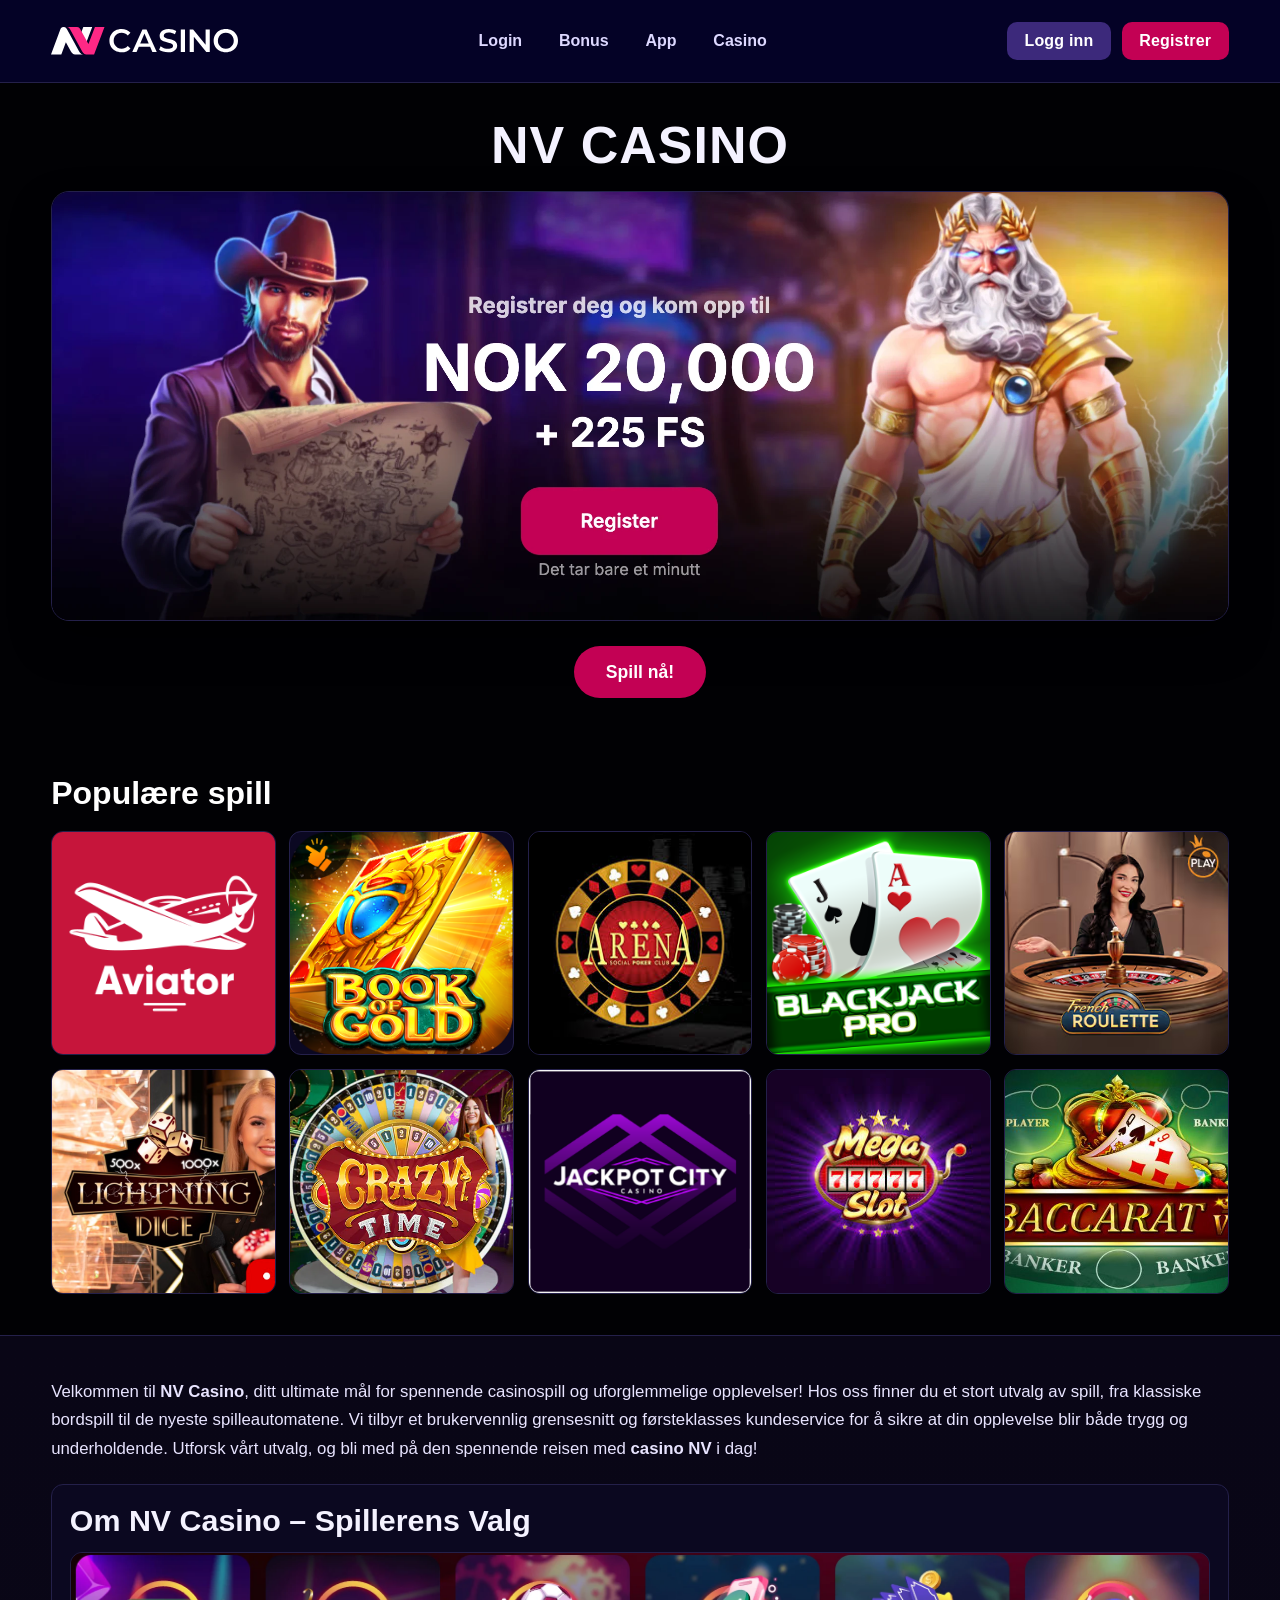
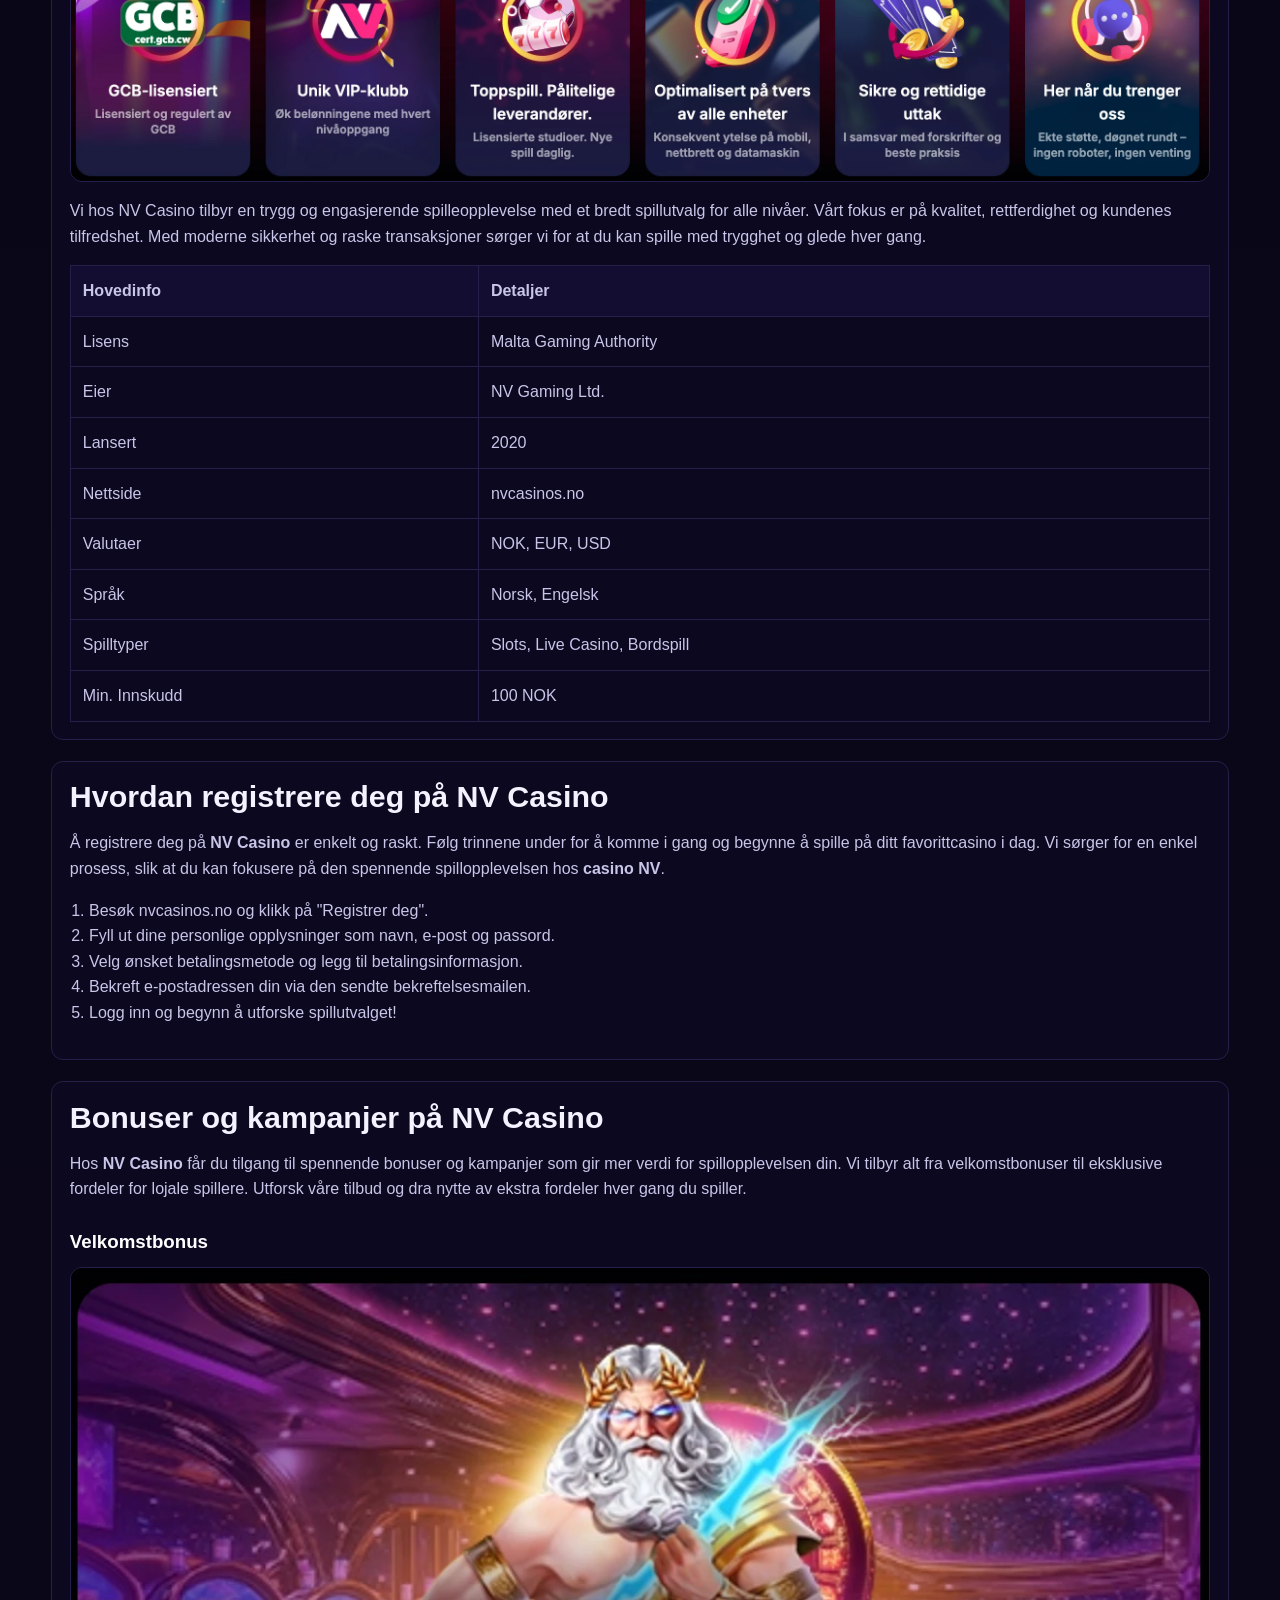
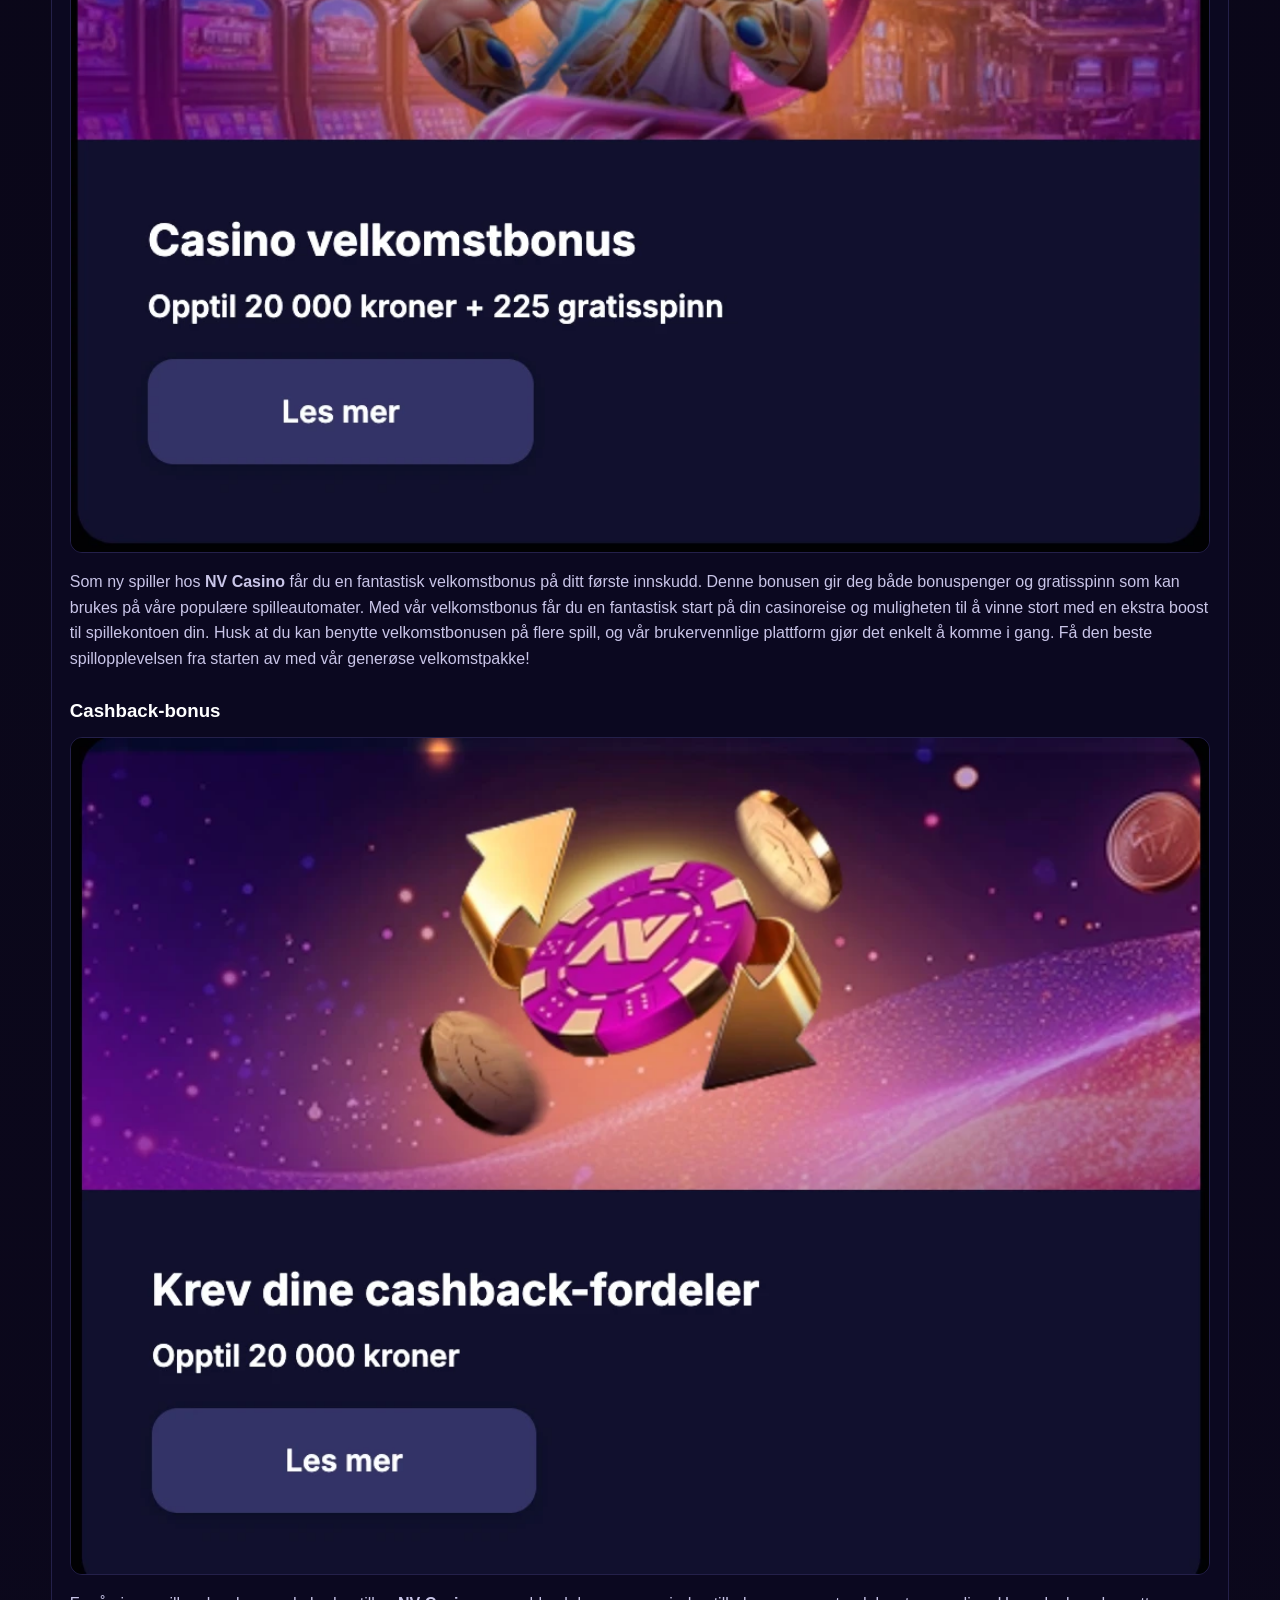
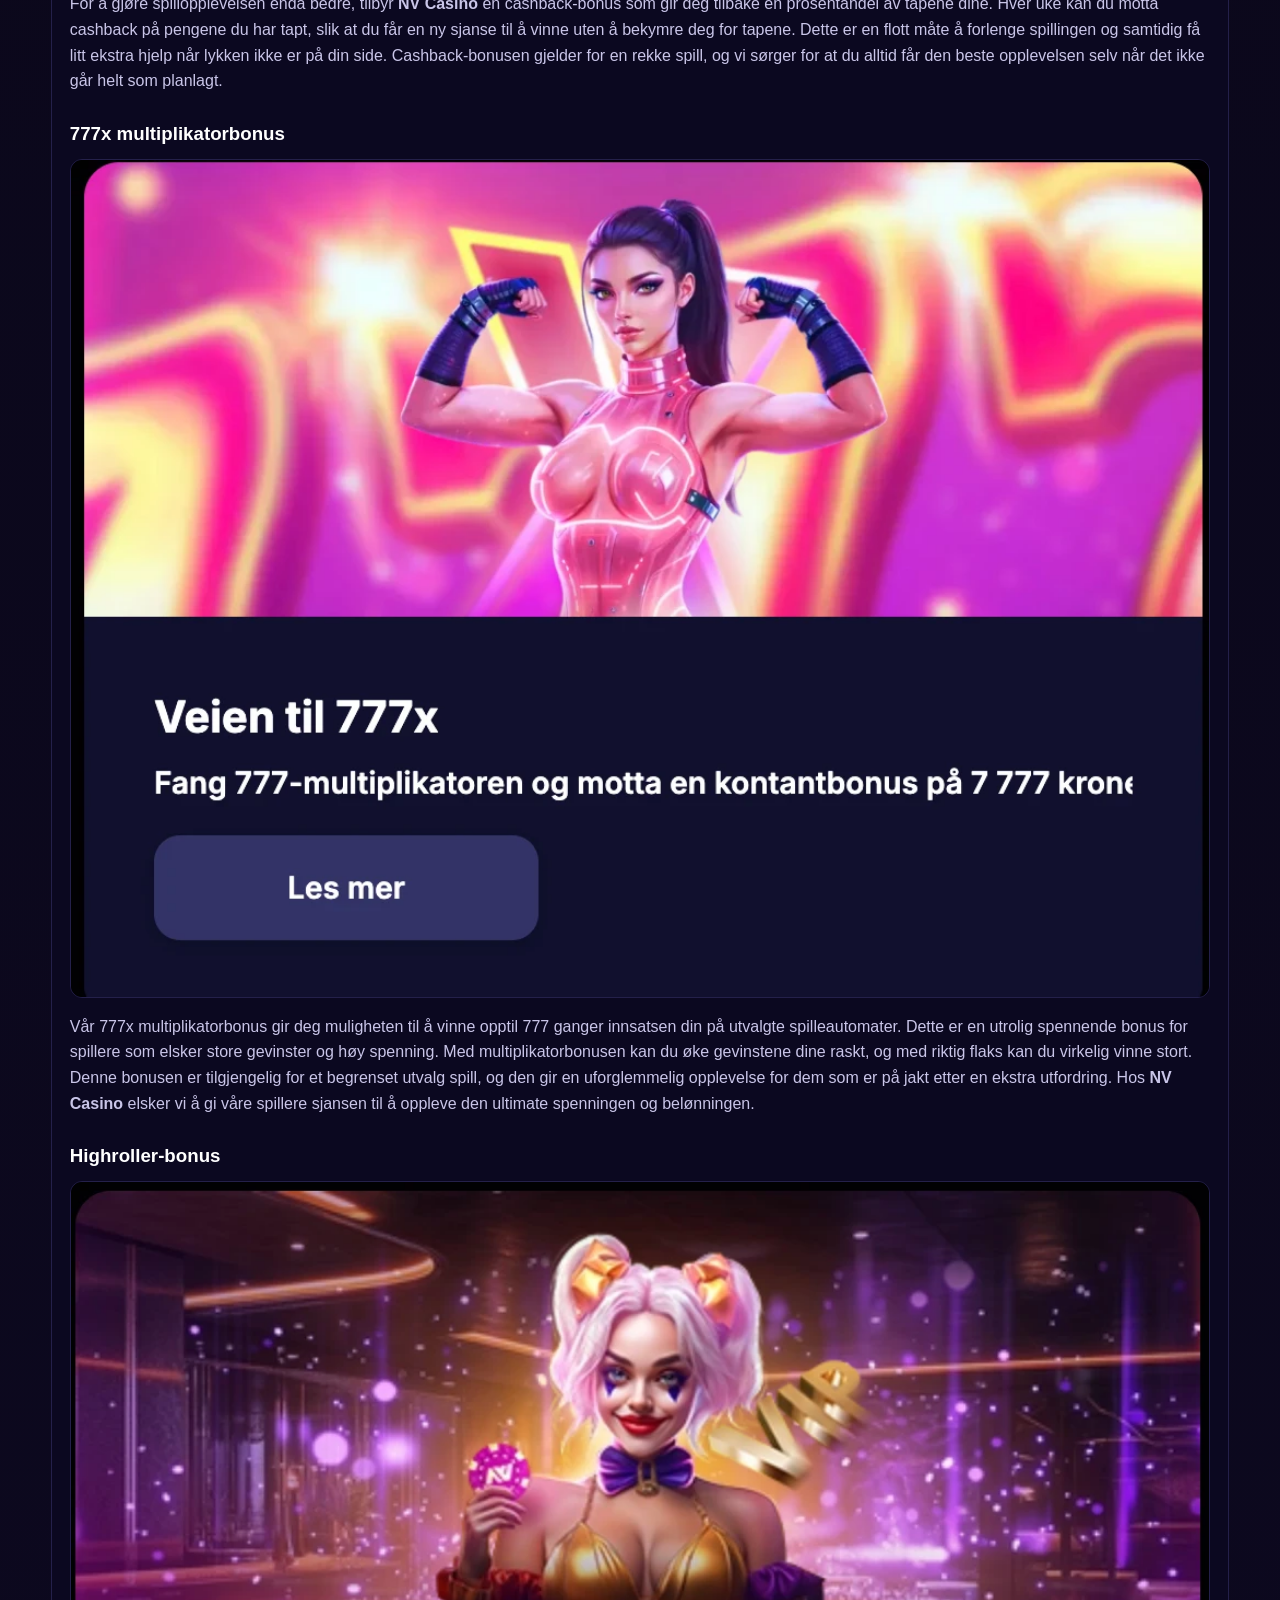
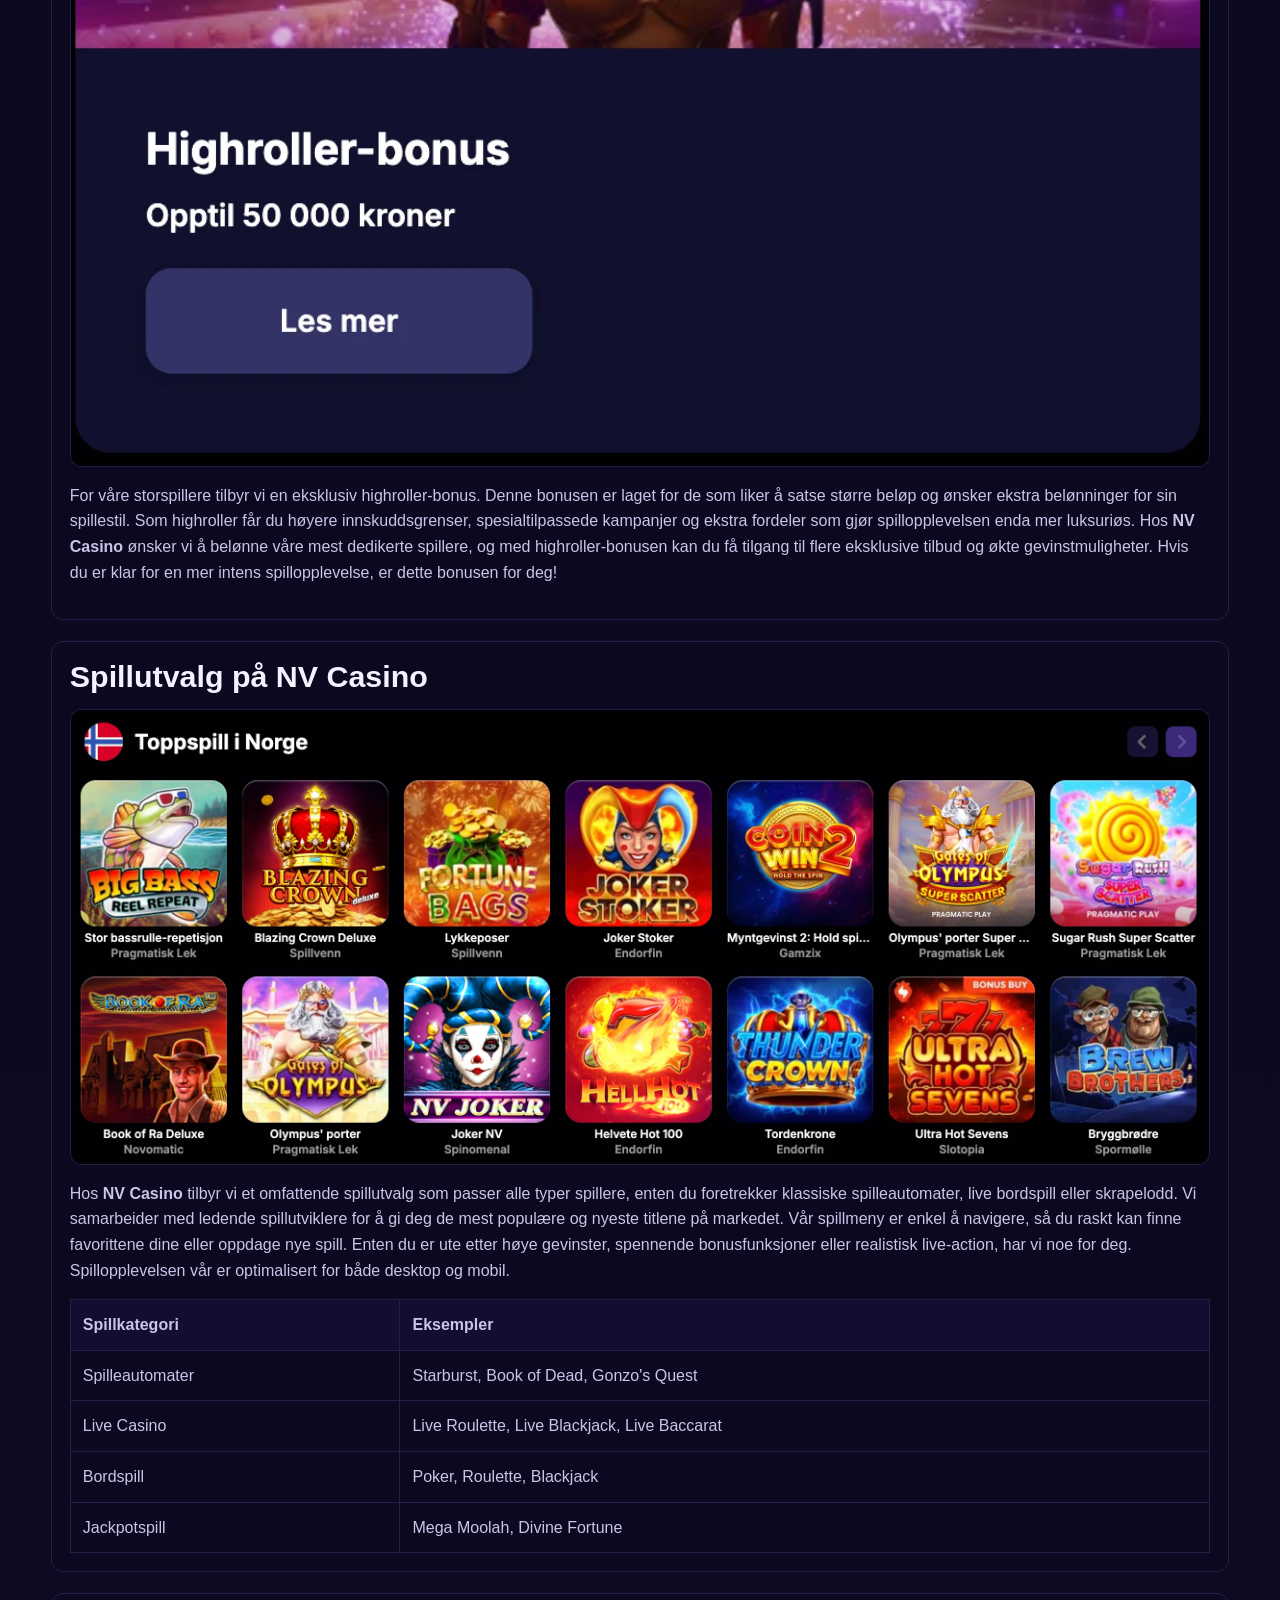
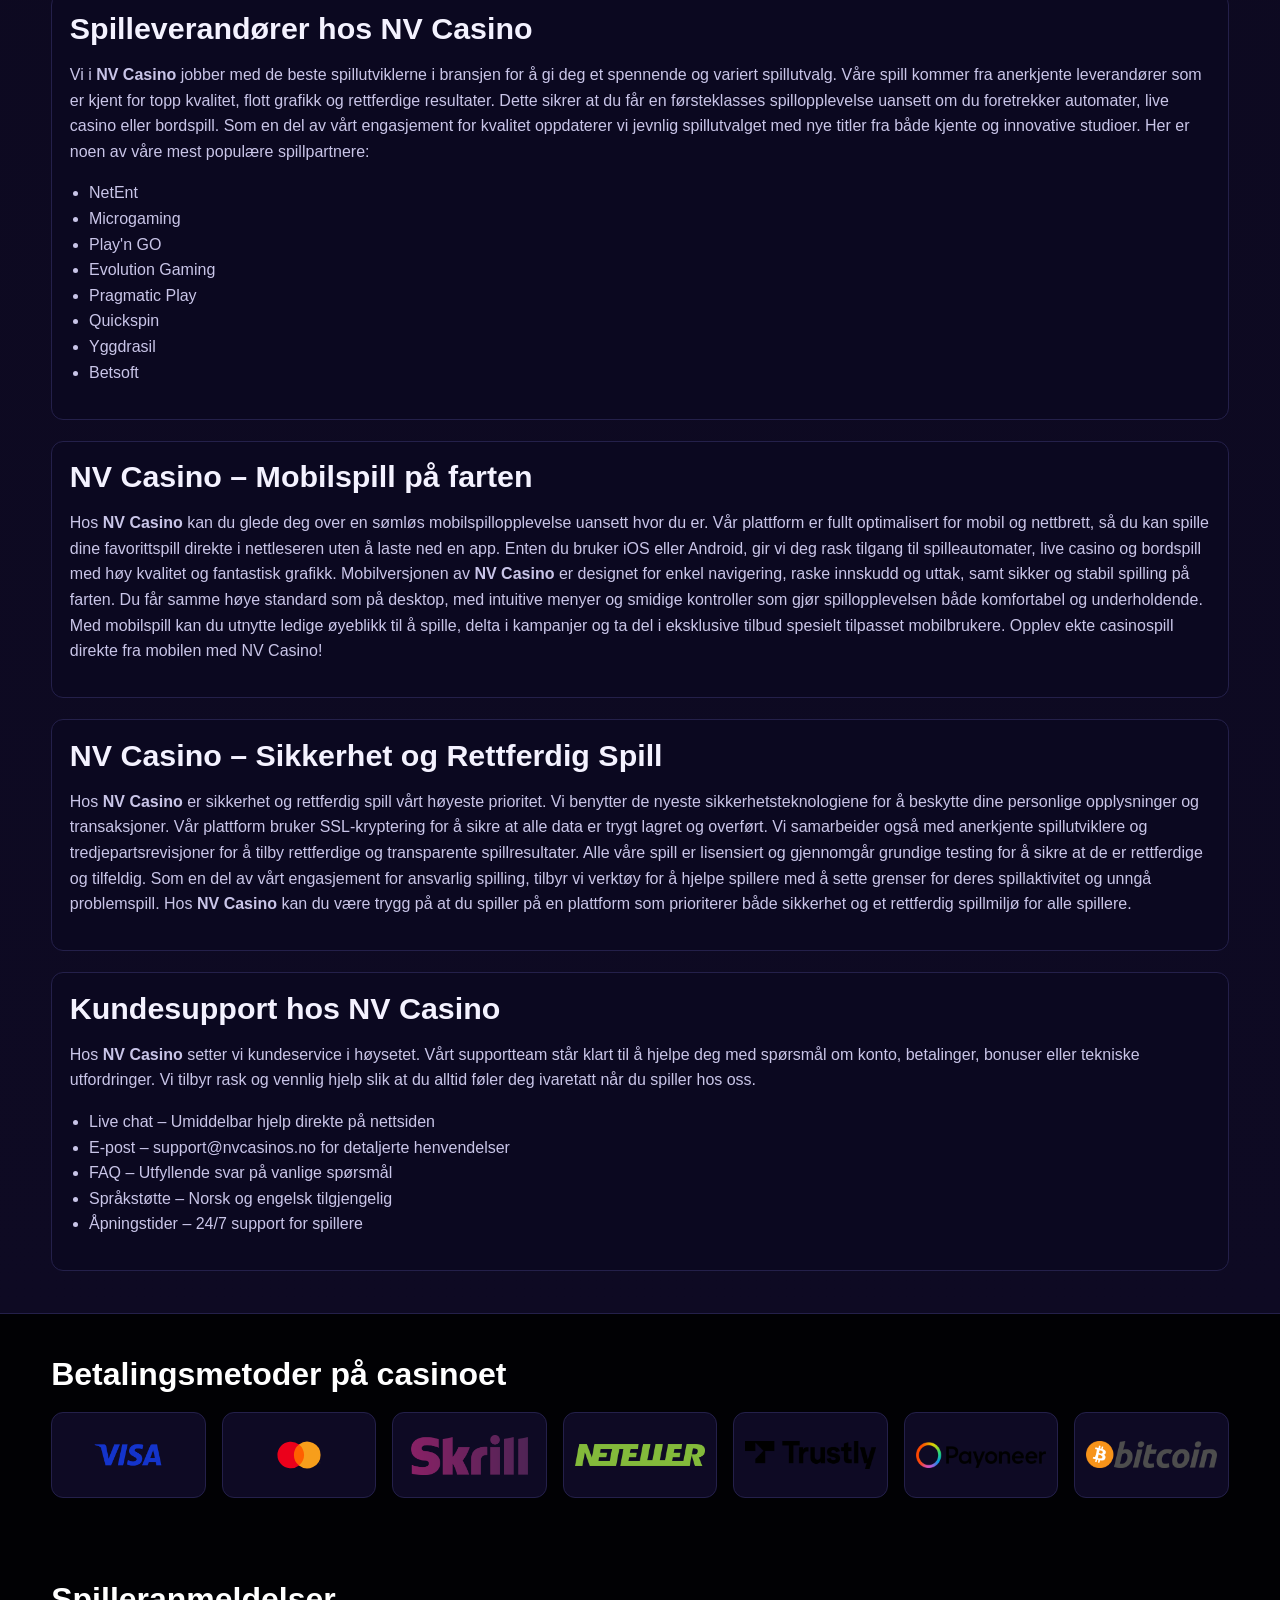
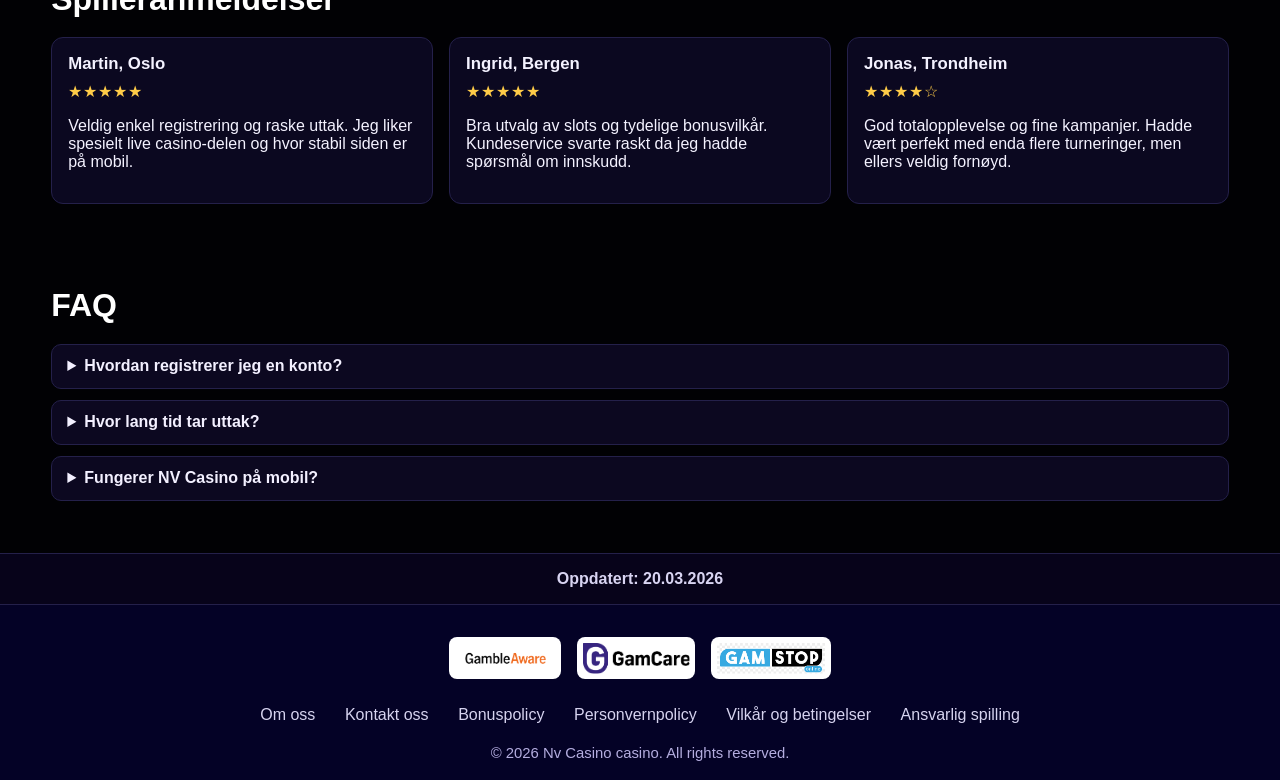
<file: index.html>
<!doctype html>
<html lang="nb">
<head>
  <meta charset="UTF-8" />
  <meta name="viewport" content="width=device-width, initial-scale=1.0" />
  <meta name="description" content="Velkommen til NV Casino! Oppdag et stort utvalg av casinospill og eksklusive bonuser. Registrer deg i dag og nyt en sikker og spennende spillopplevelse med topp kundeservice!" />
  <title>NV Casino - NOK 20,000 + 225 FS</title>
  <link rel="icon" type="image/svg+xml" href="icon.svg" />
  <style>
    :root {
      --bg-main: #010104;
      --bg-header-footer: #040226;
      --accent-main: #c30154;
      --accent-login: #3c297b;
      --text-main: #f4f2ff;
      --text-muted: #c9c5e8;
      --card-bg: #0b0822;
      --border-soft: #24204a;
      --ok: #5cd4a3;
    }

    * {
      box-sizing: border-box;
    }

    html,
    body {
      margin: 0;
      padding: 0;
      font-family: "Trebuchet MS", "Segoe UI", sans-serif;
      background: radial-gradient(circle at top, #161030 0%, var(--bg-main) 45%);
      color: var(--text-main);
    }

    a {
      color: inherit;
      text-decoration: none;
    }

    img {
      max-width: 100%;
      display: block;
    }

    .container {
      width: min(1200px, 92vw);
      margin: 0 auto;
    }

    header {
      background: var(--bg-header-footer);
      border-bottom: 1px solid var(--border-soft);
      position: sticky;
      top: 0;
      z-index: 20;
    }

    .header-inner {
      min-height: 82px;
      display: flex;
      align-items: center;
      justify-content: space-between;
      gap: 1rem;
      flex-wrap: wrap;
      padding: 0.75rem 0;
    }

    .logo {
      display: flex;
      align-items: center;
      gap: 0.75rem;
    }

    .logo img {
      height: 50px;
      width: auto;
    }

    .main-nav {
      display: flex;
      gap: 0.9rem;
      align-items: center;
      flex-wrap: wrap;
      font-weight: 700;
      color: #ddd8ff;
    }

    .main-nav a {
      padding: 0.4rem 0.7rem;
      border-radius: 8px;
      transition: background-color 0.2s ease;
    }

    .main-nav a:hover {
      background: #18133d;
    }

    .auth-buttons {
      display: flex;
      gap: 0.65rem;
      align-items: center;
      flex-wrap: wrap;
    }

    .btn {
      border: 0;
      border-radius: 10px;
      padding: 0.65rem 1.1rem;
      color: #fff;
      font-weight: 800;
      cursor: pointer;
      letter-spacing: 0.2px;
      display: inline-block;
    }

    .btn-register {
      background: var(--accent-main);
    }

    .btn-login {
      background: var(--accent-login);
    }

    main {
      background: var(--bg-main);
    }

    .hero {
      padding: 2rem 0 1.8rem;
      text-align: center;
    }

    .hero h1 {
      margin: 0 0 1rem;
      font-size: clamp(2rem, 5vw, 3.25rem);
      letter-spacing: 1px;
      text-transform: uppercase;
    }

    .hero-banner {
      border-radius: 18px;
      overflow: hidden;
      border: 1px solid var(--border-soft);
      box-shadow: 0 20px 40px rgba(0, 0, 0, 0.45);
    }

    .cta-wrap {
      display: flex;
      justify-content: center;
      padding: 1.6rem 0 0.4rem;
    }

    .cta {
      background: var(--accent-main);
      color: #fff;
      border: 0;
      border-radius: 999px;
      padding: 0.95rem 2rem;
      font-size: 1.1rem;
      font-weight: 900;
      cursor: pointer;
      animation: pulse 1.6s infinite;
      box-shadow: 0 0 0 0 rgba(195, 1, 84, 0.8);
    }

    @keyframes pulse {
      0% {
        transform: scale(1);
        box-shadow: 0 0 0 0 rgba(195, 1, 84, 0.75);
      }
      70% {
        transform: scale(1.03);
        box-shadow: 0 0 0 22px rgba(195, 1, 84, 0);
      }
      100% {
        transform: scale(1);
        box-shadow: 0 0 0 0 rgba(195, 1, 84, 0);
      }
    }

    section {
      padding: 2.6rem 0;
    }

    .section-title {
      margin: 0 0 1.2rem;
      font-size: clamp(1.4rem, 3vw, 2rem);
      color: #ffffff;
    }

    .games-grid {
      display: grid;
      grid-template-columns: repeat(5, minmax(0, 1fr));
      gap: 0.85rem;
    }

    .game-card {
      display: block;
      background: var(--card-bg);
      border: 1px solid var(--border-soft);
      border-radius: 12px;
      overflow: hidden;
      aspect-ratio: 1 / 1;
      position: relative;
    }

    .game-card img {
      width: 100%;
      height: 100%;
      object-fit: cover;
    }

    .seo {
      background: linear-gradient(180deg, #090616 0%, #0e0a23 100%);
      border-top: 1px solid var(--border-soft);
      border-bottom: 1px solid var(--border-soft);
    }

    .seo .container {
      display: grid;
      gap: 1.3rem;
    }

    .seo .lead {
      margin: 0;
      font-size: 1.05rem;
      color: #e8e4ff;
      line-height: 1.7;
    }

    .seo-block {
      background: #0b0820;
      border: 1px solid var(--border-soft);
      border-radius: 12px;
      padding: 1.1rem;
    }

    .seo-block h2 {
      margin-top: 0;
      margin-bottom: 0.75rem;
      font-size: clamp(1.3rem, 2.6vw, 1.9rem);
    }

    .seo p,
    .seo li,
    .seo td,
    .seo th {
      color: var(--text-muted);
      line-height: 1.6;
    }

    .seo h3 {
      margin-top: 1.8rem;
      margin-bottom: 0.6rem;
      color: #fff;
    }

    .seo ul,
    .seo ol {
      padding-left: 1.2rem;
    }

    .content-image {
      margin: 0.9rem 0 1rem;
      border: 1px solid var(--border-soft);
      border-radius: 12px;
      overflow: hidden;
      background: #090617;
    }

    .content-image img {
      width: 100%;
      height: auto;
      object-fit: cover;
    }

    table {
      width: 100%;
      border-collapse: collapse;
      margin-top: 1rem;
      background: #0b0820;
      border: 1px solid var(--border-soft);
    }

    th,
    td {
      border: 1px solid var(--border-soft);
      padding: 0.75rem;
      text-align: left;
    }

    th {
      color: #fff;
      background: #120d31;
    }

    .payments {
      display: grid;
      grid-template-columns: repeat(auto-fit, minmax(120px, 1fr));
      gap: 1rem;
      align-items: center;
    }

    .payment-item {
      background: #0e0a24;
      border: 1px solid var(--border-soft);
      border-radius: 12px;
      min-height: 86px;
      display: grid;
      place-items: center;
      padding: 0.7rem;
    }

    .payment-item img {
      max-height: 40px;
      width: auto;
      object-fit: contain;
    }

    .reviews-grid {
      display: grid;
      grid-template-columns: repeat(3, minmax(0, 1fr));
      gap: 1rem;
    }

    .review {
      background: #0b0820;
      border: 1px solid var(--border-soft);
      border-radius: 12px;
      padding: 1rem;
    }

    .review h3 {
      margin-top: 0;
      margin-bottom: 0.5rem;
      font-size: 1.05rem;
    }

    .stars {
      color: #ffcc48;
      margin-bottom: 0.6rem;
      letter-spacing: 1px;
    }

    .faq details {
      background: #0c0820;
      border: 1px solid var(--border-soft);
      border-radius: 10px;
      padding: 0.8rem 0.95rem;
      margin-bottom: 0.65rem;
    }

    .faq summary {
      cursor: pointer;
      font-weight: 700;
      color: #f3f0ff;
    }

    .faq p {
      margin-bottom: 0;
      color: var(--text-muted);
    }

    .updated {
      border-top: 1px solid var(--border-soft);
      border-bottom: 1px solid var(--border-soft);
      background: #07031a;
      text-align: center;
      padding: 1rem 0;
      color: #d8d4f2;
      font-weight: 700;
    }

    footer {
      background: var(--bg-header-footer);
      padding: 2rem 0 1.2rem;
    }

    .trust-logos {
      display: flex;
      gap: 1rem;
      justify-content: center;
      flex-wrap: wrap;
      margin-bottom: 1.4rem;
    }

    .trust-logos img {
      height: 42px;
      width: auto;
      background: #fff;
      border-radius: 8px;
      padding: 0.35rem;
    }

    .footer-links {
      display: flex;
      justify-content: center;
      gap: 0.85rem;
      flex-wrap: wrap;
      margin-bottom: 1rem;
      color: #d6d3ef;
    }

    .footer-links a {
      padding: 0.3rem 0.5rem;
      border-radius: 6px;
    }

    .footer-links a:hover {
      background: #17123f;
    }

    .copyright {
      text-align: center;
      color: #b4addf;
      font-size: 0.93rem;
      margin: 0;
    }

    @media (max-width: 980px) {
      .games-grid {
        grid-template-columns: repeat(3, minmax(0, 1fr));
      }

      .reviews-grid {
        grid-template-columns: 1fr;
      }
    }

    @media (max-width: 640px) {
      .header-inner {
        justify-content: center;
      }

      .games-grid {
        grid-template-columns: repeat(2, minmax(0, 1fr));
      }

      .main-nav,
      .auth-buttons {
        justify-content: center;
      }
    }
  </style>
</head>
<body>
  <header>
    <div class="container header-inner">
      <a class="logo" href="index.html">
        <img src="nvcasino logo.svg" alt="NV Casino logo" />
      </a>

      <nav class="main-nav" aria-label="Main navigation">
        <a href="login/">Login</a>
        <a href="bonus/">Bonus</a>
        <a href="app/">App</a>
        <a href="/">Casino</a>
      </nav>

      <div class="auth-buttons">
        <a class="btn btn-login" href="login/">Logg inn</a>
        <a class="btn btn-register" href="/go/">Registrer</a>
      </div>
    </div>
  </header>

  <main>
    <section class="hero">
      <div class="container">
        <h1>NV Casino</h1>
        <div class="hero-banner">
          <img src="nv casino images/nv casino.webp" alt="NV Casino banner" />
        </div>
        <div class="cta-wrap">
          <a class="cta" href="/go/">Spill nå!</a>
        </div>
      </div>
    </section>

    <section>
      <div class="container">
        <h2 class="section-title">Populære spill</h2>
        <div class="games-grid">
          <a class="game-card" href="/go/"><img src="game images/aviatorlogo.png" alt="Aviator" /></a>
          <a class="game-card" href="/go/"><img src="game images/bookofgold.png" alt="Book of Gold" /></a>
          <a class="game-card" href="/go/"><img src="game images/poker arena.jpeg" alt="Poker Arena" /></a>
          <a class="game-card" href="/go/"><img src="game images/blackjackpro.png" alt="Blackjack Pro" /></a>
          <a class="game-card" href="/go/"><img src="game images/roulette live.avif" alt="Roulette Live" /></a>
          <a class="game-card" href="/go/"><img src="game images/lightning dice.jpg" alt="Lightning Dice" /></a>
          <a class="game-card" href="/go/"><img src="game images/crazytime.webp" alt="Crazy Time" /></a>
          <a class="game-card" href="/go/"><img src="game images/jackpotcity.webp" alt="Jackpot City" /></a>
          <a class="game-card" href="/go/"><img src="game images/megaslots.jpeg" alt="Mega Slots" /></a>
          <a class="game-card" href="/go/"><img src="game images/baccaratvip.jpg" alt="Baccarat VIP" /></a>
        </div>
      </div>
    </section>

    <section class="seo">
      <div class="container">
        <p class="lead">
          Velkommen til <strong>NV Casino</strong>, ditt ultimate mål for spennende casinospill og uforglemmelige opplevelser!
          Hos oss finner du et stort utvalg av spill, fra klassiske bordspill til de nyeste spilleautomatene. Vi tilbyr et
          brukervennlig grensesnitt og førsteklasses kundeservice for å sikre at din opplevelse blir både trygg og underholdende.
          Utforsk vårt utvalg, og bli med på den spennende reisen med <strong>casino NV</strong> i dag!
        </p>

        <article class="seo-block">
          <h2>Om NV Casino – Spillerens Valg</h2>
          <figure class="content-image">
            <img src="nv casino images/welcome to nv casino.webp" alt="Welcome to NV Casino" />
          </figure>
          <p>
            Vi hos NV Casino tilbyr en trygg og engasjerende spilleopplevelse med et bredt spillutvalg for alle nivåer.
            Vårt fokus er på kvalitet, rettferdighet og kundenes tilfredshet. Med moderne sikkerhet og raske transaksjoner
            sørger vi for at du kan spille med trygghet og glede hver gang.
          </p>
          <table>
            <tr><th>Hovedinfo</th><th>Detaljer</th></tr>
            <tr><td>Lisens</td><td>Malta Gaming Authority</td></tr>
            <tr><td>Eier</td><td>NV Gaming Ltd.</td></tr>
            <tr><td>Lansert</td><td>2020</td></tr>
            <tr><td>Nettside</td><td><a href="https://nvcasinos.no">nvcasinos.no</a></td></tr>
            <tr><td>Valutaer</td><td>NOK, EUR, USD</td></tr>
            <tr><td>Språk</td><td>Norsk, Engelsk</td></tr>
            <tr><td>Spilltyper</td><td>Slots, Live Casino, Bordspill</td></tr>
            <tr><td>Min. Innskudd</td><td>100 NOK</td></tr>
          </table>
        </article>

        <article class="seo-block" id="register">
          <h2>Hvordan registrere deg på NV Casino</h2>
          <p>
            Å registrere deg på <strong>NV Casino</strong> er enkelt og raskt. Følg trinnene under for å komme i gang og
            begynne å spille på ditt favorittcasino i dag. Vi sørger for en enkel prosess, slik at du kan fokusere på den
            spennende spillopplevelsen hos <strong>casino NV</strong>.
          </p>
          <ol>
            <li>Besøk <a href="https://nvcasinos.no">nvcasinos.no</a> og klikk på "Registrer deg".</li>
            <li>Fyll ut dine personlige opplysninger som navn, e-post og passord.</li>
            <li>Velg ønsket betalingsmetode og legg til betalingsinformasjon.</li>
            <li>Bekreft e-postadressen din via den sendte bekreftelsesmailen.</li>
            <li>Logg inn og begynn å utforske spillutvalget!</li>
          </ol>
        </article>

        <article class="seo-block">
          <h2>Bonuser og kampanjer på NV Casino</h2>
          <p>
            Hos <strong>NV Casino</strong> får du tilgang til spennende bonuser og kampanjer som gir mer verdi for
            spillopplevelsen din. Vi tilbyr alt fra velkomstbonuser til eksklusive fordeler for lojale spillere. Utforsk
            våre tilbud og dra nytte av ekstra fordeler hver gang du spiller.
          </p>
          <h3>Velkomstbonus</h3>
          <figure class="content-image">
            <img src="nv casino images/nv casino welcome bonus.webp" alt="NV Casino velkomstbonus" />
          </figure>
          <p>
            Som ny spiller hos <strong>NV Casino</strong> får du en fantastisk velkomstbonus på ditt første innskudd. Denne
            bonusen gir deg både bonuspenger og gratisspinn som kan brukes på våre populære spilleautomater. Med vår velkomstbonus
            får du en fantastisk start på din casinoreise og muligheten til å vinne stort med en ekstra boost til spillekontoen din.
            Husk at du kan benytte velkomstbonusen på flere spill, og vår brukervennlige plattform gjør det enkelt å komme i gang.
            Få den beste spillopplevelsen fra starten av med vår generøse velkomstpakke!
          </p>
          <h3>Cashback-bonus</h3>
          <figure class="content-image">
            <img src="nv casino images/nv casino cashback.webp" alt="NV Casino cashback-bonus" />
          </figure>
          <p>
            For å gjøre spillopplevelsen enda bedre, tilbyr <strong>NV Casino</strong> en cashback-bonus som gir deg tilbake en
            prosentandel av tapene dine. Hver uke kan du motta cashback på pengene du har tapt, slik at du får en ny sjanse til å
            vinne uten å bekymre deg for tapene. Dette er en flott måte å forlenge spillingen og samtidig få litt ekstra hjelp når
            lykken ikke er på din side. Cashback-bonusen gjelder for en rekke spill, og vi sørger for at du alltid får den beste
            opplevelsen selv når det ikke går helt som planlagt.
          </p>
          <h3>777x multiplikatorbonus</h3>
          <figure class="content-image">
            <img src="nv casino images/nv casino 777x bonus.webp" alt="NV Casino 777x bonus" />
          </figure>
          <p>
            Vår 777x multiplikatorbonus gir deg muligheten til å vinne opptil 777 ganger innsatsen din på utvalgte spilleautomater.
            Dette er en utrolig spennende bonus for spillere som elsker store gevinster og høy spenning. Med multiplikatorbonusen kan
            du øke gevinstene dine raskt, og med riktig flaks kan du virkelig vinne stort. Denne bonusen er tilgjengelig for et
            begrenset utvalg spill, og den gir en uforglemmelig opplevelse for dem som er på jakt etter en ekstra utfordring.
            Hos <strong>NV Casino</strong> elsker vi å gi våre spillere sjansen til å oppleve den ultimate spenningen og belønningen.
          </p>
          <h3>Highroller-bonus</h3>
          <figure class="content-image">
            <img src="nv casino images/nv casino highroller bonus .webp" alt="NV Casino highroller-bonus" />
          </figure>
          <p>
            For våre storspillere tilbyr vi en eksklusiv highroller-bonus. Denne bonusen er laget for de som liker å satse større
            beløp og ønsker ekstra belønninger for sin spillestil. Som highroller får du høyere innskuddsgrenser, spesialtilpassede
            kampanjer og ekstra fordeler som gjør spillopplevelsen enda mer luksuriøs. Hos <strong>NV Casino</strong> ønsker vi å
            belønne våre mest dedikerte spillere, og med highroller-bonusen kan du få tilgang til flere eksklusive tilbud og økte
            gevinstmuligheter. Hvis du er klar for en mer intens spillopplevelse, er dette bonusen for deg!
          </p>
        </article>

        <article class="seo-block">
          <h2>Spillutvalg på NV Casino</h2>
          <figure class="content-image">
            <img src="nv casino images/nv casino game selection.webp" alt="NV Casino spillutvalg" />
          </figure>
          <p>
            Hos <strong>NV Casino</strong> tilbyr vi et omfattende spillutvalg som passer alle typer spillere, enten du foretrekker
            klassiske spilleautomater, live bordspill eller skrapelodd. Vi samarbeider med ledende spillutviklere for å gi deg de
            mest populære og nyeste titlene på markedet. Vår spillmeny er enkel å navigere, så du raskt kan finne favorittene dine
            eller oppdage nye spill. Enten du er ute etter høye gevinster, spennende bonusfunksjoner eller realistisk live-action,
            har vi noe for deg. Spillopplevelsen vår er optimalisert for både desktop og mobil.
          </p>
          <table>
            <tr><th>Spillkategori</th><th>Eksempler</th></tr>
            <tr><td>Spilleautomater</td><td>Starburst, Book of Dead, Gonzo's Quest</td></tr>
            <tr><td>Live Casino</td><td>Live Roulette, Live Blackjack, Live Baccarat</td></tr>
            <tr><td>Bordspill</td><td>Poker, Roulette, Blackjack</td></tr>
            <tr><td>Jackpotspill</td><td>Mega Moolah, Divine Fortune</td></tr>
          </table>
        </article>

        <article class="seo-block">
          <h2>Spilleverandører hos NV Casino</h2>
          <p>
            Vi i <strong>NV Casino</strong> jobber med de beste spillutviklerne i bransjen for å gi deg et spennende og variert
            spillutvalg. Våre spill kommer fra anerkjente leverandører som er kjent for topp kvalitet, flott grafikk og rettferdige
            resultater. Dette sikrer at du får en førsteklasses spillopplevelse uansett om du foretrekker automater, live casino
            eller bordspill. Som en del av vårt engasjement for kvalitet oppdaterer vi jevnlig spillutvalget med nye titler fra
            både kjente og innovative studioer. Her er noen av våre mest populære spillpartnere:
          </p>
          <ul>
            <li>NetEnt</li>
            <li>Microgaming</li>
            <li>Play'n GO</li>
            <li>Evolution Gaming</li>
            <li>Pragmatic Play</li>
            <li>Quickspin</li>
            <li>Yggdrasil</li>
            <li>Betsoft</li>
          </ul>
        </article>

        <article class="seo-block">
          <h2>NV Casino – Mobilspill på farten</h2>
          <p>
            Hos <strong>NV Casino</strong> kan du glede deg over en sømløs mobilspillopplevelse uansett hvor du er. Vår plattform
            er fullt optimalisert for mobil og nettbrett, så du kan spille dine favorittspill direkte i nettleseren uten å laste ned
            en app. Enten du bruker iOS eller Android, gir vi deg rask tilgang til spilleautomater, live casino og bordspill med høy
            kvalitet og fantastisk grafikk. Mobilversjonen av <strong>NV Casino</strong> er designet for enkel navigering, raske
            innskudd og uttak, samt sikker og stabil spilling på farten. Du får samme høye standard som på desktop, med intuitive
            menyer og smidige kontroller som gjør spillopplevelsen både komfortabel og underholdende. Med mobilspill kan du utnytte
            ledige øyeblikk til å spille, delta i kampanjer og ta del i eksklusive tilbud spesielt tilpasset mobilbrukere. Opplev
            ekte casinospill direkte fra mobilen med NV Casino!
          </p>
        </article>

        <article class="seo-block">
          <h2>NV Casino – Sikkerhet og Rettferdig Spill</h2>
          <p>
            Hos <strong>NV Casino</strong> er sikkerhet og rettferdig spill vårt høyeste prioritet. Vi benytter de nyeste
            sikkerhetsteknologiene for å beskytte dine personlige opplysninger og transaksjoner. Vår plattform bruker SSL-kryptering
            for å sikre at alle data er trygt lagret og overført. Vi samarbeider også med anerkjente spillutviklere og
            tredjepartsrevisjoner for å tilby rettferdige og transparente spillresultater. Alle våre spill er lisensiert og gjennomgår
            grundige testing for å sikre at de er rettferdige og tilfeldig. Som en del av vårt engasjement for ansvarlig spilling,
            tilbyr vi verktøy for å hjelpe spillere med å sette grenser for deres spillaktivitet og unngå problemspill.
            Hos <strong>NV Casino</strong> kan du være trygg på at du spiller på en plattform som prioriterer både sikkerhet og
            et rettferdig spillmiljø for alle spillere.
          </p>
        </article>

        <article class="seo-block">
          <h2>Kundesupport hos NV Casino</h2>
          <p>
            Hos <strong>NV Casino</strong> setter vi kundeservice i høysetet. Vårt supportteam står klart til å hjelpe deg med
            spørsmål om konto, betalinger, bonuser eller tekniske utfordringer. Vi tilbyr rask og vennlig hjelp slik at du alltid
            føler deg ivaretatt når du spiller hos oss.
          </p>
          <ul>
            <li>Live chat – Umiddelbar hjelp direkte på nettsiden</li>
            <li>E-post – support@nvcasinos.no for detaljerte henvendelser</li>
            <li>FAQ – Utfyllende svar på vanlige spørsmål</li>
            <li>Språkstøtte – Norsk og engelsk tilgjengelig</li>
            <li>Åpningstider – 24/7 support for spillere</li>
          </ul>
        </article>
      </div>
    </section>

    <section>
      <div class="container">
        <h2 class="section-title">Betalingsmetoder på casinoet</h2>
        <div class="payments">
          <div class="payment-item"><img src="payment methods/visa-method.png" alt="Visa" /></div>
          <div class="payment-item"><img src="payment methods/mastercard-method.svg" alt="Mastercard" /></div>
          <div class="payment-item"><img src="payment methods/skrill-method.png" alt="Skrill" /></div>
          <div class="payment-item"><img src="payment methods/neteller-method.png" alt="Neteller" /></div>
          <div class="payment-item"><img src="payment methods/trustly-method.webp" alt="Trustly" /></div>
          <div class="payment-item"><img src="payment methods/payoneer-method.png" alt="Payoneer" /></div>
          <div class="payment-item"><img src="payment methods/bitcoin-method.png" alt="Bitcoin" /></div>
        </div>
      </div>
    </section>

    <section>
      <div class="container">
        <h2 class="section-title">Spilleranmeldelser</h2>
        <div class="reviews-grid">
          <article class="review">
            <h3>Martin, Oslo</h3>
            <div class="stars" aria-label="5 av 5">★★★★★</div>
            <p>
              Veldig enkel registrering og raske uttak. Jeg liker spesielt live casino-delen og hvor stabil siden er på mobil.
            </p>
          </article>
          <article class="review">
            <h3>Ingrid, Bergen</h3>
            <div class="stars" aria-label="5 av 5">★★★★★</div>
            <p>
              Bra utvalg av slots og tydelige bonusvilkår. Kundeservice svarte raskt da jeg hadde spørsmål om innskudd.
            </p>
          </article>
          <article class="review">
            <h3>Jonas, Trondheim</h3>
            <div class="stars" aria-label="4 av 5">★★★★☆</div>
            <p>
              God totalopplevelse og fine kampanjer. Hadde vært perfekt med enda flere turneringer, men ellers veldig fornøyd.
            </p>
          </article>
        </div>
      </div>
    </section>

    <section class="faq">
      <div class="container">
        <h2 class="section-title">FAQ</h2>
        <details>
          <summary>Hvordan registrerer jeg en konto?</summary>
          <p>Klikk på «Registrer» i headeren, fyll inn informasjonen din og fullfør bekreftelsen.</p>
        </details>
        <details>
          <summary>Hvor lang tid tar uttak?</summary>
          <p>De fleste uttak behandles samme dag, men bankmetoder kan ta litt lengre tid.</p>
        </details>
        <details>
          <summary>Fungerer NV Casino på mobil?</summary>
          <p>Ja, nettsiden er fullt responsiv og fungerer godt på både iOS- og Android-enheter.</p>
        </details>
      </div>
    </section>

    <section class="updated" aria-label="updated-date">
      Oppdatert: 20.03.2026
    </section>
  </main>

  <footer>
    <div class="container">
      <div class="trust-logos" aria-label="Trust badges">
        <a href="https://www.begambleaware.org/" target="_blank" rel="noopener noreferrer nofollow"><img src="trust badges/gambleaware.png" alt="GambleAware" /></a>
        <a href="https://www.gamcare.org.uk/" target="_blank" rel="noopener noreferrer nofollow"><img src="trust badges/GamCare.png" alt="GamCare" /></a>
        <a href="https://www.gamstop.co.uk/" target="_blank" rel="noopener noreferrer nofollow"><img src="trust badges/gamstop.png" alt="GAMSTOP" /></a>
      </div>

      <nav class="footer-links" aria-label="Footer links">
        <a href="about-us/">Om oss</a>
        <a href="contact-us/">Kontakt oss</a>
        <a href="bonus-policy/">Bonuspolicy</a>
        <a href="privacy-policy/">Personvernpolicy</a>
        <a href="terms-and-conditions/">Vilkår og betingelser</a>
        <a href="responsible-gambling/">Ansvarlig spilling</a>
      </nav>

      <p class="copyright">© 2026 Nv Casino casino. All rights reserved.</p>
    </div>
  </footer>
</body>
</html>
</file>
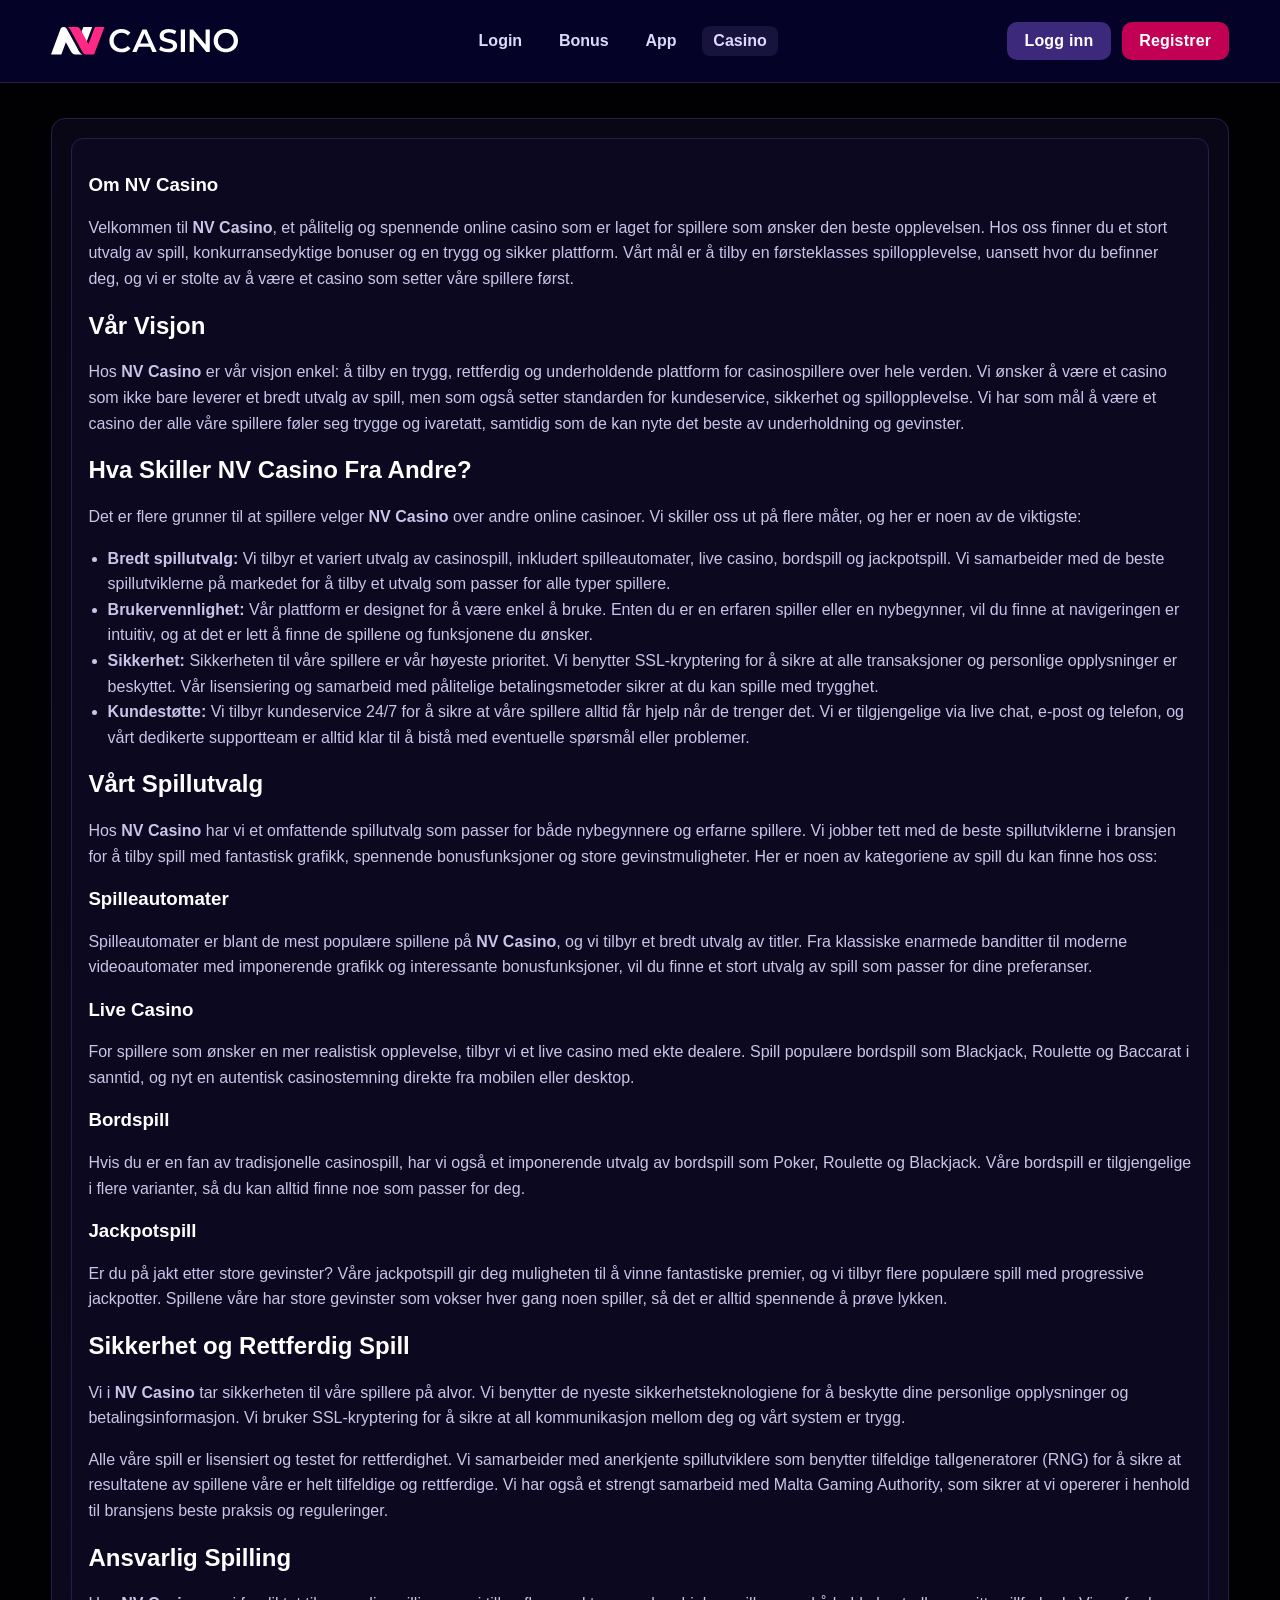
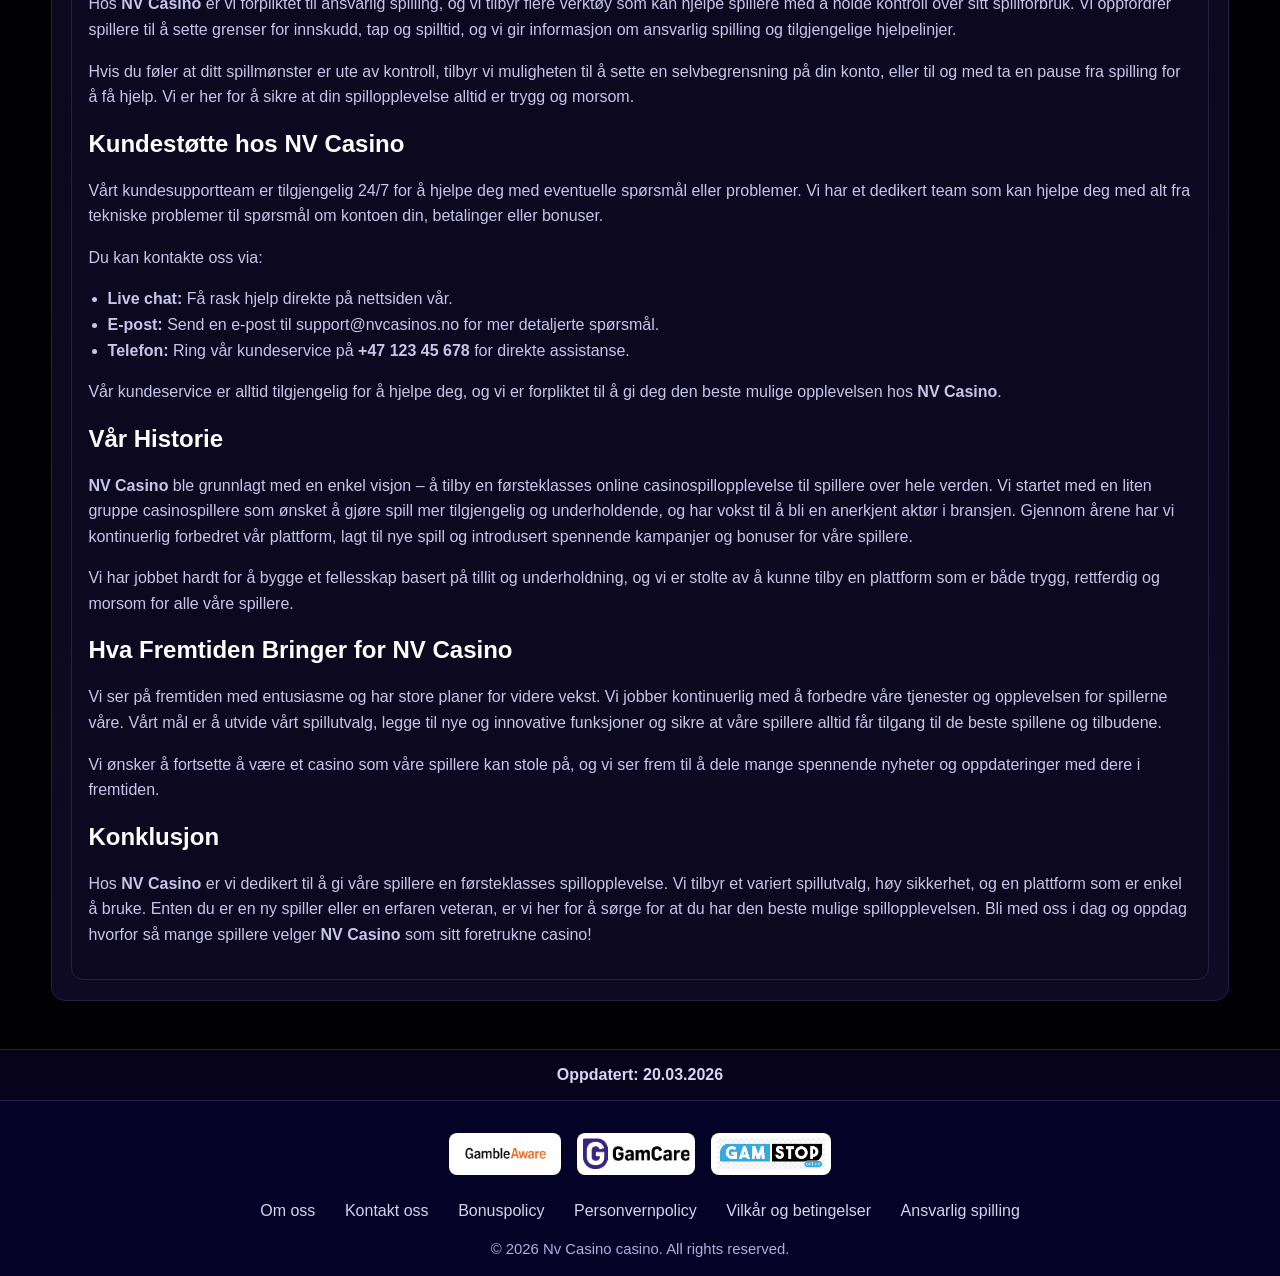
<file: about-us/index.html>
<!doctype html>
<html lang="nb">
<head>
  <meta charset="UTF-8" />
  <meta name="viewport" content="width=device-width, initial-scale=1.0" />
  <meta name="description" content="Lær mer om NV Casino! Vi er dedikert til å tilby våre spillere den beste casinospillopplevelsen. Oppdag vårt spillutvalg, vårt engasjement for sikkerhet og kundeservice." />
  <title>Om NV Casino – Bli Kjent Med Oss</title>
  <link rel="icon" type="image/svg+xml" href="../icon.svg" />
  <link rel="stylesheet" href="../internal-pages.css" />
</head>
<body>
  <header>
    <div class="container header-inner">
      <a class="logo" href="../">
        <img src="../nvcasino logo.svg" alt="NV Casino logo" />
      </a>

      <nav class="main-nav" aria-label="Main navigation">
        <a href="../login/">Login</a>
        <a href="../bonus/">Bonus</a>
        <a href="../app/">App</a>
        <a href="/" class="active">Casino</a>
      </nav>

      <div class="auth-buttons">
        <a class="btn btn-login" href="../login/">Logg inn</a>
        <a class="btn btn-register" href="/go/">Registrer</a>
      </div>
    </div>
  </header>

  <main>
    <section class="page-content">
      <div class="container">
        <div class="rich-content">
<section>
  <h1>Om NV Casino</h1>
  <p>Velkommen til <strong>NV Casino</strong>, et pålitelig og spennende online casino som er laget for spillere som ønsker den beste opplevelsen. Hos oss finner du et stort utvalg av spill, konkurransedyktige bonuser og en trygg og sikker plattform. Vårt mål er å tilby en førsteklasses spillopplevelse, uansett hvor du befinner deg, og vi er stolte av å være et casino som setter våre spillere først.</p>
  <h2>Vår Visjon</h2>
  <p>Hos <strong>NV Casino</strong> er vår visjon enkel: å tilby en trygg, rettferdig og underholdende plattform for casinospillere over hele verden. Vi ønsker å være et casino som ikke bare leverer et bredt utvalg av spill, men som også setter standarden for kundeservice, sikkerhet og spillopplevelse. Vi har som mål å være et casino der alle våre spillere føler seg trygge og ivaretatt, samtidig som de kan nyte det beste av underholdning og gevinster.</p>
  <h2>Hva Skiller NV Casino Fra Andre?</h2>
  <p>Det er flere grunner til at spillere velger <strong>NV Casino</strong> over andre online casinoer. Vi skiller oss ut på flere måter, og her er noen av de viktigste:</p>
  <ul>
    <li><strong>Bredt spillutvalg:</strong> Vi tilbyr et variert utvalg av casinospill, inkludert spilleautomater, live casino, bordspill og jackpotspill. Vi samarbeider med de beste spillutviklerne på markedet for å tilby et utvalg som passer for alle typer spillere.</li>
    <li><strong>Brukervennlighet:</strong> Vår plattform er designet for å være enkel å bruke. Enten du er en erfaren spiller eller en nybegynner, vil du finne at navigeringen er intuitiv, og at det er lett å finne de spillene og funksjonene du ønsker.</li>
    <li><strong>Sikkerhet:</strong> Sikkerheten til våre spillere er vår høyeste prioritet. Vi benytter SSL-kryptering for å sikre at alle transaksjoner og personlige opplysninger er beskyttet. Vår lisensiering og samarbeid med pålitelige betalingsmetoder sikrer at du kan spille med trygghet.</li>
    <li><strong>Kundestøtte:</strong> Vi tilbyr kundeservice 24/7 for å sikre at våre spillere alltid får hjelp når de trenger det. Vi er tilgjengelige via live chat, e-post og telefon, og vårt dedikerte supportteam er alltid klar til å bistå med eventuelle spørsmål eller problemer.</li>
  </ul>
  <h2>Vårt Spillutvalg</h2>
  <p>Hos <strong>NV Casino</strong> har vi et omfattende spillutvalg som passer for både nybegynnere og erfarne spillere. Vi jobber tett med de beste spillutviklerne i bransjen for å tilby spill med fantastisk grafikk, spennende bonusfunksjoner og store gevinstmuligheter. Her er noen av kategoriene av spill du kan finne hos oss:</p>
  <h3>Spilleautomater</h3>
  <p>Spilleautomater er blant de mest populære spillene på <strong>NV Casino</strong>, og vi tilbyr et bredt utvalg av titler. Fra klassiske enarmede banditter til moderne videoautomater med imponerende grafikk og interessante bonusfunksjoner, vil du finne et stort utvalg av spill som passer for dine preferanser.</p>
  <h3>Live Casino</h3>
  <p>For spillere som ønsker en mer realistisk opplevelse, tilbyr vi et live casino med ekte dealere. Spill populære bordspill som Blackjack, Roulette og Baccarat i sanntid, og nyt en autentisk casinostemning direkte fra mobilen eller desktop.</p>
  <h3>Bordspill</h3>
  <p>Hvis du er en fan av tradisjonelle casinospill, har vi også et imponerende utvalg av bordspill som Poker, Roulette og Blackjack. Våre bordspill er tilgjengelige i flere varianter, så du kan alltid finne noe som passer for deg.</p>
  <h3>Jackpotspill</h3>
  <p>Er du på jakt etter store gevinster? Våre jackpotspill gir deg muligheten til å vinne fantastiske premier, og vi tilbyr flere populære spill med progressive jackpotter. Spillene våre har store gevinster som vokser hver gang noen spiller, så det er alltid spennende å prøve lykken.</p>
  <h2>Sikkerhet og Rettferdig Spill</h2>
  <p>Vi i <strong>NV Casino</strong> tar sikkerheten til våre spillere på alvor. Vi benytter de nyeste sikkerhetsteknologiene for å beskytte dine personlige opplysninger og betalingsinformasjon. Vi bruker SSL-kryptering for å sikre at all kommunikasjon mellom deg og vårt system er trygg.</p>
  <p>Alle våre spill er lisensiert og testet for rettferdighet. Vi samarbeider med anerkjente spillutviklere som benytter tilfeldige tallgeneratorer (RNG) for å sikre at resultatene av spillene våre er helt tilfeldige og rettferdige. Vi har også et strengt samarbeid med Malta Gaming Authority, som sikrer at vi opererer i henhold til bransjens beste praksis og reguleringer.</p>
  <h2>Ansvarlig Spilling</h2>
  <p>Hos <strong>NV Casino</strong> er vi forpliktet til ansvarlig spilling, og vi tilbyr flere verktøy som kan hjelpe spillere med å holde kontroll over sitt spillforbruk. Vi oppfordrer spillere til å sette grenser for innskudd, tap og spilltid, og vi gir informasjon om ansvarlig spilling og tilgjengelige hjelpelinjer.</p>
  <p>Hvis du føler at ditt spillmønster er ute av kontroll, tilbyr vi muligheten til å sette en selvbegrensning på din konto, eller til og med ta en pause fra spilling for å få hjelp. Vi er her for å sikre at din spillopplevelse alltid er trygg og morsom.</p>
  <h2>Kundestøtte hos NV Casino</h2>
  <p>Vårt kundesupportteam er tilgjengelig 24/7 for å hjelpe deg med eventuelle spørsmål eller problemer. Vi har et dedikert team som kan hjelpe deg med alt fra tekniske problemer til spørsmål om kontoen din, betalinger eller bonuser.</p>
  <p>Du kan kontakte oss via:</p>
  <ul>
    <li><strong>Live chat:</strong> Få rask hjelp direkte på nettsiden vår.</li>
    <li><strong>E-post:</strong> Send en e-post til <a href="mailto:support@nvcasinos.no">support@nvcasinos.no</a> for mer detaljerte spørsmål.</li>
    <li><strong>Telefon:</strong> Ring vår kundeservice på <strong>+47 123 45 678</strong> for direkte assistanse.</li>
  </ul>
  <p>Vår kundeservice er alltid tilgjengelig for å hjelpe deg, og vi er forpliktet til å gi deg den beste mulige opplevelsen hos <strong>NV Casino</strong>.</p>
  <h2>Vår Historie</h2>
  <p><strong>NV Casino</strong> ble grunnlagt med en enkel visjon – å tilby en førsteklasses online casinospillopplevelse til spillere over hele verden. Vi startet med en liten gruppe casinospillere som ønsket å gjøre spill mer tilgjengelig og underholdende, og har vokst til å bli en anerkjent aktør i bransjen. Gjennom årene har vi kontinuerlig forbedret vår plattform, lagt til nye spill og introdusert spennende kampanjer og bonuser for våre spillere.</p>
  <p>Vi har jobbet hardt for å bygge et fellesskap basert på tillit og underholdning, og vi er stolte av å kunne tilby en plattform som er både trygg, rettferdig og morsom for alle våre spillere.</p>
  <h2>Hva Fremtiden Bringer for NV Casino</h2>
  <p>Vi ser på fremtiden med entusiasme og har store planer for videre vekst. Vi jobber kontinuerlig med å forbedre våre tjenester og opplevelsen for spillerne våre. Vårt mål er å utvide vårt spillutvalg, legge til nye og innovative funksjoner og sikre at våre spillere alltid får tilgang til de beste spillene og tilbudene.</p>
  <p>Vi ønsker å fortsette å være et casino som våre spillere kan stole på, og vi ser frem til å dele mange spennende nyheter og oppdateringer med dere i fremtiden.</p>
  <h2>Konklusjon</h2>
  <p>Hos <strong>NV Casino</strong> er vi dedikert til å gi våre spillere en førsteklasses spillopplevelse. Vi tilbyr et variert spillutvalg, høy sikkerhet, og en plattform som er enkel å bruke. Enten du er en ny spiller eller en erfaren veteran, er vi her for å sørge for at du har den beste mulige spillopplevelsen. Bli med oss i dag og oppdag hvorfor så mange spillere velger <strong>NV Casino</strong> som sitt foretrukne casino!</p>
</section>
        </div>
      </div>
    </section>

    <section class="updated" aria-label="updated-date">
      Oppdatert: 20.03.2026
    </section>
  </main>

  <footer>
    <div class="container">
      <div class="trust-logos" aria-label="Trust badges">
        <a href="https://www.begambleaware.org/" target="_blank" rel="noopener noreferrer nofollow"><img src="../trust badges/gambleaware.png" alt="GambleAware" /></a>
        <a href="https://www.gamcare.org.uk/" target="_blank" rel="noopener noreferrer nofollow"><img src="../trust badges/GamCare.png" alt="GamCare" /></a>
        <a href="https://www.gamstop.co.uk/" target="_blank" rel="noopener noreferrer nofollow"><img src="../trust badges/gamstop.png" alt="GAMSTOP" /></a>
      </div>

      <nav class="footer-links" aria-label="Footer links">
        <a href="../about-us/">Om oss</a>
        <a href="../contact-us/">Kontakt oss</a>
        <a href="../bonus-policy/">Bonuspolicy</a>
        <a href="../privacy-policy/">Personvernpolicy</a>
        <a href="../terms-and-conditions/">Vilkår og betingelser</a>
        <a href="../responsible-gambling/">Ansvarlig spilling</a>
      </nav>

      <p class="copyright">© 2026 Nv Casino casino. All rights reserved.</p>
    </div>
  </footer>
</body>
</html>
</file>
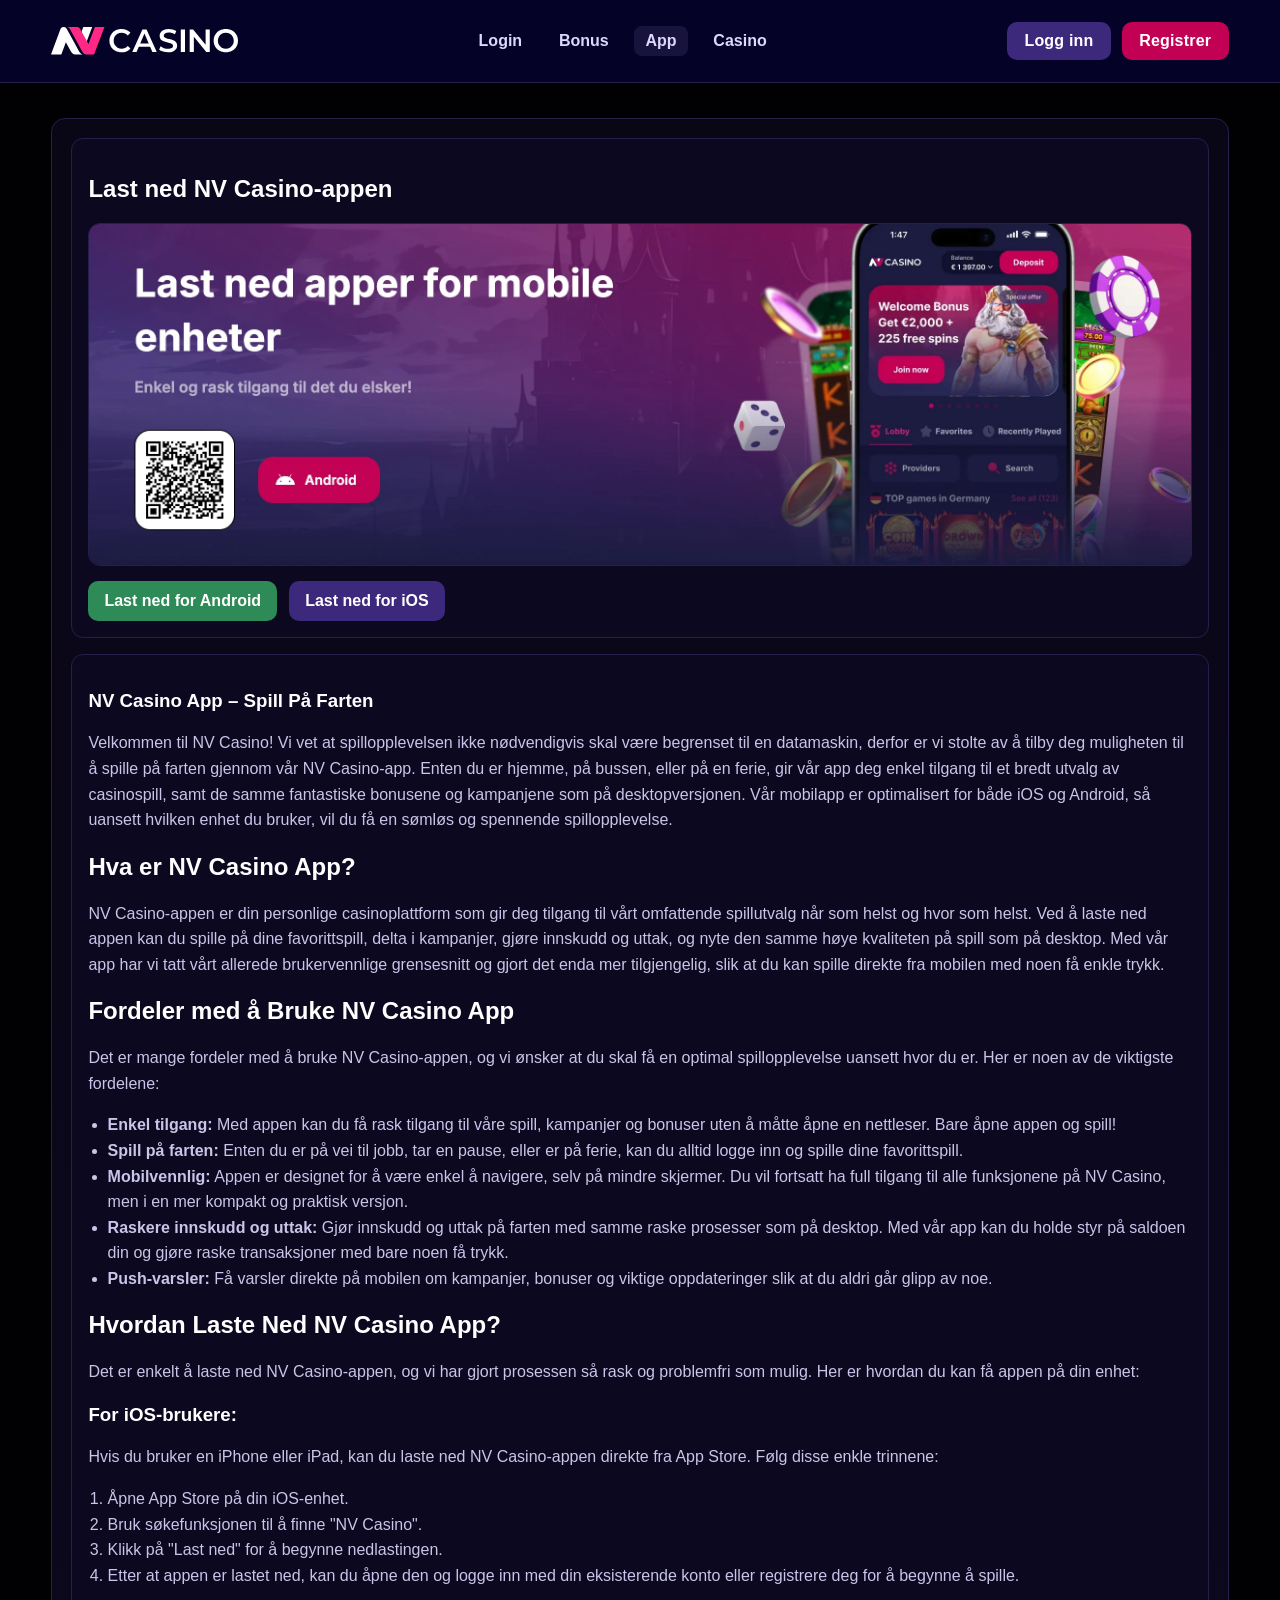
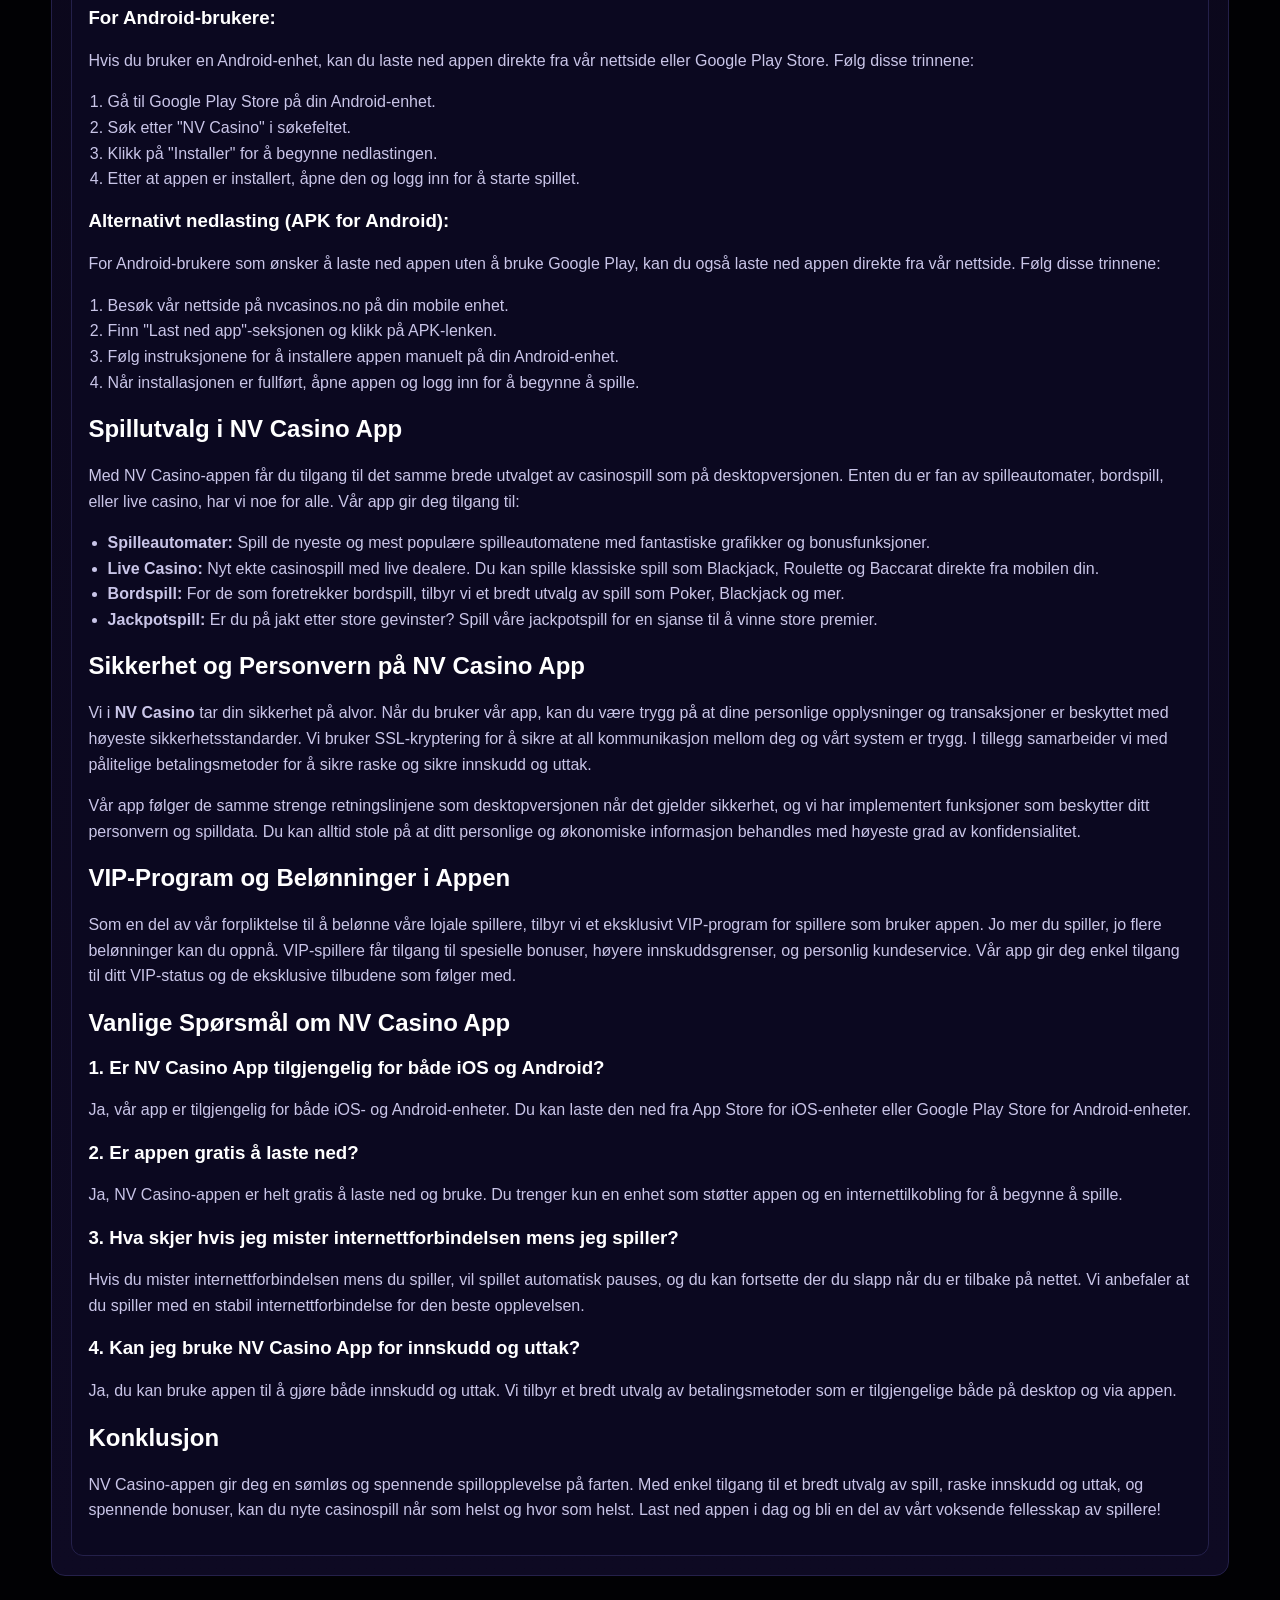
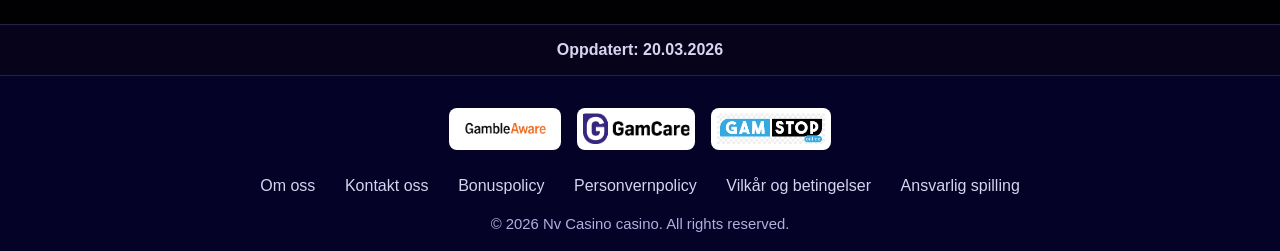
<file: app/index.html>
<!doctype html>
<html lang="nb">
<head>
  <meta charset="UTF-8" />
  <meta name="viewport" content="width=device-width, initial-scale=1.0" />
  <meta name="description" content="Last ned NV Casino-appen og spill dine favorittspill på farten. Oppdag en mobilvennlig casinoplattform med enkel tilgang, raske innskudd og spennende bonuser. Spill nå!" />
  <title>NV Casino App – Spill På Farten med Vår Mobilapp</title>
  <link rel="icon" type="image/svg+xml" href="../icon.svg" />
  <link rel="stylesheet" href="../internal-pages.css" />
</head>
<body>
  <header>
    <div class="container header-inner">
      <a class="logo" href="../">
        <img src="../nvcasino logo.svg" alt="NV Casino logo" />
      </a>

      <nav class="main-nav" aria-label="Main navigation">
        <a href="../login/">Login</a>
        <a href="../bonus/">Bonus</a>
        <a href="../app/" class="active">App</a>
        <a href="/">Casino</a>
      </nav>

      <div class="auth-buttons">
        <a class="btn btn-login" href="../login/">Logg inn</a>
        <a class="btn btn-register" href="/go/">Registrer</a>
      </div>
    </div>
  </header>

  <main>
    <section class="page-content">
      <div class="container">
        <div class="rich-content">
<section class="app-download-card" aria-labelledby="app-download-title">
  <h2 id="app-download-title">Last ned NV Casino-appen</h2>
  <div class="app-download-image">
    <img src="../nv casino images/nv casino app.webp" alt="NV Casino app" />
  </div>
  <div class="app-download-buttons">
    <a class="store-btn android" href="#">Last ned for Android</a>
    <a class="store-btn ios" href="#">Last ned for iOS</a>
  </div>
</section>
<section>
  <h1>NV Casino App – Spill På Farten</h1>
  <p>Velkommen til NV Casino! Vi vet at spillopplevelsen ikke nødvendigvis skal være begrenset til en datamaskin, derfor er vi stolte av å tilby deg muligheten til å spille på farten gjennom vår NV Casino-app. Enten du er hjemme, på bussen, eller på en ferie, gir vår app deg enkel tilgang til et bredt utvalg av casinospill, samt de samme fantastiske bonusene og kampanjene som på desktopversjonen. Vår mobilapp er optimalisert for både iOS og Android, så uansett hvilken enhet du bruker, vil du få en sømløs og spennende spillopplevelse.</p>
  <h2>Hva er NV Casino App?</h2>
  <p>NV Casino-appen er din personlige casinoplattform som gir deg tilgang til vårt omfattende spillutvalg når som helst og hvor som helst. Ved å laste ned appen kan du spille på dine favorittspill, delta i kampanjer, gjøre innskudd og uttak, og nyte den samme høye kvaliteten på spill som på desktop. Med vår app har vi tatt vårt allerede brukervennlige grensesnitt og gjort det enda mer tilgjengelig, slik at du kan spille direkte fra mobilen med noen få enkle trykk.</p>
  <h2>Fordeler med å Bruke NV Casino App</h2>
  <p>Det er mange fordeler med å bruke NV Casino-appen, og vi ønsker at du skal få en optimal spillopplevelse uansett hvor du er. Her er noen av de viktigste fordelene:</p>
  <ul>
    <li><strong>Enkel tilgang:</strong> Med appen kan du få rask tilgang til våre spill, kampanjer og bonuser uten å måtte åpne en nettleser. Bare åpne appen og spill!</li>
    <li><strong>Spill på farten:</strong> Enten du er på vei til jobb, tar en pause, eller er på ferie, kan du alltid logge inn og spille dine favorittspill.</li>
    <li><strong>Mobilvennlig:</strong> Appen er designet for å være enkel å navigere, selv på mindre skjermer. Du vil fortsatt ha full tilgang til alle funksjonene på NV Casino, men i en mer kompakt og praktisk versjon.</li>
    <li><strong>Raskere innskudd og uttak:</strong> Gjør innskudd og uttak på farten med samme raske prosesser som på desktop. Med vår app kan du holde styr på saldoen din og gjøre raske transaksjoner med bare noen få trykk.</li>
    <li><strong>Push-varsler:</strong> Få varsler direkte på mobilen om kampanjer, bonuser og viktige oppdateringer slik at du aldri går glipp av noe.</li>
  </ul>
  <h2>Hvordan Laste Ned NV Casino App?</h2>
  <p>Det er enkelt å laste ned NV Casino-appen, og vi har gjort prosessen så rask og problemfri som mulig. Her er hvordan du kan få appen på din enhet:</p>
  <h3>For iOS-brukere:</h3>
  <p>Hvis du bruker en iPhone eller iPad, kan du laste ned NV Casino-appen direkte fra App Store. Følg disse enkle trinnene:</p>
  <ol>
    <li>Åpne App Store på din iOS-enhet.</li>
    <li>Bruk søkefunksjonen til å finne "NV Casino".</li>
    <li>Klikk på "Last ned" for å begynne nedlastingen.</li>
    <li>Etter at appen er lastet ned, kan du åpne den og logge inn med din eksisterende konto eller registrere deg for å begynne å spille.</li>
  </ol>
  <h3>For Android-brukere:</h3>
  <p>Hvis du bruker en Android-enhet, kan du laste ned appen direkte fra vår nettside eller Google Play Store. Følg disse trinnene:</p>
  <ol>
    <li>Gå til Google Play Store på din Android-enhet.</li>
    <li>Søk etter "NV Casino" i søkefeltet.</li>
    <li>Klikk på "Installer" for å begynne nedlastingen.</li>
    <li>Etter at appen er installert, åpne den og logg inn for å starte spillet.</li>
  </ol>
  <h3>Alternativt nedlasting (APK for Android):</h3>
  <p>For Android-brukere som ønsker å laste ned appen uten å bruke Google Play, kan du også laste ned appen direkte fra vår nettside. Følg disse trinnene:</p>
  <ol>
    <li>Besøk vår nettside på <a href="https://nvcasinos.no">nvcasinos.no</a> på din mobile enhet.</li>
    <li>Finn "Last ned app"-seksjonen og klikk på APK-lenken.</li>
    <li>Følg instruksjonene for å installere appen manuelt på din Android-enhet.</li>
    <li>Når installasjonen er fullført, åpne appen og logg inn for å begynne å spille.</li>
  </ol>
  <h2>Spillutvalg i NV Casino App</h2>
  <p>Med NV Casino-appen får du tilgang til det samme brede utvalget av casinospill som på desktopversjonen. Enten du er fan av spilleautomater, bordspill, eller live casino, har vi noe for alle. Vår app gir deg tilgang til:</p>
  <ul>
    <li><strong>Spilleautomater:</strong> Spill de nyeste og mest populære spilleautomatene med fantastiske grafikker og bonusfunksjoner.</li>
    <li><strong>Live Casino:</strong> Nyt ekte casinospill med live dealere. Du kan spille klassiske spill som Blackjack, Roulette og Baccarat direkte fra mobilen din.</li>
    <li><strong>Bordspill:</strong> For de som foretrekker bordspill, tilbyr vi et bredt utvalg av spill som Poker, Blackjack og mer.</li>
    <li><strong>Jackpotspill:</strong> Er du på jakt etter store gevinster? Spill våre jackpotspill for en sjanse til å vinne store premier.</li>
  </ul>
  <h2>Sikkerhet og Personvern på NV Casino App</h2>
  <p>Vi i <strong>NV Casino</strong> tar din sikkerhet på alvor. Når du bruker vår app, kan du være trygg på at dine personlige opplysninger og transaksjoner er beskyttet med høyeste sikkerhetsstandarder. Vi bruker SSL-kryptering for å sikre at all kommunikasjon mellom deg og vårt system er trygg. I tillegg samarbeider vi med pålitelige betalingsmetoder for å sikre raske og sikre innskudd og uttak.</p>
  <p>Vår app følger de samme strenge retningslinjene som desktopversjonen når det gjelder sikkerhet, og vi har implementert funksjoner som beskytter ditt personvern og spilldata. Du kan alltid stole på at ditt personlige og økonomiske informasjon behandles med høyeste grad av konfidensialitet.</p>
  <h2>VIP-Program og Belønninger i Appen</h2>
  <p>Som en del av vår forpliktelse til å belønne våre lojale spillere, tilbyr vi et eksklusivt VIP-program for spillere som bruker appen. Jo mer du spiller, jo flere belønninger kan du oppnå. VIP-spillere får tilgang til spesielle bonuser, høyere innskuddsgrenser, og personlig kundeservice. Vår app gir deg enkel tilgang til ditt VIP-status og de eksklusive tilbudene som følger med.</p>
  <h2>Vanlige Spørsmål om NV Casino App</h2>
  <h3>1. Er NV Casino App tilgjengelig for både iOS og Android?</h3>
  <p>Ja, vår app er tilgjengelig for både iOS- og Android-enheter. Du kan laste den ned fra App Store for iOS-enheter eller Google Play Store for Android-enheter.</p>
  <h3>2. Er appen gratis å laste ned?</h3>
  <p>Ja, NV Casino-appen er helt gratis å laste ned og bruke. Du trenger kun en enhet som støtter appen og en internettilkobling for å begynne å spille.</p>
  <h3>3. Hva skjer hvis jeg mister internettforbindelsen mens jeg spiller?</h3>
  <p>Hvis du mister internettforbindelsen mens du spiller, vil spillet automatisk pauses, og du kan fortsette der du slapp når du er tilbake på nettet. Vi anbefaler at du spiller med en stabil internettforbindelse for den beste opplevelsen.</p>
  <h3>4. Kan jeg bruke NV Casino App for innskudd og uttak?</h3>
  <p>Ja, du kan bruke appen til å gjøre både innskudd og uttak. Vi tilbyr et bredt utvalg av betalingsmetoder som er tilgjengelige både på desktop og via appen.</p>
  <h2>Konklusjon</h2>
  <p>NV Casino-appen gir deg en sømløs og spennende spillopplevelse på farten. Med enkel tilgang til et bredt utvalg av spill, raske innskudd og uttak, og spennende bonuser, kan du nyte casinospill når som helst og hvor som helst. Last ned appen i dag og bli en del av vårt voksende fellesskap av spillere!</p>
</section>
        </div>
      </div>
    </section>

    <section class="updated" aria-label="updated-date">
      Oppdatert: 20.03.2026
    </section>
  </main>

  <footer>
    <div class="container">
      <div class="trust-logos" aria-label="Trust badges">
        <a href="https://www.begambleaware.org/" target="_blank" rel="noopener noreferrer nofollow"><img src="../trust badges/gambleaware.png" alt="GambleAware" /></a>
        <a href="https://www.gamcare.org.uk/" target="_blank" rel="noopener noreferrer nofollow"><img src="../trust badges/GamCare.png" alt="GamCare" /></a>
        <a href="https://www.gamstop.co.uk/" target="_blank" rel="noopener noreferrer nofollow"><img src="../trust badges/gamstop.png" alt="GAMSTOP" /></a>
      </div>

      <nav class="footer-links" aria-label="Footer links">
        <a href="../about-us/">Om oss</a>
        <a href="../contact-us/">Kontakt oss</a>
        <a href="../bonus-policy/">Bonuspolicy</a>
        <a href="../privacy-policy/">Personvernpolicy</a>
        <a href="../terms-and-conditions/">Vilkår og betingelser</a>
        <a href="../responsible-gambling/">Ansvarlig spilling</a>
      </nav>

      <p class="copyright">© 2026 Nv Casino casino. All rights reserved.</p>
    </div>
  </footer>
</body>
</html>
</file>
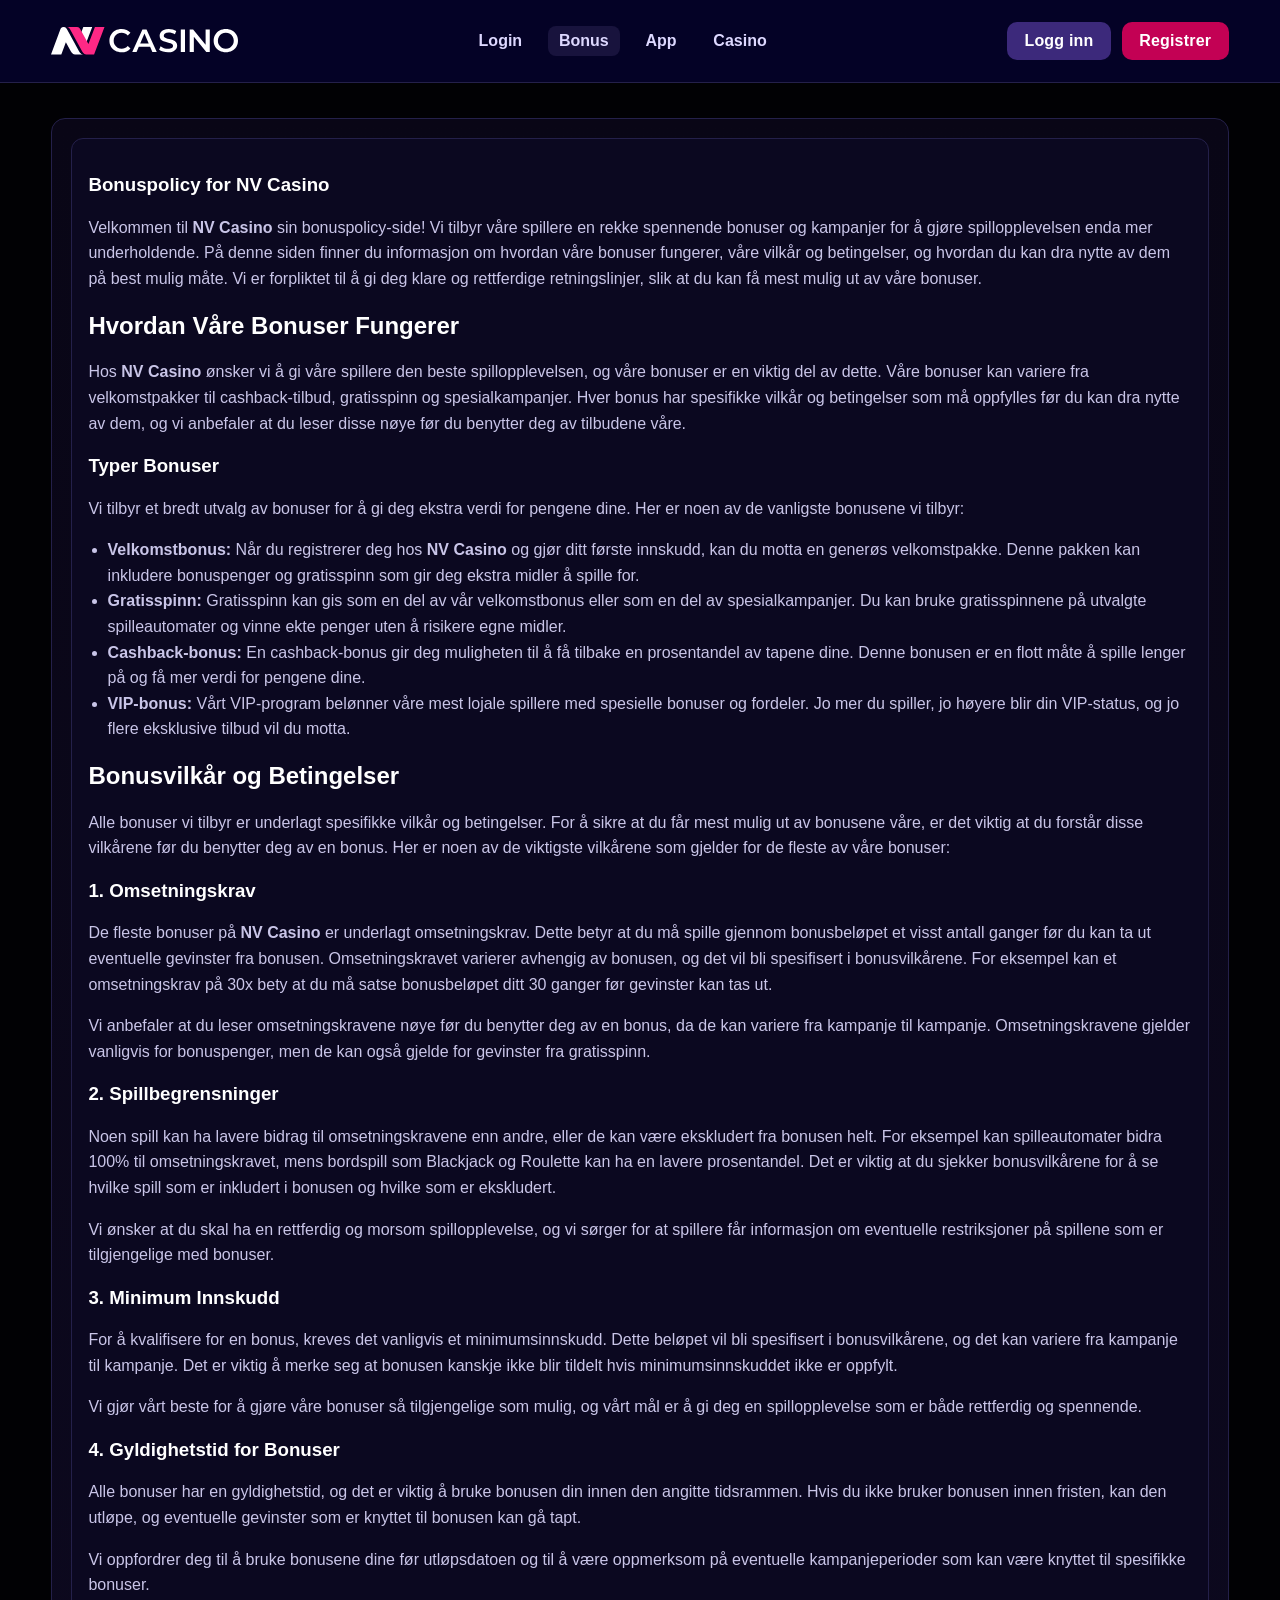
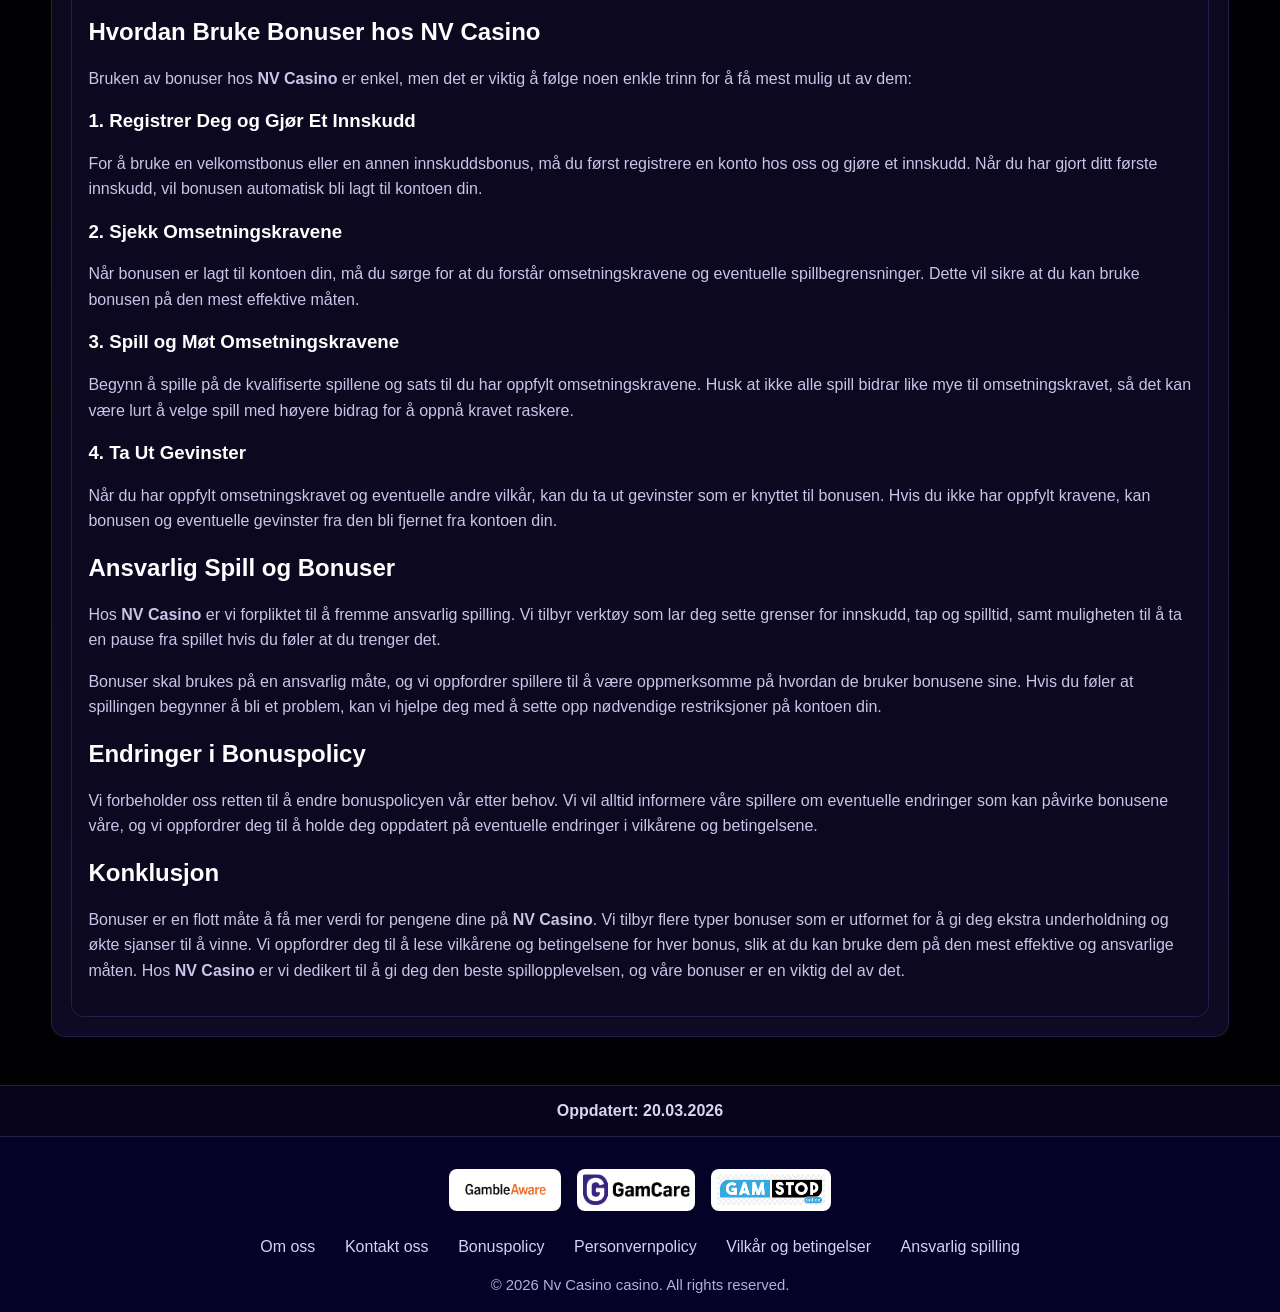
<file: bonus-policy/index.html>
<!doctype html>
<html lang="nb">
<head>
  <meta charset="UTF-8" />
  <meta name="viewport" content="width=device-width, initial-scale=1.0" />
  <meta name="description" content="Les vår bonuspolicy for å få innsikt i hvordan vi tilbyr bonuser hos NV Casino. Finn ut om vilkår, omsetningskrav, og hvordan du kan dra nytte av våre tilbud." />
  <title>Bonuspolicy - NV Casino</title>
  <link rel="icon" type="image/svg+xml" href="../icon.svg" />
  <link rel="stylesheet" href="../internal-pages.css" />
</head>
<body>
  <header>
    <div class="container header-inner">
      <a class="logo" href="../">
        <img src="../nvcasino logo.svg" alt="NV Casino logo" />
      </a>

      <nav class="main-nav" aria-label="Main navigation">
        <a href="../login/">Login</a>
        <a href="../bonus/" class="active">Bonus</a>
        <a href="../app/">App</a>
        <a href="/">Casino</a>
      </nav>

      <div class="auth-buttons">
        <a class="btn btn-login" href="../login/">Logg inn</a>
        <a class="btn btn-register" href="/go/">Registrer</a>
      </div>
    </div>
  </header>

  <main>
    <section class="page-content">
      <div class="container">
        <div class="rich-content">
<section>
  <h1>Bonuspolicy for NV Casino</h1>
  <p>Velkommen til <strong>NV Casino</strong> sin bonuspolicy-side! Vi tilbyr våre spillere en rekke spennende bonuser og kampanjer for å gjøre spillopplevelsen enda mer underholdende. På denne siden finner du informasjon om hvordan våre bonuser fungerer, våre vilkår og betingelser, og hvordan du kan dra nytte av dem på best mulig måte. Vi er forpliktet til å gi deg klare og rettferdige retningslinjer, slik at du kan få mest mulig ut av våre bonuser.</p>
  <h2>Hvordan Våre Bonuser Fungerer</h2>
  <p>Hos <strong>NV Casino</strong> ønsker vi å gi våre spillere den beste spillopplevelsen, og våre bonuser er en viktig del av dette. Våre bonuser kan variere fra velkomstpakker til cashback-tilbud, gratisspinn og spesialkampanjer. Hver bonus har spesifikke vilkår og betingelser som må oppfylles før du kan dra nytte av dem, og vi anbefaler at du leser disse nøye før du benytter deg av tilbudene våre.</p>
  <h3>Typer Bonuser</h3>
  <p>Vi tilbyr et bredt utvalg av bonuser for å gi deg ekstra verdi for pengene dine. Her er noen av de vanligste bonusene vi tilbyr:</p>
  <ul>
    <li><strong>Velkomstbonus:</strong> Når du registrerer deg hos <strong>NV Casino</strong> og gjør ditt første innskudd, kan du motta en generøs velkomstpakke. Denne pakken kan inkludere bonuspenger og gratisspinn som gir deg ekstra midler å spille for.</li>
    <li><strong>Gratisspinn:</strong> Gratisspinn kan gis som en del av vår velkomstbonus eller som en del av spesialkampanjer. Du kan bruke gratisspinnene på utvalgte spilleautomater og vinne ekte penger uten å risikere egne midler.</li>
    <li><strong>Cashback-bonus:</strong> En cashback-bonus gir deg muligheten til å få tilbake en prosentandel av tapene dine. Denne bonusen er en flott måte å spille lenger på og få mer verdi for pengene dine.</li>
    <li><strong>VIP-bonus:</strong> Vårt VIP-program belønner våre mest lojale spillere med spesielle bonuser og fordeler. Jo mer du spiller, jo høyere blir din VIP-status, og jo flere eksklusive tilbud vil du motta.</li>
  </ul>
  <h2>Bonusvilkår og Betingelser</h2>
  <p>Alle bonuser vi tilbyr er underlagt spesifikke vilkår og betingelser. For å sikre at du får mest mulig ut av bonusene våre, er det viktig at du forstår disse vilkårene før du benytter deg av en bonus. Her er noen av de viktigste vilkårene som gjelder for de fleste av våre bonuser:</p>
  <h3>1. Omsetningskrav</h3>
  <p>De fleste bonuser på <strong>NV Casino</strong> er underlagt omsetningskrav. Dette betyr at du må spille gjennom bonusbeløpet et visst antall ganger før du kan ta ut eventuelle gevinster fra bonusen. Omsetningskravet varierer avhengig av bonusen, og det vil bli spesifisert i bonusvilkårene. For eksempel kan et omsetningskrav på 30x bety at du må satse bonusbeløpet ditt 30 ganger før gevinster kan tas ut.</p>
  <p>Vi anbefaler at du leser omsetningskravene nøye før du benytter deg av en bonus, da de kan variere fra kampanje til kampanje. Omsetningskravene gjelder vanligvis for bonuspenger, men de kan også gjelde for gevinster fra gratisspinn.</p>
  <h3>2. Spillbegrensninger</h3>
  <p>Noen spill kan ha lavere bidrag til omsetningskravene enn andre, eller de kan være ekskludert fra bonusen helt. For eksempel kan spilleautomater bidra 100% til omsetningskravet, mens bordspill som Blackjack og Roulette kan ha en lavere prosentandel. Det er viktig at du sjekker bonusvilkårene for å se hvilke spill som er inkludert i bonusen og hvilke som er ekskludert.</p>
  <p>Vi ønsker at du skal ha en rettferdig og morsom spillopplevelse, og vi sørger for at spillere får informasjon om eventuelle restriksjoner på spillene som er tilgjengelige med bonuser.</p>
  <h3>3. Minimum Innskudd</h3>
  <p>For å kvalifisere for en bonus, kreves det vanligvis et minimumsinnskudd. Dette beløpet vil bli spesifisert i bonusvilkårene, og det kan variere fra kampanje til kampanje. Det er viktig å merke seg at bonusen kanskje ikke blir tildelt hvis minimumsinnskuddet ikke er oppfylt.</p>
  <p>Vi gjør vårt beste for å gjøre våre bonuser så tilgjengelige som mulig, og vårt mål er å gi deg en spillopplevelse som er både rettferdig og spennende.</p>
  <h3>4. Gyldighetstid for Bonuser</h3>
  <p>Alle bonuser har en gyldighetstid, og det er viktig å bruke bonusen din innen den angitte tidsrammen. Hvis du ikke bruker bonusen innen fristen, kan den utløpe, og eventuelle gevinster som er knyttet til bonusen kan gå tapt.</p>
  <p>Vi oppfordrer deg til å bruke bonusene dine før utløpsdatoen og til å være oppmerksom på eventuelle kampanjeperioder som kan være knyttet til spesifikke bonuser.</p>
  <h2>Hvordan Bruke Bonuser hos NV Casino</h2>
  <p>Bruken av bonuser hos <strong>NV Casino</strong> er enkel, men det er viktig å følge noen enkle trinn for å få mest mulig ut av dem:</p>
  <h3>1. Registrer Deg og Gjør Et Innskudd</h3>
  <p>For å bruke en velkomstbonus eller en annen innskuddsbonus, må du først registrere en konto hos oss og gjøre et innskudd. Når du har gjort ditt første innskudd, vil bonusen automatisk bli lagt til kontoen din.</p>
  <h3>2. Sjekk Omsetningskravene</h3>
  <p>Når bonusen er lagt til kontoen din, må du sørge for at du forstår omsetningskravene og eventuelle spillbegrensninger. Dette vil sikre at du kan bruke bonusen på den mest effektive måten.</p>
  <h3>3. Spill og Møt Omsetningskravene</h3>
  <p>Begynn å spille på de kvalifiserte spillene og sats til du har oppfylt omsetningskravene. Husk at ikke alle spill bidrar like mye til omsetningskravet, så det kan være lurt å velge spill med høyere bidrag for å oppnå kravet raskere.</p>
  <h3>4. Ta Ut Gevinster</h3>
  <p>Når du har oppfylt omsetningskravet og eventuelle andre vilkår, kan du ta ut gevinster som er knyttet til bonusen. Hvis du ikke har oppfylt kravene, kan bonusen og eventuelle gevinster fra den bli fjernet fra kontoen din.</p>
  <h2>Ansvarlig Spill og Bonuser</h2>
  <p>Hos <strong>NV Casino</strong> er vi forpliktet til å fremme ansvarlig spilling. Vi tilbyr verktøy som lar deg sette grenser for innskudd, tap og spilltid, samt muligheten til å ta en pause fra spillet hvis du føler at du trenger det.</p>
  <p>Bonuser skal brukes på en ansvarlig måte, og vi oppfordrer spillere til å være oppmerksomme på hvordan de bruker bonusene sine. Hvis du føler at spillingen begynner å bli et problem, kan vi hjelpe deg med å sette opp nødvendige restriksjoner på kontoen din.</p>
  <h2>Endringer i Bonuspolicy</h2>
  <p>Vi forbeholder oss retten til å endre bonuspolicyen vår etter behov. Vi vil alltid informere våre spillere om eventuelle endringer som kan påvirke bonusene våre, og vi oppfordrer deg til å holde deg oppdatert på eventuelle endringer i vilkårene og betingelsene.</p>
  <h2>Konklusjon</h2>
  <p>Bonuser er en flott måte å få mer verdi for pengene dine på <strong>NV Casino</strong>. Vi tilbyr flere typer bonuser som er utformet for å gi deg ekstra underholdning og økte sjanser til å vinne. Vi oppfordrer deg til å lese vilkårene og betingelsene for hver bonus, slik at du kan bruke dem på den mest effektive og ansvarlige måten. Hos <strong>NV Casino</strong> er vi dedikert til å gi deg den beste spillopplevelsen, og våre bonuser er en viktig del av det.</p>
</section>
        </div>
      </div>
    </section>

    <section class="updated" aria-label="updated-date">
      Oppdatert: 20.03.2026
    </section>
  </main>

  <footer>
    <div class="container">
      <div class="trust-logos" aria-label="Trust badges">
        <a href="https://www.begambleaware.org/" target="_blank" rel="noopener noreferrer nofollow"><img src="../trust badges/gambleaware.png" alt="GambleAware" /></a>
        <a href="https://www.gamcare.org.uk/" target="_blank" rel="noopener noreferrer nofollow"><img src="../trust badges/GamCare.png" alt="GamCare" /></a>
        <a href="https://www.gamstop.co.uk/" target="_blank" rel="noopener noreferrer nofollow"><img src="../trust badges/gamstop.png" alt="GAMSTOP" /></a>
      </div>

      <nav class="footer-links" aria-label="Footer links">
        <a href="../about-us/">Om oss</a>
        <a href="../contact-us/">Kontakt oss</a>
        <a href="../bonus-policy/">Bonuspolicy</a>
        <a href="../privacy-policy/">Personvernpolicy</a>
        <a href="../terms-and-conditions/">Vilkår og betingelser</a>
        <a href="../responsible-gambling/">Ansvarlig spilling</a>
      </nav>

      <p class="copyright">© 2026 Nv Casino casino. All rights reserved.</p>
    </div>
  </footer>
</body>
</html>
</file>
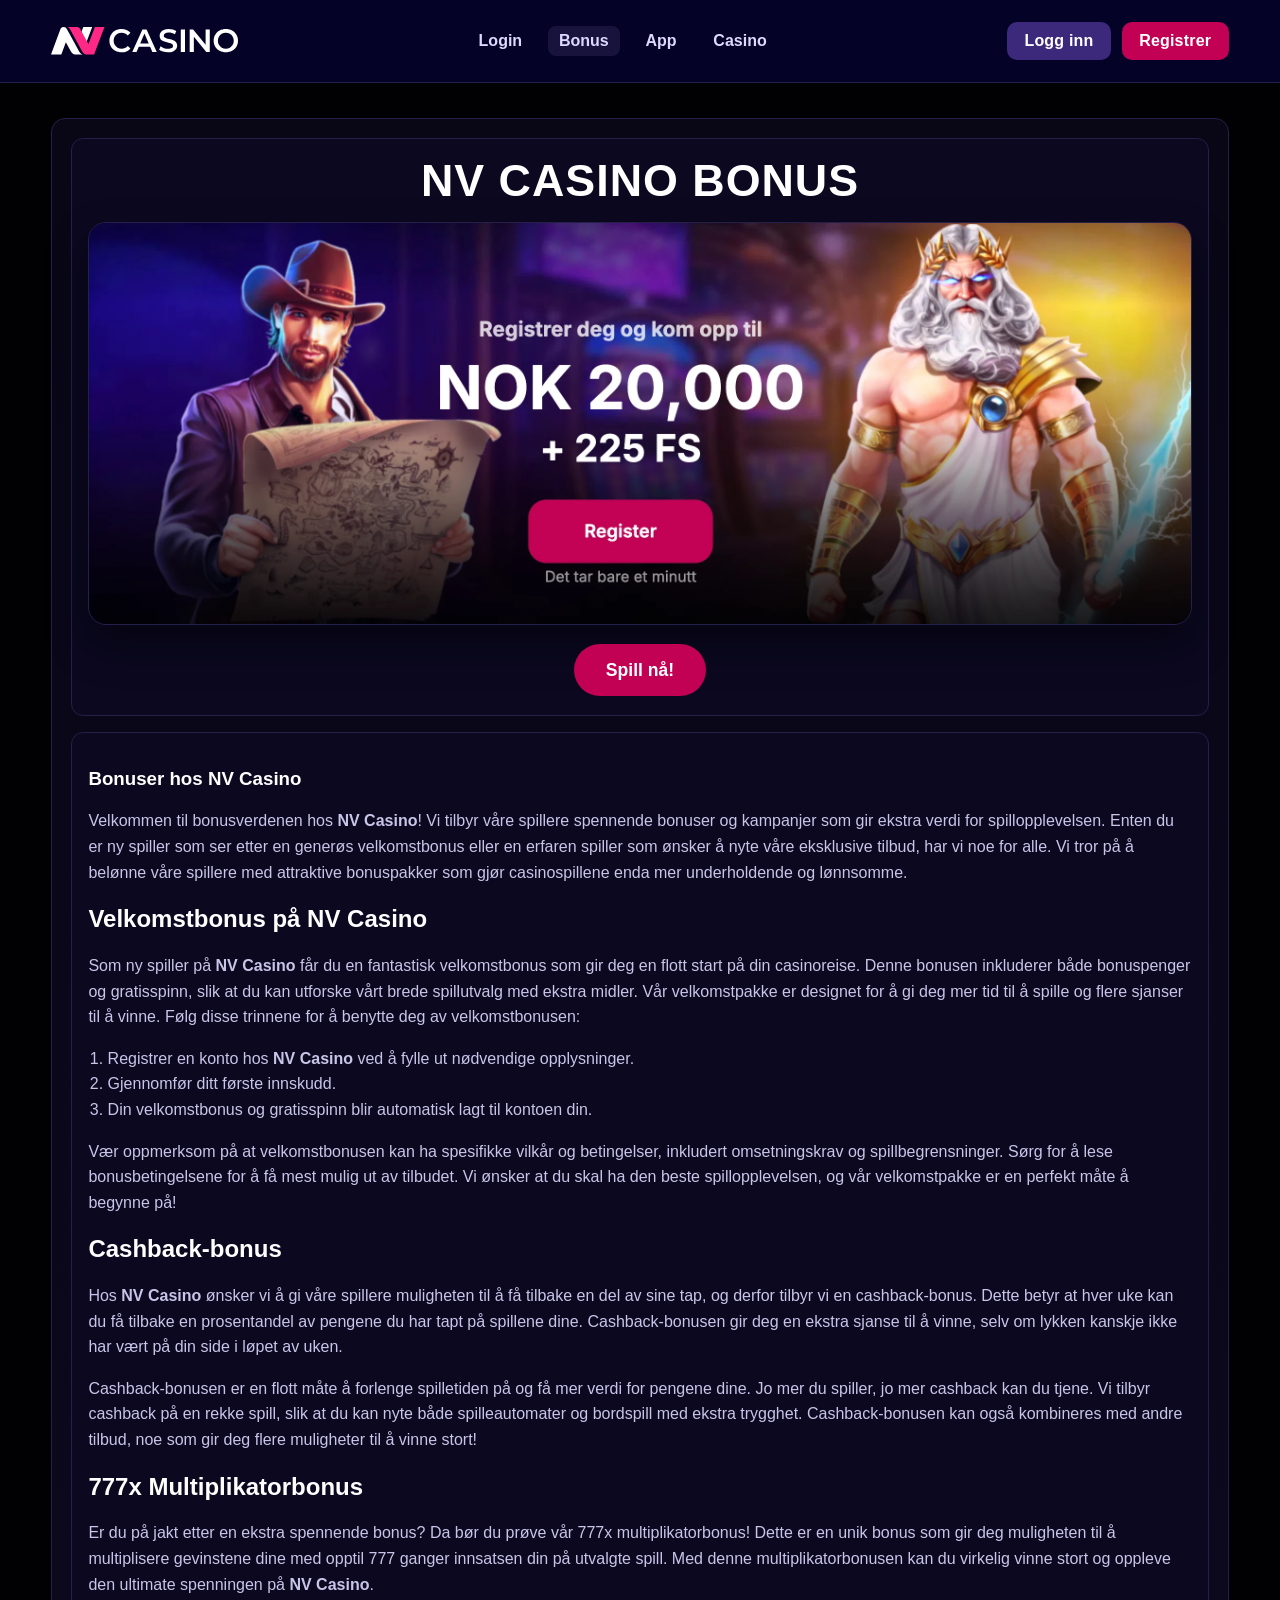
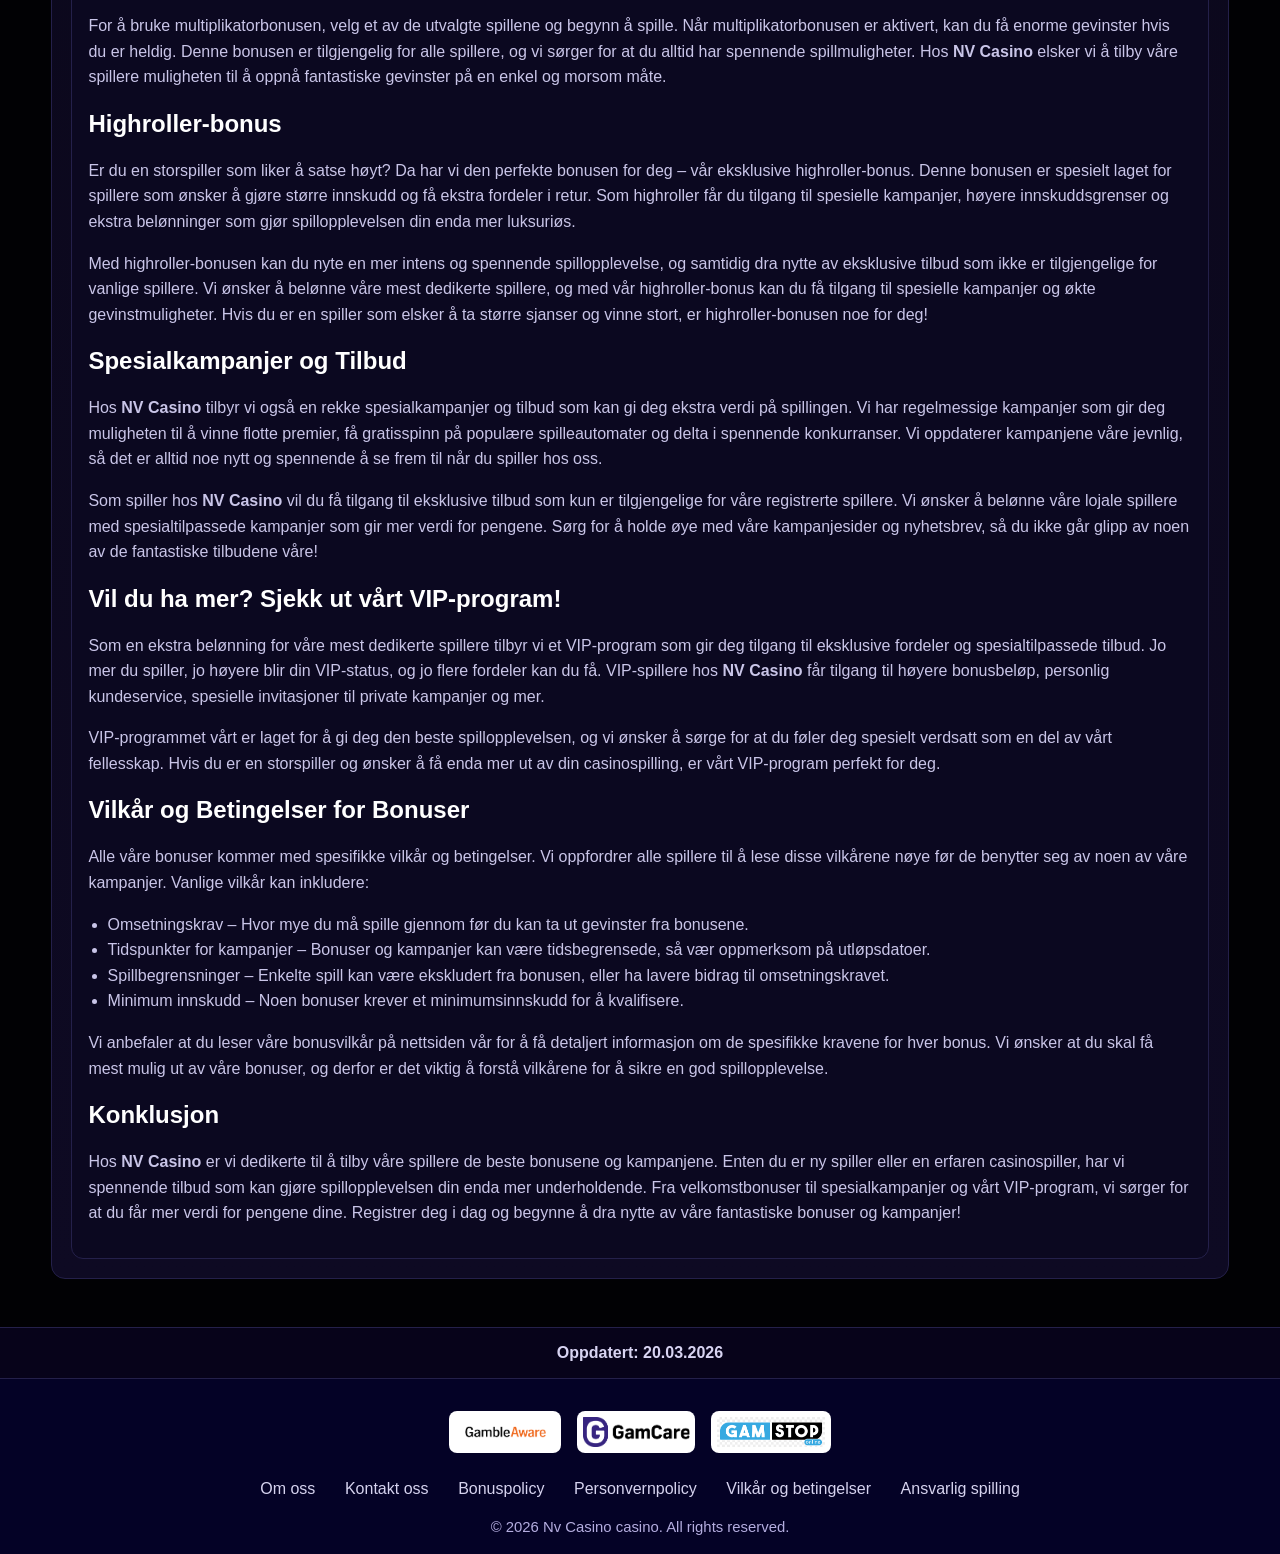
<file: bonus/index.html>
<!doctype html>
<html lang="nb">
<head>
  <meta charset="UTF-8" />
  <meta name="viewport" content="width=device-width, initial-scale=1.0" />
  <meta name="description" content="Oppdag de beste bonusene på NV Casino! Få velkomstbonuser, gratisspinn og eksklusive kampanjer. Bli med oss i dag og start spillingen med fantastiske bonuser!" />
  <title>Bonusser hos NV Casino – Spennende Bonuser og Kampanjer</title>
  <link rel="icon" type="image/svg+xml" href="../icon.svg" />
  <link rel="stylesheet" href="../internal-pages.css" />
</head>
<body>
  <header>
    <div class="container header-inner">
      <a class="logo" href="../">
        <img src="../nvcasino logo.svg" alt="NV Casino logo" />
      </a>

      <nav class="main-nav" aria-label="Main navigation">
        <a href="../login/">Login</a>
        <a href="../bonus/" class="active">Bonus</a>
        <a href="../app/">App</a>
        <a href="/">Casino</a>
      </nav>

      <div class="auth-buttons">
        <a class="btn btn-login" href="../login/">Logg inn</a>
        <a class="btn btn-register" href="/go/">Registrer</a>
      </div>
    </div>
  </header>

  <main>
    <section class="page-content">
      <div class="container">
        <div class="rich-content">
<section class="bonus-hero" aria-label="Bonus hero">
  <h1>NV Casino Bonus</h1>
  <div class="bonus-hero-banner">
    <img src="../nv casino images/nv casino.webp" alt="NV Casino bonus banner" />
  </div>
  <div class="bonus-cta-wrap">
    <a class="bonus-cta" href="/go/">Spill nå!</a>
  </div>
</section>
<section>
  <h1>Bonuser hos NV Casino</h1>
  <p>Velkommen til bonusverdenen hos <strong>NV Casino</strong>! Vi tilbyr våre spillere spennende bonuser og kampanjer som gir ekstra verdi for spillopplevelsen. Enten du er ny spiller som ser etter en generøs velkomstbonus eller en erfaren spiller som ønsker å nyte våre eksklusive tilbud, har vi noe for alle. Vi tror på å belønne våre spillere med attraktive bonuspakker som gjør casinospillene enda mer underholdende og lønnsomme.</p>
  <h2>Velkomstbonus på NV Casino</h2>
  <p>Som ny spiller på <strong>NV Casino</strong> får du en fantastisk velkomstbonus som gir deg en flott start på din casinoreise. Denne bonusen inkluderer både bonuspenger og gratisspinn, slik at du kan utforske vårt brede spillutvalg med ekstra midler. Vår velkomstpakke er designet for å gi deg mer tid til å spille og flere sjanser til å vinne. Følg disse trinnene for å benytte deg av velkomstbonusen:</p>
  <ol>
    <li>Registrer en konto hos <strong>NV Casino</strong> ved å fylle ut nødvendige opplysninger.</li>
    <li>Gjennomfør ditt første innskudd.</li>
    <li>Din velkomstbonus og gratisspinn blir automatisk lagt til kontoen din.</li>
  </ol>
  <p>Vær oppmerksom på at velkomstbonusen kan ha spesifikke vilkår og betingelser, inkludert omsetningskrav og spillbegrensninger. Sørg for å lese bonusbetingelsene for å få mest mulig ut av tilbudet. Vi ønsker at du skal ha den beste spillopplevelsen, og vår velkomstpakke er en perfekt måte å begynne på!</p>
  <h2>Cashback-bonus</h2>
  <p>Hos <strong>NV Casino</strong> ønsker vi å gi våre spillere muligheten til å få tilbake en del av sine tap, og derfor tilbyr vi en cashback-bonus. Dette betyr at hver uke kan du få tilbake en prosentandel av pengene du har tapt på spillene dine. Cashback-bonusen gir deg en ekstra sjanse til å vinne, selv om lykken kanskje ikke har vært på din side i løpet av uken.</p>
  <p>Cashback-bonusen er en flott måte å forlenge spilletiden på og få mer verdi for pengene dine. Jo mer du spiller, jo mer cashback kan du tjene. Vi tilbyr cashback på en rekke spill, slik at du kan nyte både spilleautomater og bordspill med ekstra trygghet. Cashback-bonusen kan også kombineres med andre tilbud, noe som gir deg flere muligheter til å vinne stort!</p>
  <h2>777x Multiplikatorbonus</h2>
  <p>Er du på jakt etter en ekstra spennende bonus? Da bør du prøve vår 777x multiplikatorbonus! Dette er en unik bonus som gir deg muligheten til å multiplisere gevinstene dine med opptil 777 ganger innsatsen din på utvalgte spill. Med denne multiplikatorbonusen kan du virkelig vinne stort og oppleve den ultimate spenningen på <strong>NV Casino</strong>.</p>
  <p>For å bruke multiplikatorbonusen, velg et av de utvalgte spillene og begynn å spille. Når multiplikatorbonusen er aktivert, kan du få enorme gevinster hvis du er heldig. Denne bonusen er tilgjengelig for alle spillere, og vi sørger for at du alltid har spennende spillmuligheter. Hos <strong>NV Casino</strong> elsker vi å tilby våre spillere muligheten til å oppnå fantastiske gevinster på en enkel og morsom måte.</p>
  <h2>Highroller-bonus</h2>
  <p>Er du en storspiller som liker å satse høyt? Da har vi den perfekte bonusen for deg – vår eksklusive highroller-bonus. Denne bonusen er spesielt laget for spillere som ønsker å gjøre større innskudd og få ekstra fordeler i retur. Som highroller får du tilgang til spesielle kampanjer, høyere innskuddsgrenser og ekstra belønninger som gjør spillopplevelsen din enda mer luksuriøs.</p>
  <p>Med highroller-bonusen kan du nyte en mer intens og spennende spillopplevelse, og samtidig dra nytte av eksklusive tilbud som ikke er tilgjengelige for vanlige spillere. Vi ønsker å belønne våre mest dedikerte spillere, og med vår highroller-bonus kan du få tilgang til spesielle kampanjer og økte gevinstmuligheter. Hvis du er en spiller som elsker å ta større sjanser og vinne stort, er highroller-bonusen noe for deg!</p>
  <h2>Spesialkampanjer og Tilbud</h2>
  <p>Hos <strong>NV Casino</strong> tilbyr vi også en rekke spesialkampanjer og tilbud som kan gi deg ekstra verdi på spillingen. Vi har regelmessige kampanjer som gir deg muligheten til å vinne flotte premier, få gratisspinn på populære spilleautomater og delta i spennende konkurranser. Vi oppdaterer kampanjene våre jevnlig, så det er alltid noe nytt og spennende å se frem til når du spiller hos oss.</p>
  <p>Som spiller hos <strong>NV Casino</strong> vil du få tilgang til eksklusive tilbud som kun er tilgjengelige for våre registrerte spillere. Vi ønsker å belønne våre lojale spillere med spesialtilpassede kampanjer som gir mer verdi for pengene. Sørg for å holde øye med våre kampanjesider og nyhetsbrev, så du ikke går glipp av noen av de fantastiske tilbudene våre!</p>
  <h2>Vil du ha mer? Sjekk ut vårt VIP-program!</h2>
  <p>Som en ekstra belønning for våre mest dedikerte spillere tilbyr vi et VIP-program som gir deg tilgang til eksklusive fordeler og spesialtilpassede tilbud. Jo mer du spiller, jo høyere blir din VIP-status, og jo flere fordeler kan du få. VIP-spillere hos <strong>NV Casino</strong> får tilgang til høyere bonusbeløp, personlig kundeservice, spesielle invitasjoner til private kampanjer og mer.</p>
  <p>VIP-programmet vårt er laget for å gi deg den beste spillopplevelsen, og vi ønsker å sørge for at du føler deg spesielt verdsatt som en del av vårt fellesskap. Hvis du er en storspiller og ønsker å få enda mer ut av din casinospilling, er vårt VIP-program perfekt for deg.</p>
  <h2>Vilkår og Betingelser for Bonuser</h2>
  <p>Alle våre bonuser kommer med spesifikke vilkår og betingelser. Vi oppfordrer alle spillere til å lese disse vilkårene nøye før de benytter seg av noen av våre kampanjer. Vanlige vilkår kan inkludere:</p>
  <ul>
    <li>Omsetningskrav – Hvor mye du må spille gjennom før du kan ta ut gevinster fra bonusene.</li>
    <li>Tidspunkter for kampanjer – Bonuser og kampanjer kan være tidsbegrensede, så vær oppmerksom på utløpsdatoer.</li>
    <li>Spillbegrensninger – Enkelte spill kan være ekskludert fra bonusen, eller ha lavere bidrag til omsetningskravet.</li>
    <li>Minimum innskudd – Noen bonuser krever et minimumsinnskudd for å kvalifisere.</li>
  </ul>
  <p>Vi anbefaler at du leser våre bonusvilkår på nettsiden vår for å få detaljert informasjon om de spesifikke kravene for hver bonus. Vi ønsker at du skal få mest mulig ut av våre bonuser, og derfor er det viktig å forstå vilkårene for å sikre en god spillopplevelse.</p>
  <h2>Konklusjon</h2>
  <p>Hos <strong>NV Casino</strong> er vi dedikerte til å tilby våre spillere de beste bonusene og kampanjene. Enten du er ny spiller eller en erfaren casinospiller, har vi spennende tilbud som kan gjøre spillopplevelsen din enda mer underholdende. Fra velkomstbonuser til spesialkampanjer og vårt VIP-program, vi sørger for at du får mer verdi for pengene dine. Registrer deg i dag og begynne å dra nytte av våre fantastiske bonuser og kampanjer!</p>
</section>
        </div>
      </div>
    </section>

    <section class="updated" aria-label="updated-date">
      Oppdatert: 20.03.2026
    </section>
  </main>

  <footer>
    <div class="container">
      <div class="trust-logos" aria-label="Trust badges">
        <a href="https://www.begambleaware.org/" target="_blank" rel="noopener noreferrer nofollow"><img src="../trust badges/gambleaware.png" alt="GambleAware" /></a>
        <a href="https://www.gamcare.org.uk/" target="_blank" rel="noopener noreferrer nofollow"><img src="../trust badges/GamCare.png" alt="GamCare" /></a>
        <a href="https://www.gamstop.co.uk/" target="_blank" rel="noopener noreferrer nofollow"><img src="../trust badges/gamstop.png" alt="GAMSTOP" /></a>
      </div>

      <nav class="footer-links" aria-label="Footer links">
        <a href="../about-us/">Om oss</a>
        <a href="../contact-us/">Kontakt oss</a>
        <a href="../bonus-policy/">Bonuspolicy</a>
        <a href="../privacy-policy/">Personvernpolicy</a>
        <a href="../terms-and-conditions/">Vilkår og betingelser</a>
        <a href="../responsible-gambling/">Ansvarlig spilling</a>
      </nav>

      <p class="copyright">© 2026 Nv Casino casino. All rights reserved.</p>
    </div>
  </footer>
</body>
</html>
</file>
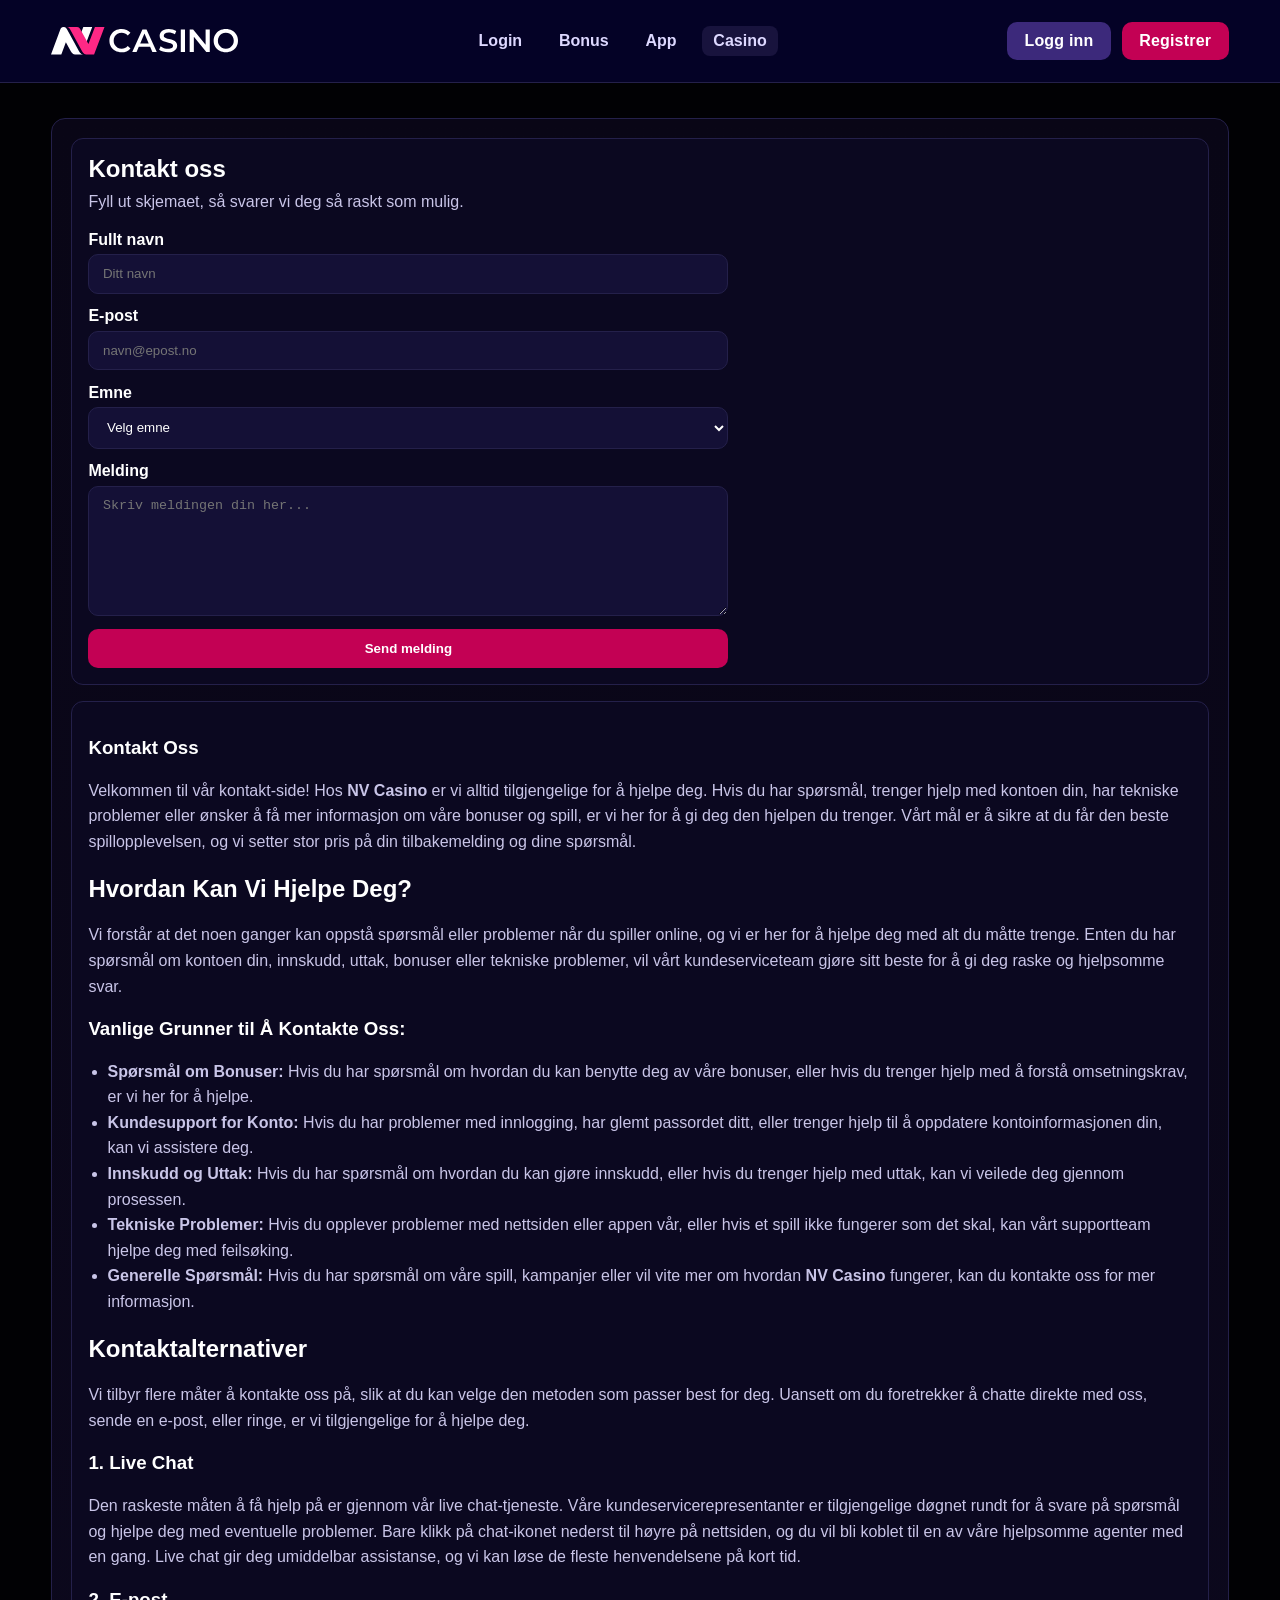
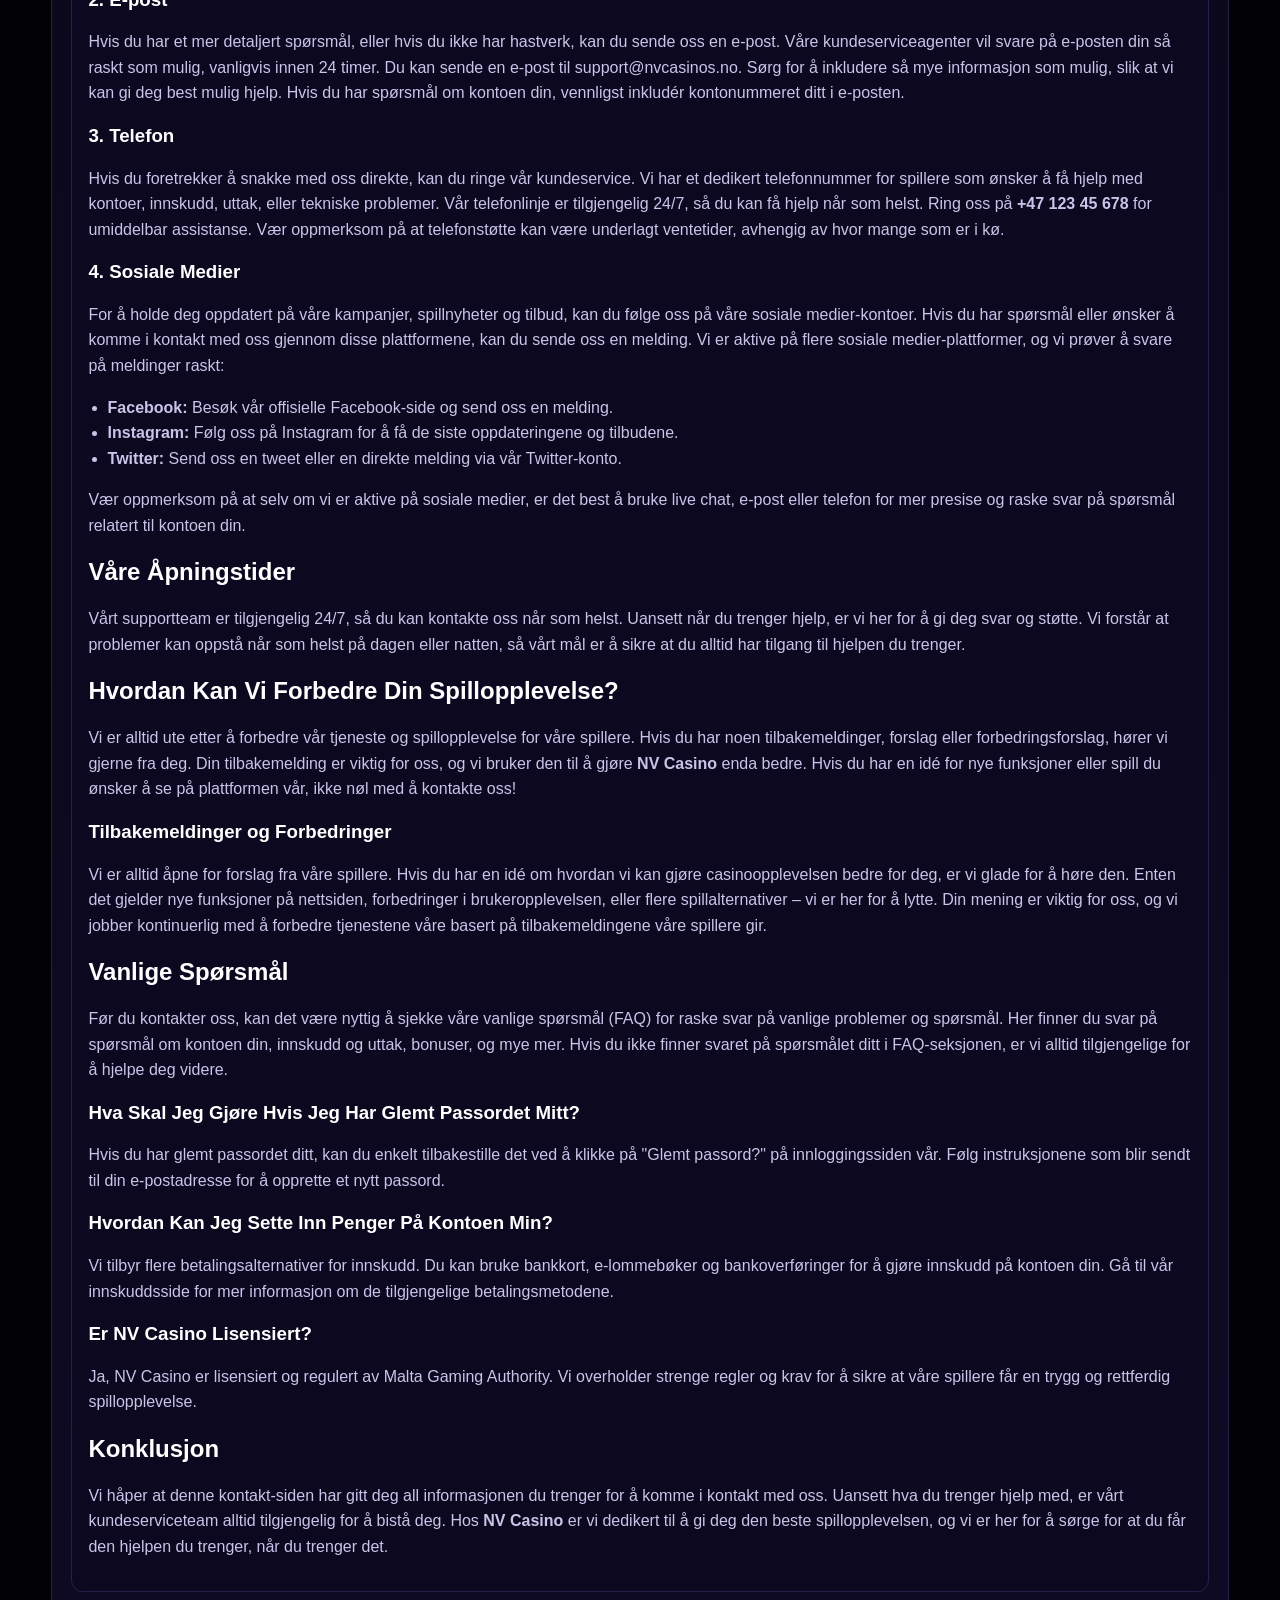
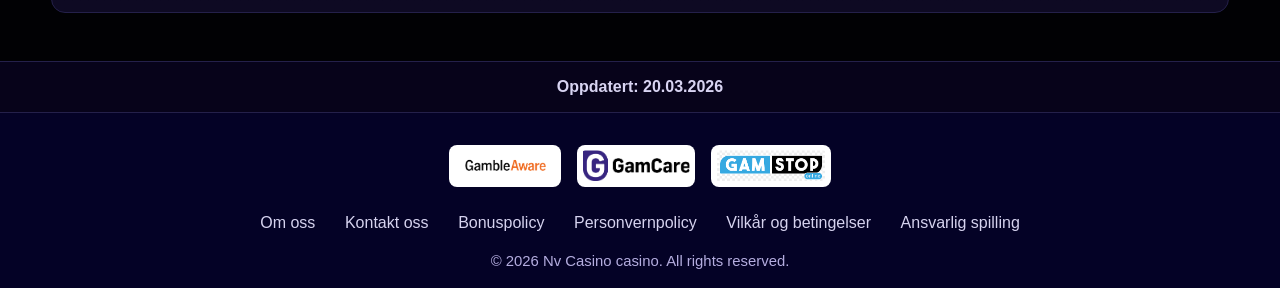
<file: contact-us/index.html>
<!doctype html>
<html lang="nb">
<head>
  <meta charset="UTF-8" />
  <meta name="viewport" content="width=device-width, initial-scale=1.0" />
  <meta name="description" content="Har du spørsmål? Kontakt NV Casino! Vi er her for å hjelpe deg med spillkontoen din, betalinger, bonuser og mer. Få hjelp fra vårt dedikerte supportteam i dag." />
  <title>Kontakt Oss - NV Casino Kundeservice</title>
  <link rel="icon" type="image/svg+xml" href="../icon.svg" />
  <link rel="stylesheet" href="../internal-pages.css" />
</head>
<body>
  <header>
    <div class="container header-inner">
      <a class="logo" href="../">
        <img src="../nvcasino logo.svg" alt="NV Casino logo" />
      </a>

      <nav class="main-nav" aria-label="Main navigation">
        <a href="../login/">Login</a>
        <a href="../bonus/">Bonus</a>
        <a href="../app/">App</a>
        <a href="/" class="active">Casino</a>
      </nav>

      <div class="auth-buttons">
        <a class="btn btn-login" href="../login/">Logg inn</a>
        <a class="btn btn-register" href="/go/">Registrer</a>
      </div>
    </div>
  </header>

  <main>
    <section class="page-content">
      <div class="container">
        <div class="rich-content">
<section class="contact-form-card" aria-labelledby="contact-form-title">
  <h2 class="contact-form-title" id="contact-form-title">Kontakt oss</h2>
  <p class="contact-form-subtitle">Fyll ut skjemaet, så svarer vi deg så raskt som mulig.</p>
  <form class="contact-form" action="#" method="post">
    <div class="contact-field">
      <label for="full-name">Fullt navn</label>
      <input type="text" id="full-name" name="full_name" placeholder="Ditt navn" autocomplete="name" required />
    </div>
    <div class="contact-field">
      <label for="email">E-post</label>
      <input type="email" id="email" name="email" placeholder="navn@epost.no" autocomplete="email" required />
    </div>
    <div class="contact-field">
      <label for="subject">Emne</label>
      <select id="subject" name="subject" required>
        <option value="" selected disabled>Velg emne</option>
        <option value="konto">Konto og innlogging</option>
        <option value="betaling">Innskudd og uttak</option>
        <option value="bonus">Bonus og kampanjer</option>
        <option value="teknisk">Teknisk problem</option>
        <option value="annet">Annet</option>
      </select>
    </div>
    <div class="contact-field">
      <label for="message">Melding</label>
      <textarea id="message" name="message" placeholder="Skriv meldingen din her..." required></textarea>
    </div>
    <button class="contact-submit" type="submit">Send melding</button>
  </form>
</section>
<section>
  <h1>Kontakt Oss</h1>
  <p>Velkommen til vår kontakt-side! Hos <strong>NV Casino</strong> er vi alltid tilgjengelige for å hjelpe deg. Hvis du har spørsmål, trenger hjelp med kontoen din, har tekniske problemer eller ønsker å få mer informasjon om våre bonuser og spill, er vi her for å gi deg den hjelpen du trenger. Vårt mål er å sikre at du får den beste spillopplevelsen, og vi setter stor pris på din tilbakemelding og dine spørsmål.</p>
  <h2>Hvordan Kan Vi Hjelpe Deg?</h2>
  <p>Vi forstår at det noen ganger kan oppstå spørsmål eller problemer når du spiller online, og vi er her for å hjelpe deg med alt du måtte trenge. Enten du har spørsmål om kontoen din, innskudd, uttak, bonuser eller tekniske problemer, vil vårt kundeserviceteam gjøre sitt beste for å gi deg raske og hjelpsomme svar.</p>
  <h3>Vanlige Grunner til Å Kontakte Oss:</h3>
  <ul>
    <li><strong>Spørsmål om Bonuser:</strong> Hvis du har spørsmål om hvordan du kan benytte deg av våre bonuser, eller hvis du trenger hjelp med å forstå omsetningskrav, er vi her for å hjelpe.</li>
    <li><strong>Kundesupport for Konto:</strong> Hvis du har problemer med innlogging, har glemt passordet ditt, eller trenger hjelp til å oppdatere kontoinformasjonen din, kan vi assistere deg.</li>
    <li><strong>Innskudd og Uttak:</strong> Hvis du har spørsmål om hvordan du kan gjøre innskudd, eller hvis du trenger hjelp med uttak, kan vi veilede deg gjennom prosessen.</li>
    <li><strong>Tekniske Problemer:</strong> Hvis du opplever problemer med nettsiden eller appen vår, eller hvis et spill ikke fungerer som det skal, kan vårt supportteam hjelpe deg med feilsøking.</li>
    <li><strong>Generelle Spørsmål:</strong> Hvis du har spørsmål om våre spill, kampanjer eller vil vite mer om hvordan <strong>NV Casino</strong> fungerer, kan du kontakte oss for mer informasjon.</li>
  </ul>
  <h2>Kontaktalternativer</h2>
  <p>Vi tilbyr flere måter å kontakte oss på, slik at du kan velge den metoden som passer best for deg. Uansett om du foretrekker å chatte direkte med oss, sende en e-post, eller ringe, er vi tilgjengelige for å hjelpe deg.</p>
  <h3>1. Live Chat</h3>
  <p>Den raskeste måten å få hjelp på er gjennom vår live chat-tjeneste. Våre kundeservicerepresentanter er tilgjengelige døgnet rundt for å svare på spørsmål og hjelpe deg med eventuelle problemer. Bare klikk på chat-ikonet nederst til høyre på nettsiden, og du vil bli koblet til en av våre hjelpsomme agenter med en gang. Live chat gir deg umiddelbar assistanse, og vi kan løse de fleste henvendelsene på kort tid.</p>
  <h3>2. E-post</h3>
  <p>Hvis du har et mer detaljert spørsmål, eller hvis du ikke har hastverk, kan du sende oss en e-post. Våre kundeserviceagenter vil svare på e-posten din så raskt som mulig, vanligvis innen 24 timer. Du kan sende en e-post til <a href="mailto:support@nvcasinos.no">support@nvcasinos.no</a>. Sørg for å inkludere så mye informasjon som mulig, slik at vi kan gi deg best mulig hjelp. Hvis du har spørsmål om kontoen din, vennligst inkludér kontonummeret ditt i e-posten.</p>
  <h3>3. Telefon</h3>
  <p>Hvis du foretrekker å snakke med oss direkte, kan du ringe vår kundeservice. Vi har et dedikert telefonnummer for spillere som ønsker å få hjelp med kontoer, innskudd, uttak, eller tekniske problemer. Vår telefonlinje er tilgjengelig 24/7, så du kan få hjelp når som helst. Ring oss på <strong>+47 123 45 678</strong> for umiddelbar assistanse. Vær oppmerksom på at telefonstøtte kan være underlagt ventetider, avhengig av hvor mange som er i kø.</p>
  <h3>4. Sosiale Medier</h3>
  <p>For å holde deg oppdatert på våre kampanjer, spillnyheter og tilbud, kan du følge oss på våre sosiale medier-kontoer. Hvis du har spørsmål eller ønsker å komme i kontakt med oss gjennom disse plattformene, kan du sende oss en melding. Vi er aktive på flere sosiale medier-plattformer, og vi prøver å svare på meldinger raskt:</p>
  <ul>
    <li><strong>Facebook:</strong> Besøk vår offisielle Facebook-side og send oss en melding.</li>
    <li><strong>Instagram:</strong> Følg oss på Instagram for å få de siste oppdateringene og tilbudene.</li>
    <li><strong>Twitter:</strong> Send oss en tweet eller en direkte melding via vår Twitter-konto.</li>
  </ul>
  <p>Vær oppmerksom på at selv om vi er aktive på sosiale medier, er det best å bruke live chat, e-post eller telefon for mer presise og raske svar på spørsmål relatert til kontoen din.</p>
  <h2>Våre Åpningstider</h2>
  <p>Vårt supportteam er tilgjengelig 24/7, så du kan kontakte oss når som helst. Uansett når du trenger hjelp, er vi her for å gi deg svar og støtte. Vi forstår at problemer kan oppstå når som helst på dagen eller natten, så vårt mål er å sikre at du alltid har tilgang til hjelpen du trenger.</p>
  <h2>Hvordan Kan Vi Forbedre Din Spillopplevelse?</h2>
  <p>Vi er alltid ute etter å forbedre vår tjeneste og spillopplevelse for våre spillere. Hvis du har noen tilbakemeldinger, forslag eller forbedringsforslag, hører vi gjerne fra deg. Din tilbakemelding er viktig for oss, og vi bruker den til å gjøre <strong>NV Casino</strong> enda bedre. Hvis du har en idé for nye funksjoner eller spill du ønsker å se på plattformen vår, ikke nøl med å kontakte oss!</p>
  <h3>Tilbakemeldinger og Forbedringer</h3>
  <p>Vi er alltid åpne for forslag fra våre spillere. Hvis du har en idé om hvordan vi kan gjøre casinoopplevelsen bedre for deg, er vi glade for å høre den. Enten det gjelder nye funksjoner på nettsiden, forbedringer i brukeropplevelsen, eller flere spillalternativer – vi er her for å lytte. Din mening er viktig for oss, og vi jobber kontinuerlig med å forbedre tjenestene våre basert på tilbakemeldingene våre spillere gir.</p>
  <h2>Vanlige Spørsmål</h2>
  <p>Før du kontakter oss, kan det være nyttig å sjekke våre vanlige spørsmål (FAQ) for raske svar på vanlige problemer og spørsmål. Her finner du svar på spørsmål om kontoen din, innskudd og uttak, bonuser, og mye mer. Hvis du ikke finner svaret på spørsmålet ditt i FAQ-seksjonen, er vi alltid tilgjengelige for å hjelpe deg videre.</p>
  <h3>Hva Skal Jeg Gjøre Hvis Jeg Har Glemt Passordet Mitt?</h3>
  <p>Hvis du har glemt passordet ditt, kan du enkelt tilbakestille det ved å klikke på "Glemt passord?" på innloggingssiden vår. Følg instruksjonene som blir sendt til din e-postadresse for å opprette et nytt passord.</p>
  <h3>Hvordan Kan Jeg Sette Inn Penger På Kontoen Min?</h3>
  <p>Vi tilbyr flere betalingsalternativer for innskudd. Du kan bruke bankkort, e-lommebøker og bankoverføringer for å gjøre innskudd på kontoen din. Gå til vår innskuddsside for mer informasjon om de tilgjengelige betalingsmetodene.</p>
  <h3>Er NV Casino Lisensiert?</h3>
  <p>Ja, NV Casino er lisensiert og regulert av Malta Gaming Authority. Vi overholder strenge regler og krav for å sikre at våre spillere får en trygg og rettferdig spillopplevelse.</p>
  <h2>Konklusjon</h2>
  <p>Vi håper at denne kontakt-siden har gitt deg all informasjonen du trenger for å komme i kontakt med oss. Uansett hva du trenger hjelp med, er vårt kundeserviceteam alltid tilgjengelig for å bistå deg. Hos <strong>NV Casino</strong> er vi dedikert til å gi deg den beste spillopplevelsen, og vi er her for å sørge for at du får den hjelpen du trenger, når du trenger det.</p>
</section>
        </div>
      </div>
    </section>

    <section class="updated" aria-label="updated-date">
      Oppdatert: 20.03.2026
    </section>
  </main>

  <footer>
    <div class="container">
      <div class="trust-logos" aria-label="Trust badges">
        <a href="https://www.begambleaware.org/" target="_blank" rel="noopener noreferrer nofollow"><img src="../trust badges/gambleaware.png" alt="GambleAware" /></a>
        <a href="https://www.gamcare.org.uk/" target="_blank" rel="noopener noreferrer nofollow"><img src="../trust badges/GamCare.png" alt="GamCare" /></a>
        <a href="https://www.gamstop.co.uk/" target="_blank" rel="noopener noreferrer nofollow"><img src="../trust badges/gamstop.png" alt="GAMSTOP" /></a>
      </div>

      <nav class="footer-links" aria-label="Footer links">
        <a href="../about-us/">Om oss</a>
        <a href="../contact-us/">Kontakt oss</a>
        <a href="../bonus-policy/">Bonuspolicy</a>
        <a href="../privacy-policy/">Personvernpolicy</a>
        <a href="../terms-and-conditions/">Vilkår og betingelser</a>
        <a href="../responsible-gambling/">Ansvarlig spilling</a>
      </nav>

      <p class="copyright">© 2026 Nv Casino casino. All rights reserved.</p>
    </div>
  </footer>
</body>
</html>
</file>
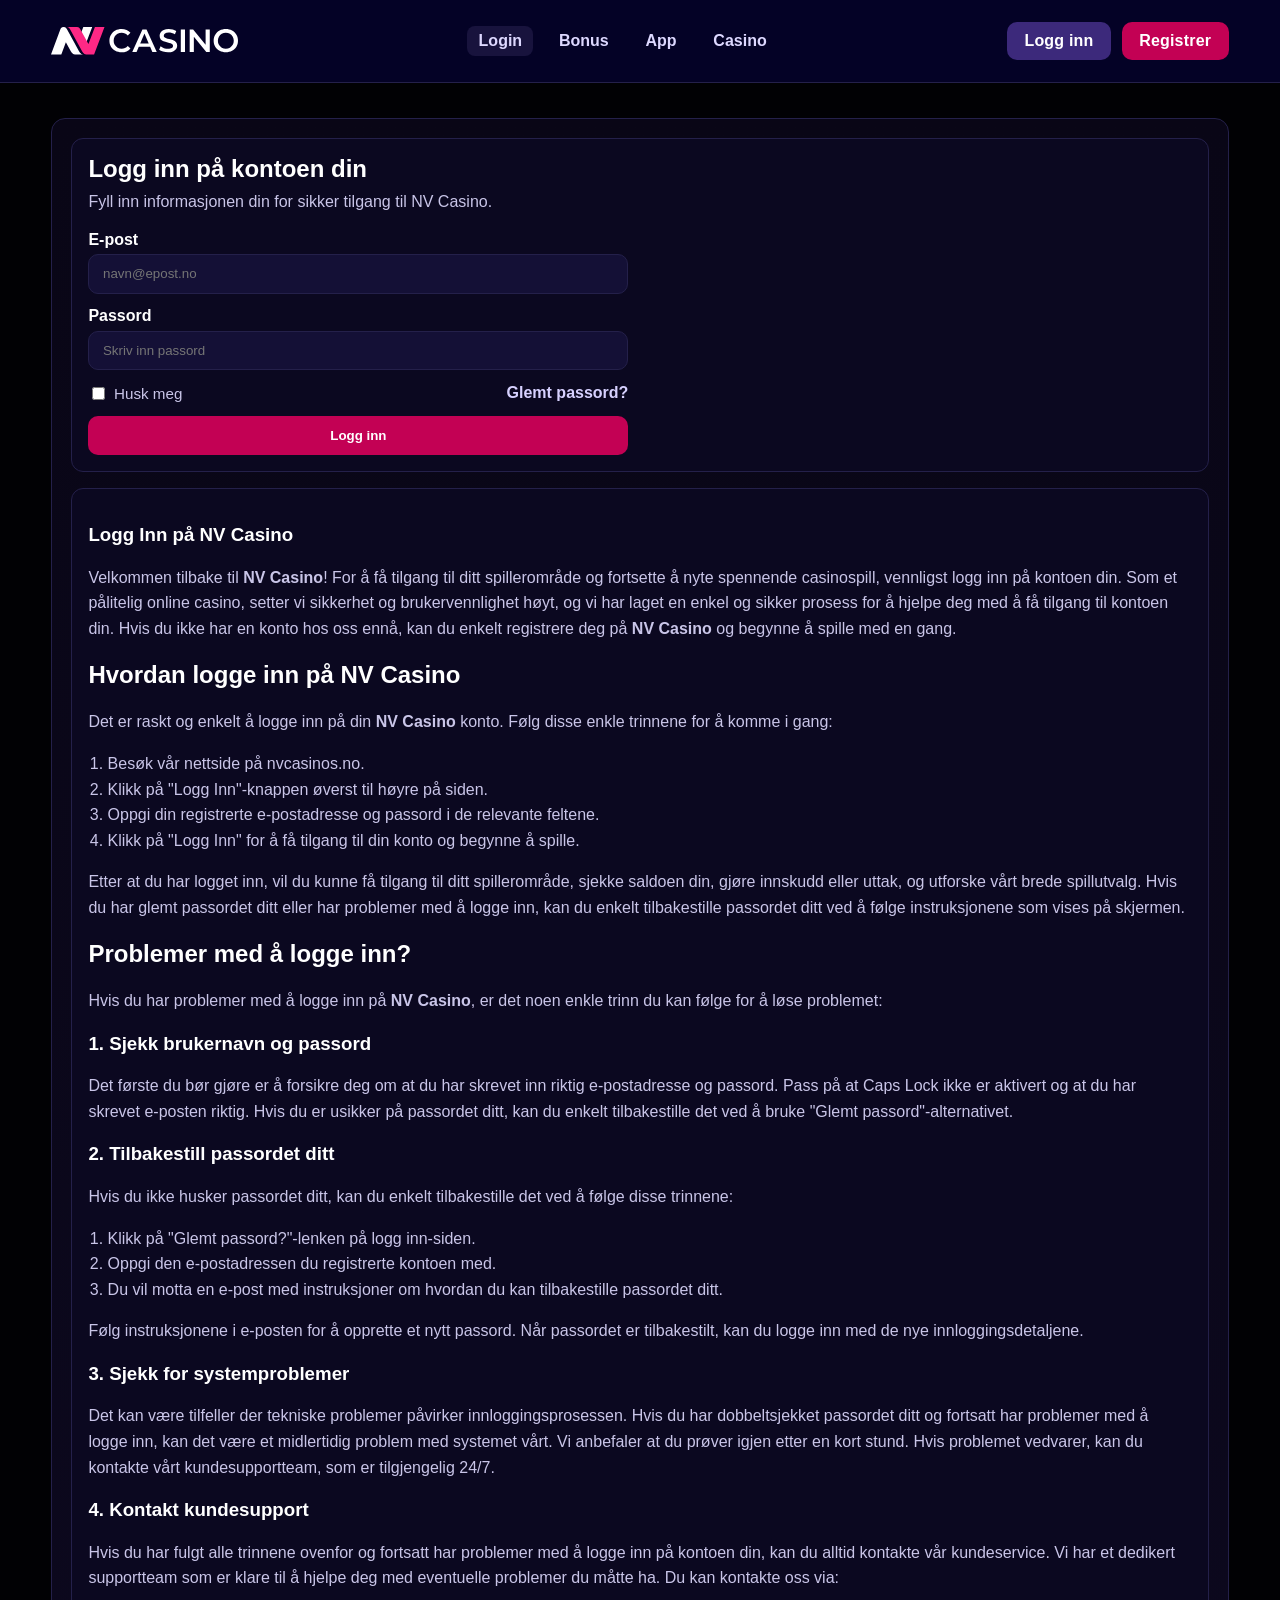
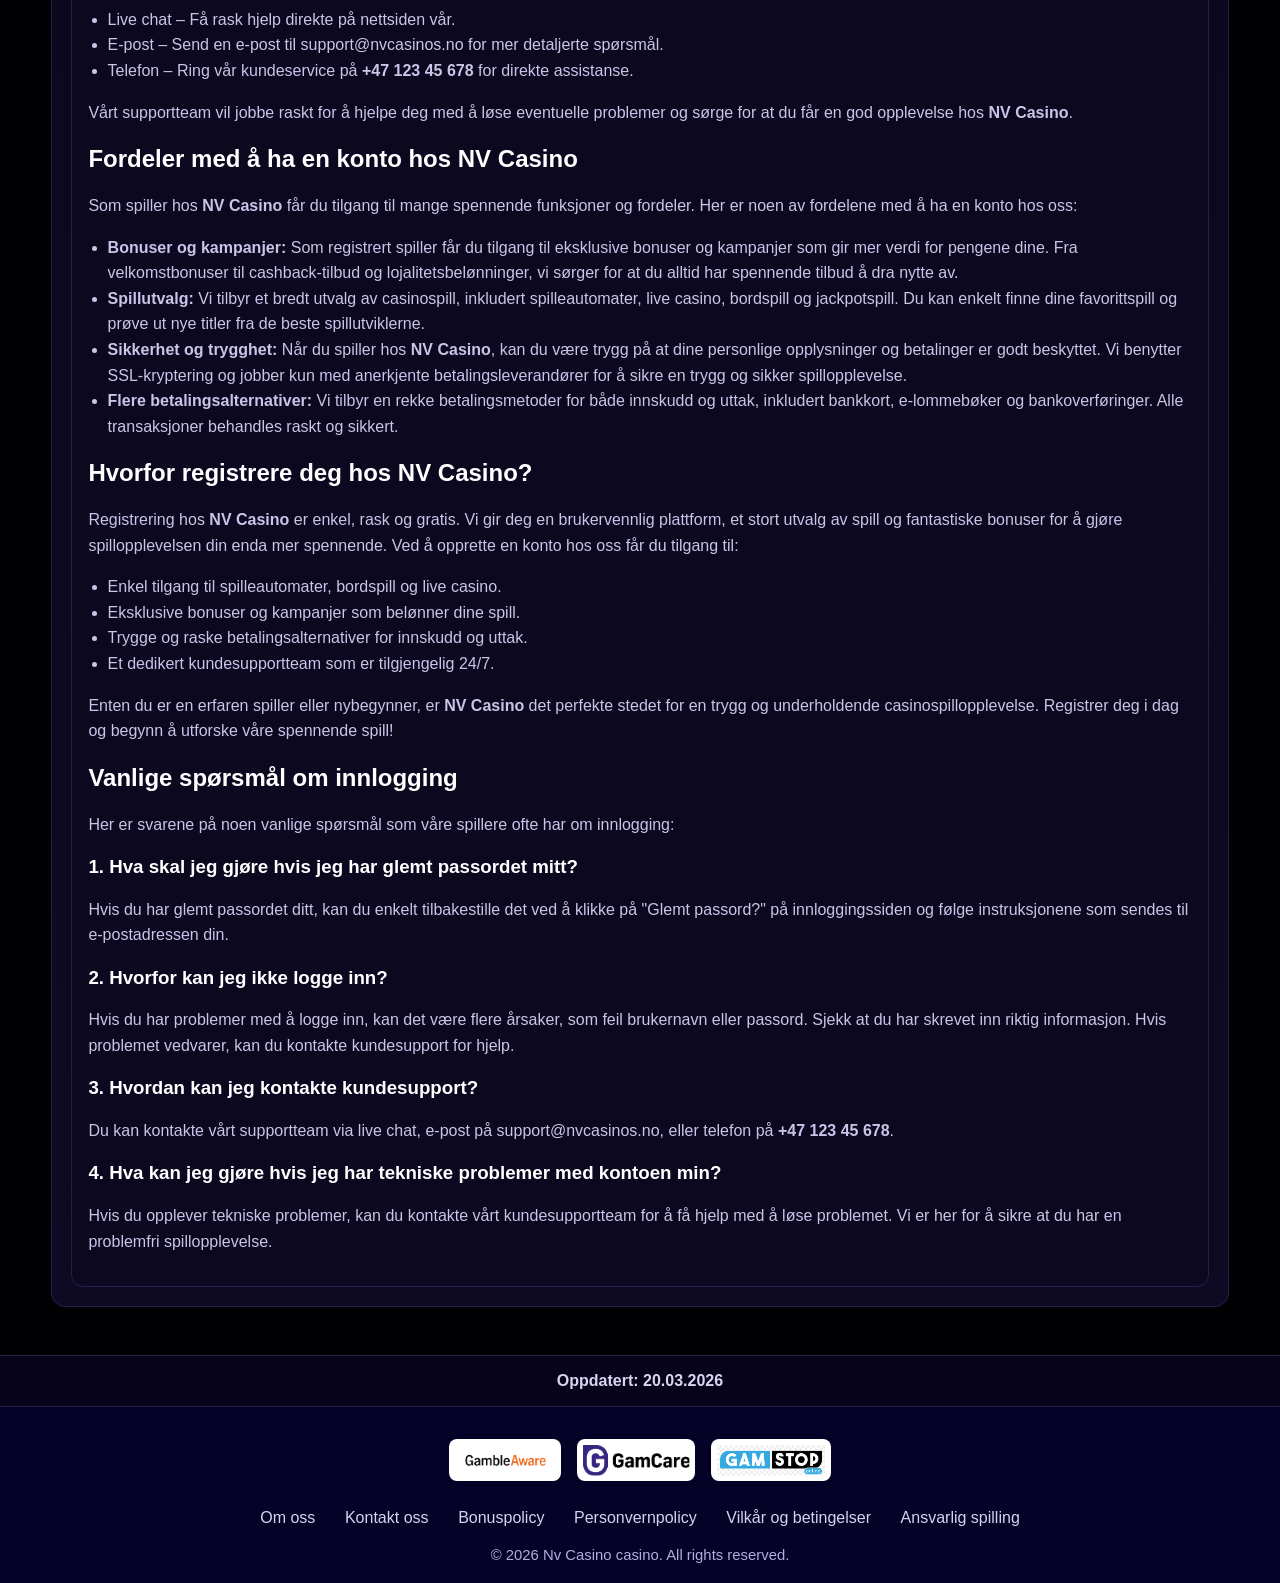
<file: login/index.html>
<!doctype html>
<html lang="nb">
<head>
  <meta charset="UTF-8" />
  <meta name="viewport" content="width=device-width, initial-scale=1.0" />
  <meta name="description" content="Logg inn på din NV Casino-konto og få tilgang til spennende casinospill, bonuser og raske betalinger. Enkelt, raskt og sikkert. Har du problemer med å logge inn? Vi er her for å hjelpe!" />
  <title>Logg Inn på NV Casino – Enkel og Sikker Tilgang til Spill</title>
  <link rel="icon" type="image/svg+xml" href="../icon.svg" />
  <link rel="stylesheet" href="../internal-pages.css" />
</head>
<body>
  <header>
    <div class="container header-inner">
      <a class="logo" href="../">
        <img src="../nvcasino logo.svg" alt="NV Casino logo" />
      </a>

      <nav class="main-nav" aria-label="Main navigation">
        <a href="../login/" class="active">Login</a>
        <a href="../bonus/">Bonus</a>
        <a href="../app/">App</a>
        <a href="/">Casino</a>
      </nav>

      <div class="auth-buttons">
        <a class="btn btn-login" href="../login/">Logg inn</a>
        <a class="btn btn-register" href="/go/">Registrer</a>
      </div>
    </div>
  </header>

  <main>
    <section class="page-content">
      <div class="container">
        <div class="rich-content">
<section class="login-form-section" aria-labelledby="login-form-title">
  <h2 class="login-form-title" id="login-form-title">Logg inn på kontoen din</h2>
  <p class="login-form-subtitle">Fyll inn informasjonen din for sikker tilgang til NV Casino.</p>
  <form class="login-form" action="#" method="post">
    <div class="login-field">
      <label for="email">E-post</label>
      <input type="email" id="email" name="email" placeholder="navn@epost.no" autocomplete="email" required />
    </div>
    <div class="login-field">
      <label for="password">Passord</label>
      <input type="password" id="password" name="password" placeholder="Skriv inn passord" autocomplete="current-password" required />
    </div>
    <div class="login-form-meta">
      <label class="login-remember" for="remember">
        <input type="checkbox" id="remember" name="remember" />
        Husk meg
      </label>
      <a class="forgot-link" href="#">Glemt passord?</a>
    </div>
    <button class="login-submit" type="submit">Logg inn</button>
  </form>
</section>
<section>
  <h1>Logg Inn på NV Casino</h1>
  <p>Velkommen tilbake til <strong>NV Casino</strong>! For å få tilgang til ditt spillerområde og fortsette å nyte spennende casinospill, vennligst logg inn på kontoen din. Som et pålitelig online casino, setter vi sikkerhet og brukervennlighet høyt, og vi har laget en enkel og sikker prosess for å hjelpe deg med å få tilgang til kontoen din. Hvis du ikke har en konto hos oss ennå, kan du enkelt registrere deg på <strong>NV Casino</strong> og begynne å spille med en gang.</p>
  <h2>Hvordan logge inn på NV Casino</h2>
  <p>Det er raskt og enkelt å logge inn på din <strong>NV Casino</strong> konto. Følg disse enkle trinnene for å komme i gang:</p>
  <ol>
    <li>Besøk vår nettside på <a href="https://nvcasinos.no">nvcasinos.no</a>.</li>
    <li>Klikk på "Logg Inn"-knappen øverst til høyre på siden.</li>
    <li>Oppgi din registrerte e-postadresse og passord i de relevante feltene.</li>
    <li>Klikk på "Logg Inn" for å få tilgang til din konto og begynne å spille.</li>
  </ol>
  <p>Etter at du har logget inn, vil du kunne få tilgang til ditt spillerområde, sjekke saldoen din, gjøre innskudd eller uttak, og utforske vårt brede spillutvalg. Hvis du har glemt passordet ditt eller har problemer med å logge inn, kan du enkelt tilbakestille passordet ditt ved å følge instruksjonene som vises på skjermen.</p>
  <h2>Problemer med å logge inn?</h2>
  <p>Hvis du har problemer med å logge inn på <strong>NV Casino</strong>, er det noen enkle trinn du kan følge for å løse problemet:</p>
  <h3>1. Sjekk brukernavn og passord</h3>
  <p>Det første du bør gjøre er å forsikre deg om at du har skrevet inn riktig e-postadresse og passord. Pass på at Caps Lock ikke er aktivert og at du har skrevet e-posten riktig. Hvis du er usikker på passordet ditt, kan du enkelt tilbakestille det ved å bruke "Glemt passord"-alternativet.</p>
  <h3>2. Tilbakestill passordet ditt</h3>
  <p>Hvis du ikke husker passordet ditt, kan du enkelt tilbakestille det ved å følge disse trinnene:</p>
  <ol>
    <li>Klikk på "Glemt passord?"-lenken på logg inn-siden.</li>
    <li>Oppgi den e-postadressen du registrerte kontoen med.</li>
    <li>Du vil motta en e-post med instruksjoner om hvordan du kan tilbakestille passordet ditt.</li>
  </ol>
  <p>Følg instruksjonene i e-posten for å opprette et nytt passord. Når passordet er tilbakestilt, kan du logge inn med de nye innloggingsdetaljene.</p>
  <h3>3. Sjekk for systemproblemer</h3>
  <p>Det kan være tilfeller der tekniske problemer påvirker innloggingsprosessen. Hvis du har dobbeltsjekket passordet ditt og fortsatt har problemer med å logge inn, kan det være et midlertidig problem med systemet vårt. Vi anbefaler at du prøver igjen etter en kort stund. Hvis problemet vedvarer, kan du kontakte vårt kundesupportteam, som er tilgjengelig 24/7.</p>
  <h3>4. Kontakt kundesupport</h3>
  <p>Hvis du har fulgt alle trinnene ovenfor og fortsatt har problemer med å logge inn på kontoen din, kan du alltid kontakte vår kundeservice. Vi har et dedikert supportteam som er klare til å hjelpe deg med eventuelle problemer du måtte ha. Du kan kontakte oss via:</p>
  <ul>
    <li>Live chat – Få rask hjelp direkte på nettsiden vår.</li>
    <li>E-post – Send en e-post til <a href="mailto:support@nvcasinos.no">support@nvcasinos.no</a> for mer detaljerte spørsmål.</li>
    <li>Telefon – Ring vår kundeservice på <strong>+47 123 45 678</strong> for direkte assistanse.</li>
  </ul>
  <p>Vårt supportteam vil jobbe raskt for å hjelpe deg med å løse eventuelle problemer og sørge for at du får en god opplevelse hos <strong>NV Casino</strong>.</p>
  <h2>Fordeler med å ha en konto hos NV Casino</h2>
  <p>Som spiller hos <strong>NV Casino</strong> får du tilgang til mange spennende funksjoner og fordeler. Her er noen av fordelene med å ha en konto hos oss:</p>
  <ul>
    <li><strong>Bonuser og kampanjer:</strong> Som registrert spiller får du tilgang til eksklusive bonuser og kampanjer som gir mer verdi for pengene dine. Fra velkomstbonuser til cashback-tilbud og lojalitetsbelønninger, vi sørger for at du alltid har spennende tilbud å dra nytte av.</li>
    <li><strong>Spillutvalg:</strong> Vi tilbyr et bredt utvalg av casinospill, inkludert spilleautomater, live casino, bordspill og jackpotspill. Du kan enkelt finne dine favorittspill og prøve ut nye titler fra de beste spillutviklerne.</li>
    <li><strong>Sikkerhet og trygghet:</strong> Når du spiller hos <strong>NV Casino</strong>, kan du være trygg på at dine personlige opplysninger og betalinger er godt beskyttet. Vi benytter SSL-kryptering og jobber kun med anerkjente betalingsleverandører for å sikre en trygg og sikker spillopplevelse.</li>
    <li><strong>Flere betalingsalternativer:</strong> Vi tilbyr en rekke betalingsmetoder for både innskudd og uttak, inkludert bankkort, e-lommebøker og bankoverføringer. Alle transaksjoner behandles raskt og sikkert.</li>
  </ul>
  <h2>Hvorfor registrere deg hos NV Casino?</h2>
  <p>Registrering hos <strong>NV Casino</strong> er enkel, rask og gratis. Vi gir deg en brukervennlig plattform, et stort utvalg av spill og fantastiske bonuser for å gjøre spillopplevelsen din enda mer spennende. Ved å opprette en konto hos oss får du tilgang til:</p>
  <ul>
    <li>Enkel tilgang til spilleautomater, bordspill og live casino.</li>
    <li>Eksklusive bonuser og kampanjer som belønner dine spill.</li>
    <li>Trygge og raske betalingsalternativer for innskudd og uttak.</li>
    <li>Et dedikert kundesupportteam som er tilgjengelig 24/7.</li>
  </ul>
  <p>Enten du er en erfaren spiller eller nybegynner, er <strong>NV Casino</strong> det perfekte stedet for en trygg og underholdende casinospillopplevelse. Registrer deg i dag og begynn å utforske våre spennende spill!</p>
  <h2>Vanlige spørsmål om innlogging</h2>
  <p>Her er svarene på noen vanlige spørsmål som våre spillere ofte har om innlogging:</p>
  <h3>1. Hva skal jeg gjøre hvis jeg har glemt passordet mitt?</h3>
  <p>Hvis du har glemt passordet ditt, kan du enkelt tilbakestille det ved å klikke på "Glemt passord?" på innloggingssiden og følge instruksjonene som sendes til e-postadressen din.</p>
  <h3>2. Hvorfor kan jeg ikke logge inn?</h3>
  <p>Hvis du har problemer med å logge inn, kan det være flere årsaker, som feil brukernavn eller passord. Sjekk at du har skrevet inn riktig informasjon. Hvis problemet vedvarer, kan du kontakte kundesupport for hjelp.</p>
  <h3>3. Hvordan kan jeg kontakte kundesupport?</h3>
  <p>Du kan kontakte vårt supportteam via live chat, e-post på <a href="mailto:support@nvcasinos.no">support@nvcasinos.no</a>, eller telefon på <strong>+47 123 45 678</strong>.</p>
  <h3>4. Hva kan jeg gjøre hvis jeg har tekniske problemer med kontoen min?</h3>
  <p>Hvis du opplever tekniske problemer, kan du kontakte vårt kundesupportteam for å få hjelp med å løse problemet. Vi er her for å sikre at du har en problemfri spillopplevelse.</p>
</section>
        </div>
      </div>
    </section>

    <section class="updated" aria-label="updated-date">
      Oppdatert: 20.03.2026
    </section>
  </main>

  <footer>
    <div class="container">
      <div class="trust-logos" aria-label="Trust badges">
        <a href="https://www.begambleaware.org/" target="_blank" rel="noopener noreferrer nofollow"><img src="../trust badges/gambleaware.png" alt="GambleAware" /></a>
        <a href="https://www.gamcare.org.uk/" target="_blank" rel="noopener noreferrer nofollow"><img src="../trust badges/GamCare.png" alt="GamCare" /></a>
        <a href="https://www.gamstop.co.uk/" target="_blank" rel="noopener noreferrer nofollow"><img src="../trust badges/gamstop.png" alt="GAMSTOP" /></a>
      </div>

      <nav class="footer-links" aria-label="Footer links">
        <a href="../about-us/">Om oss</a>
        <a href="../contact-us/">Kontakt oss</a>
        <a href="../bonus-policy/">Bonuspolicy</a>
        <a href="../privacy-policy/">Personvernpolicy</a>
        <a href="../terms-and-conditions/">Vilkår og betingelser</a>
        <a href="../responsible-gambling/">Ansvarlig spilling</a>
      </nav>

      <p class="copyright">© 2026 Nv Casino casino. All rights reserved.</p>
    </div>
  </footer>
</body>
</html>
</file>
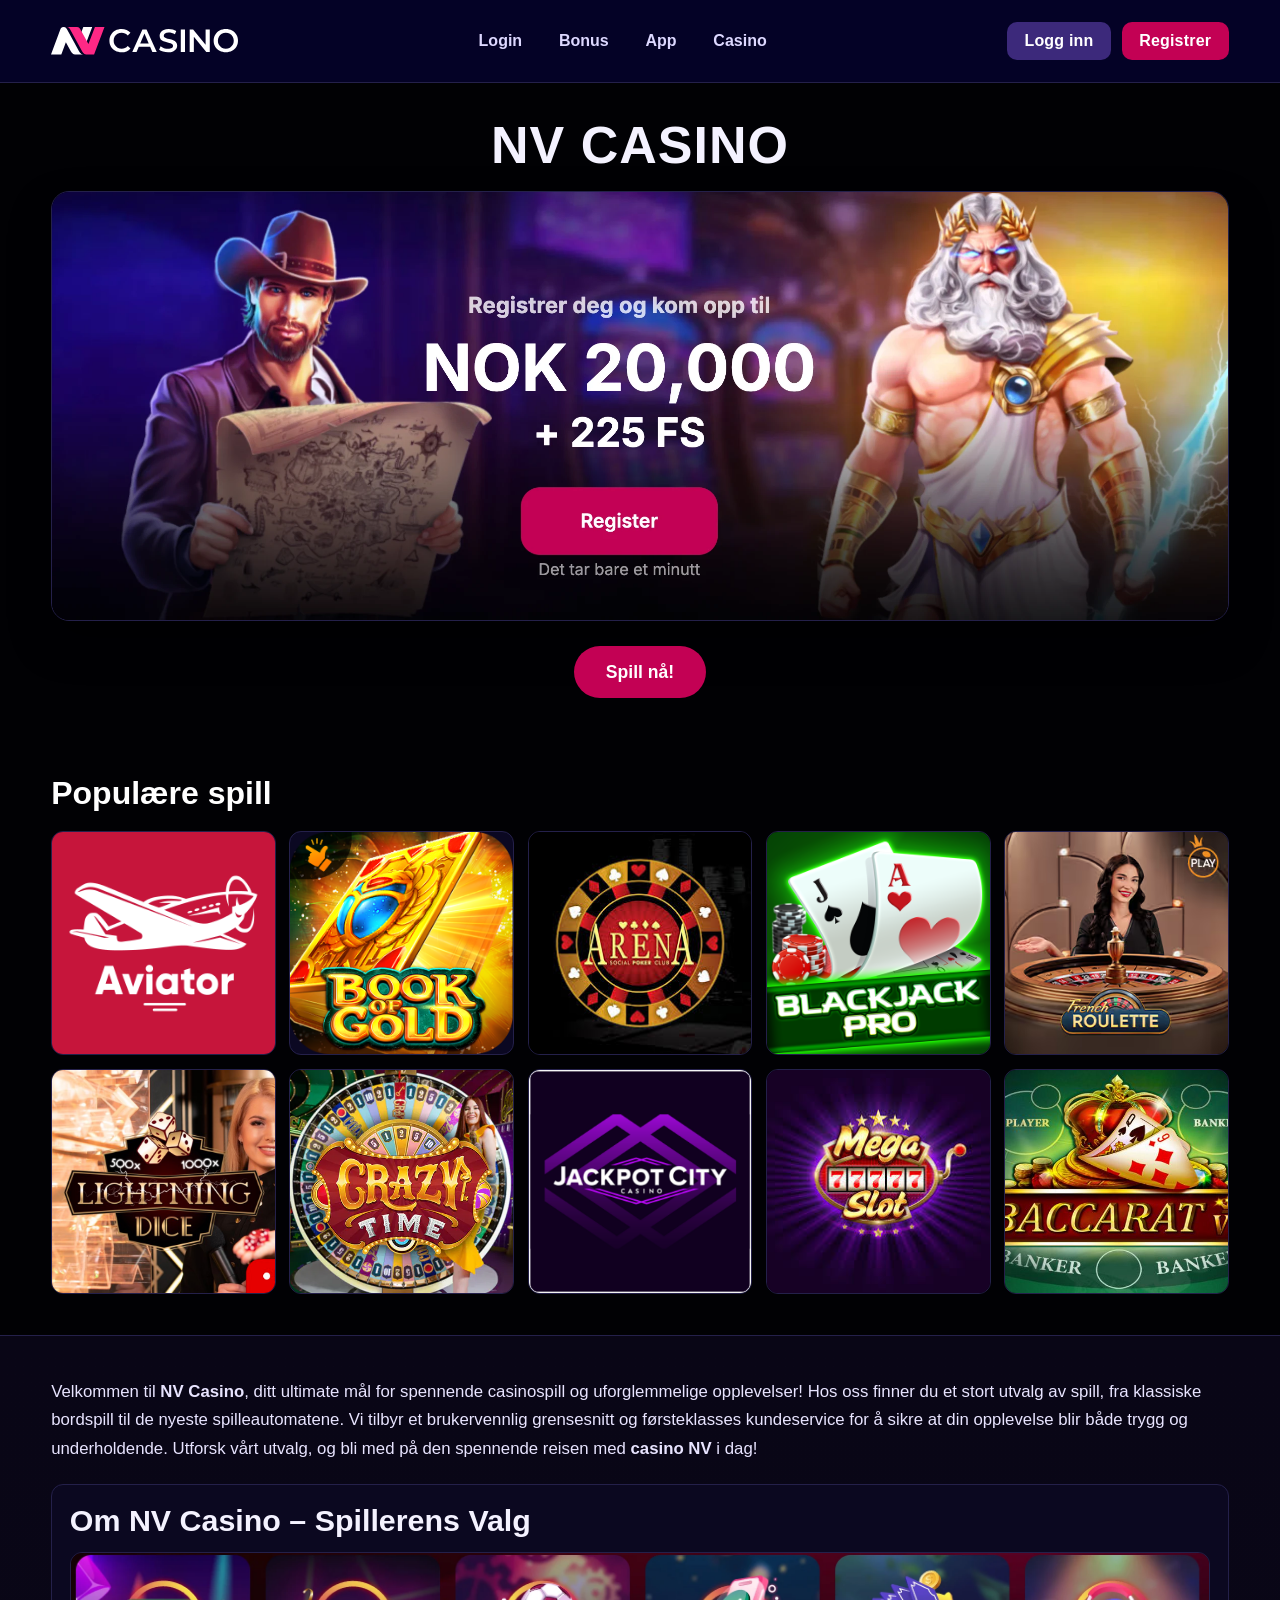
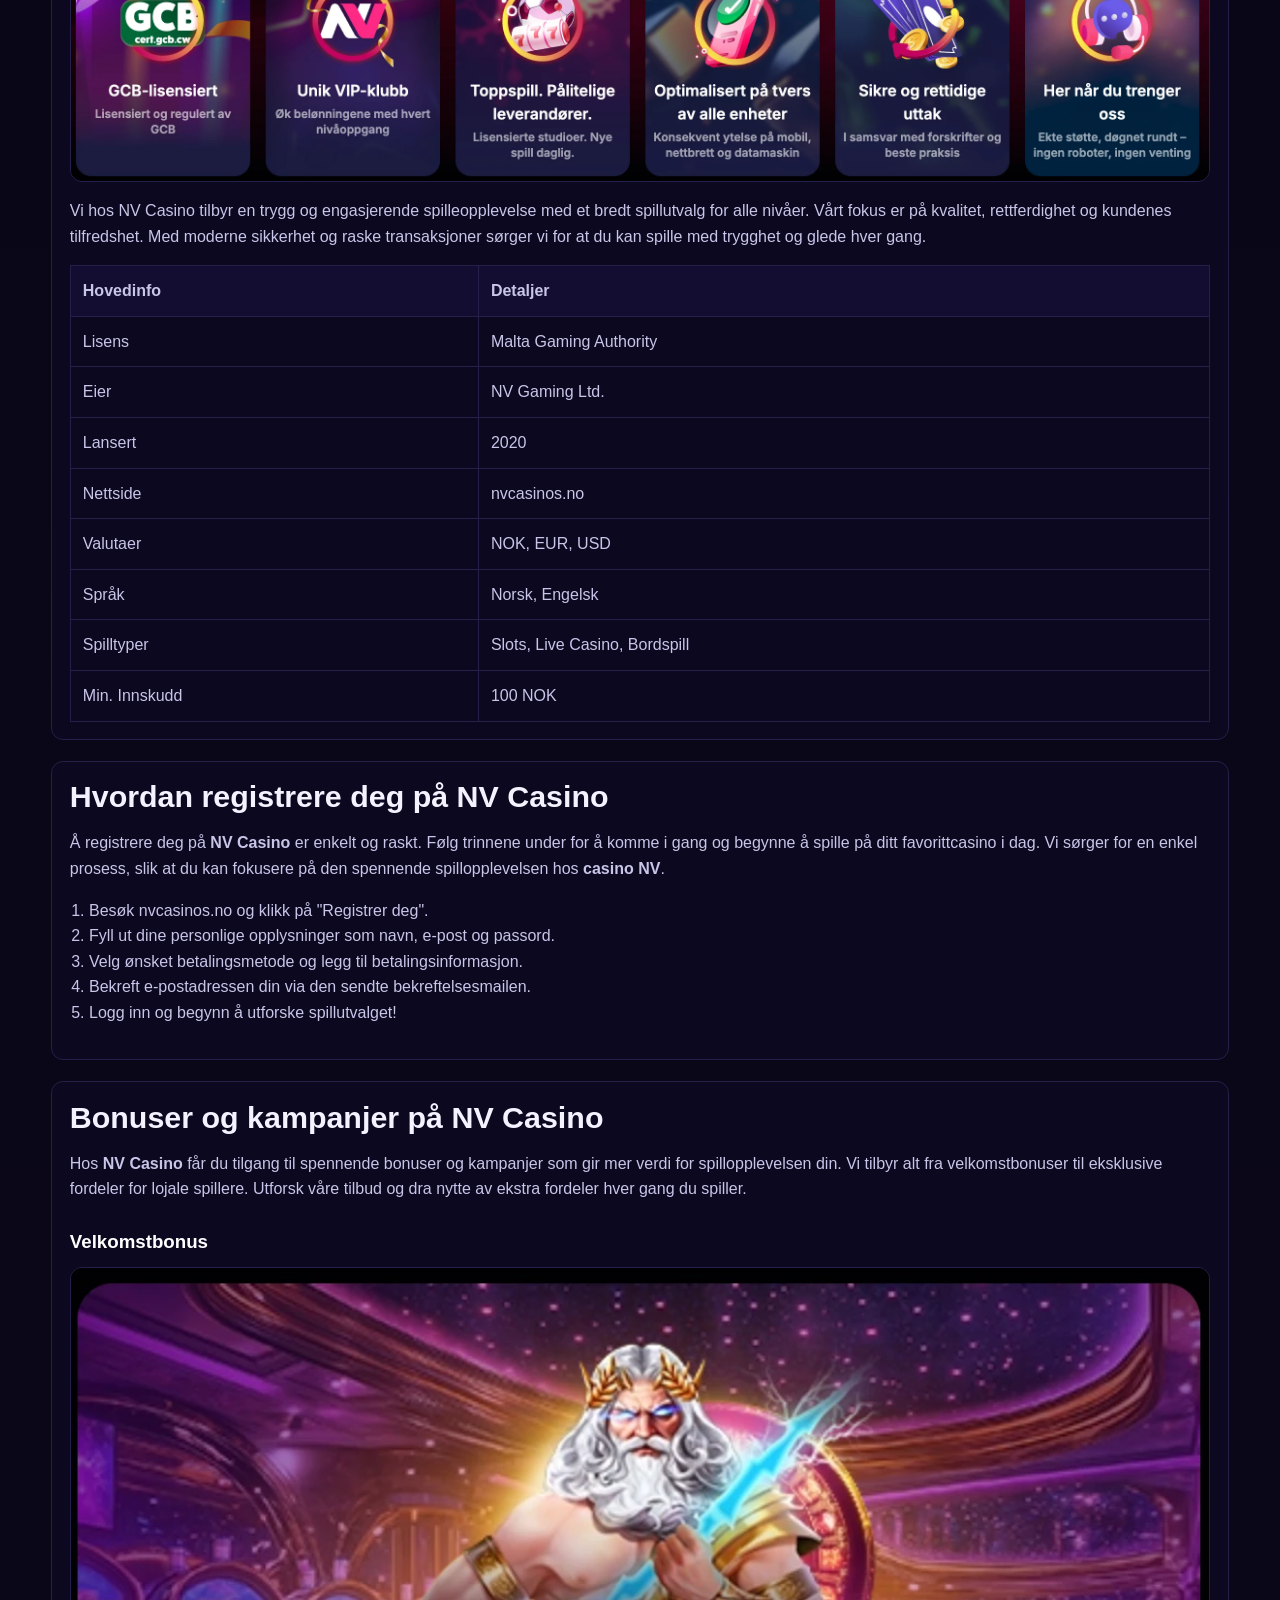
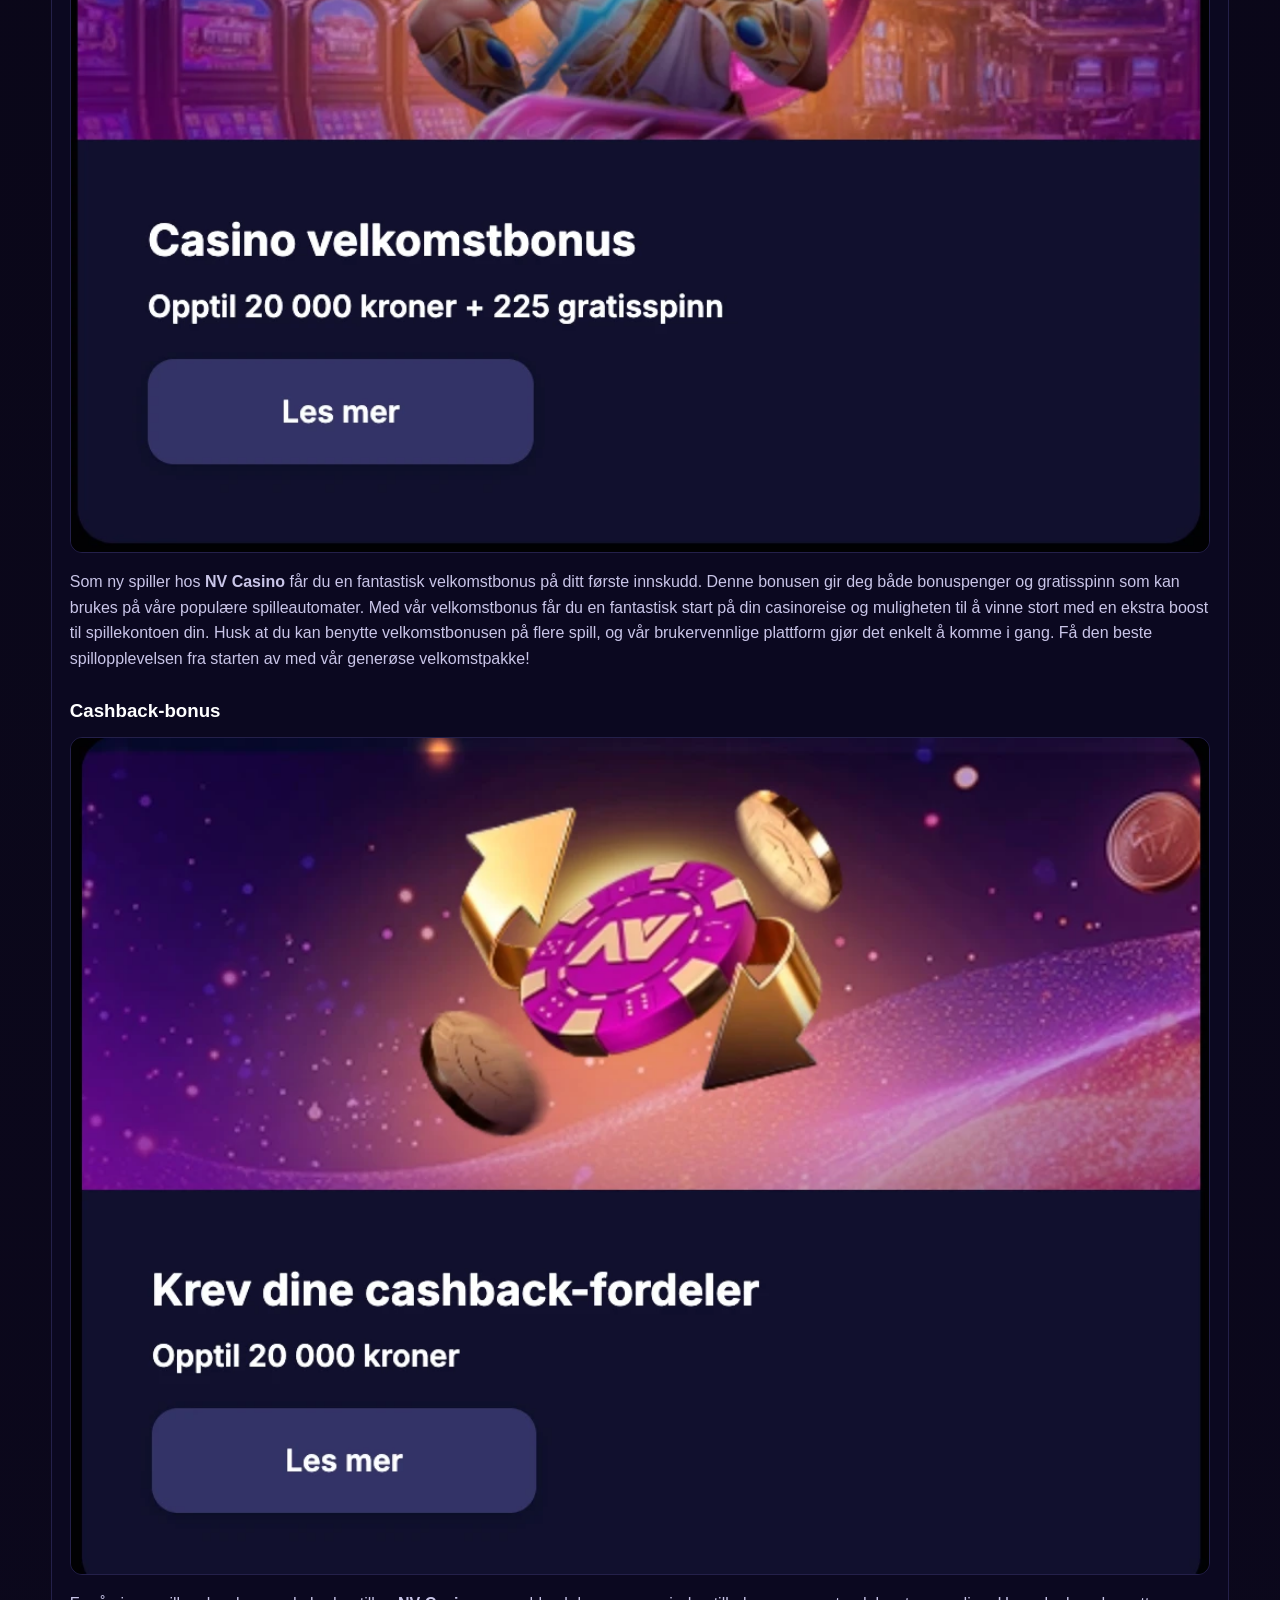
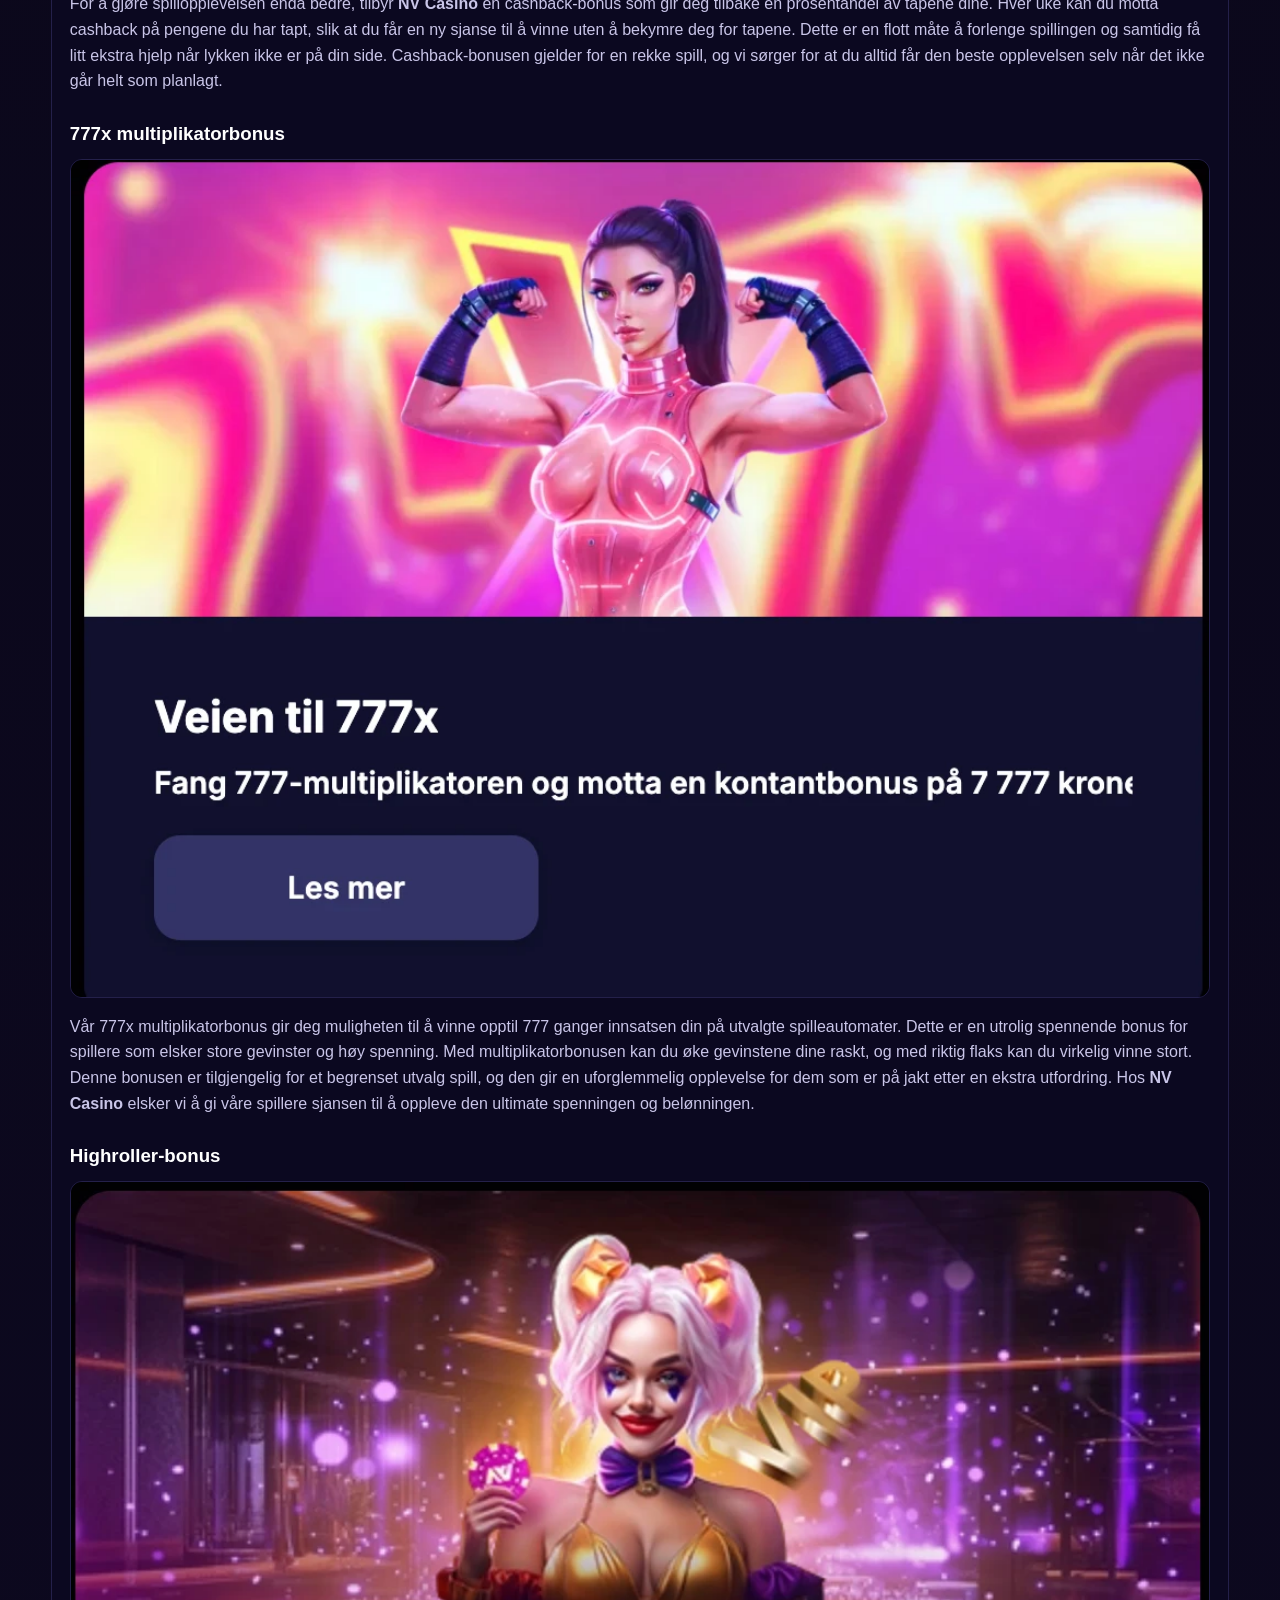
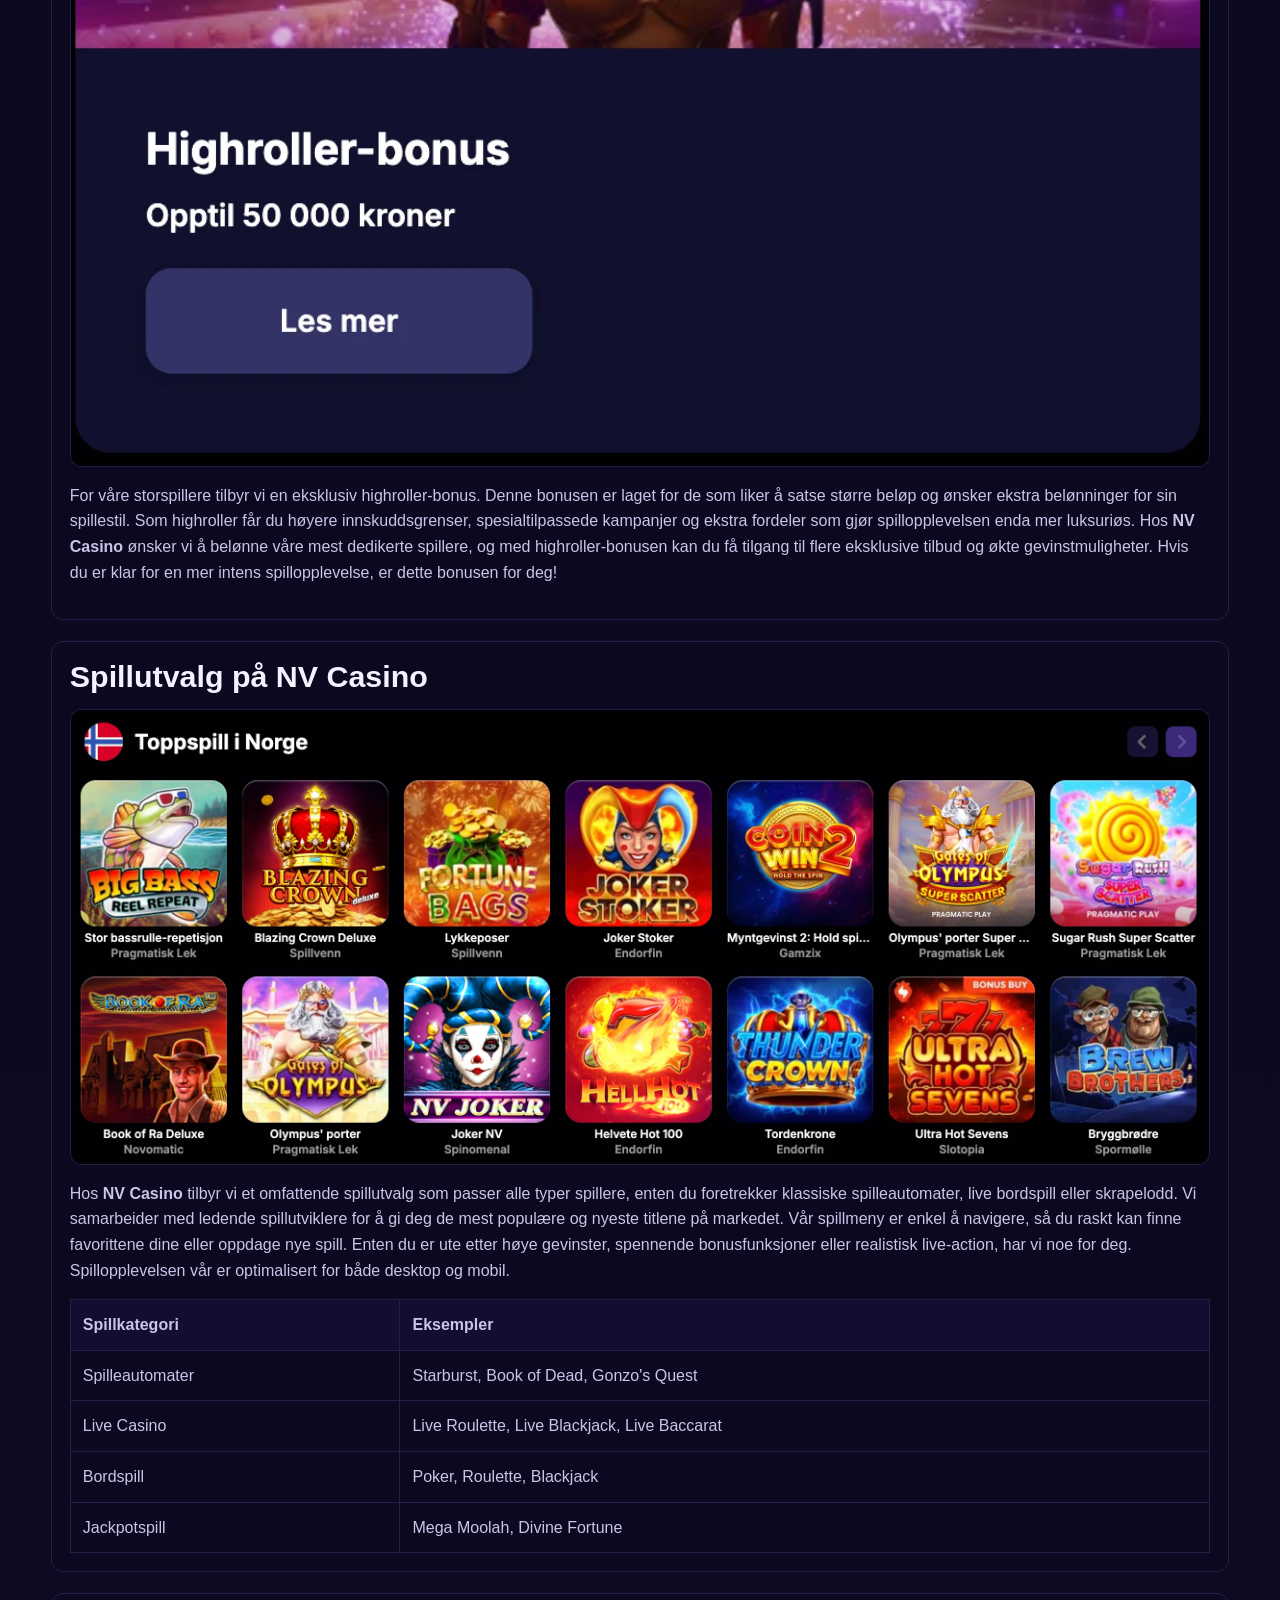
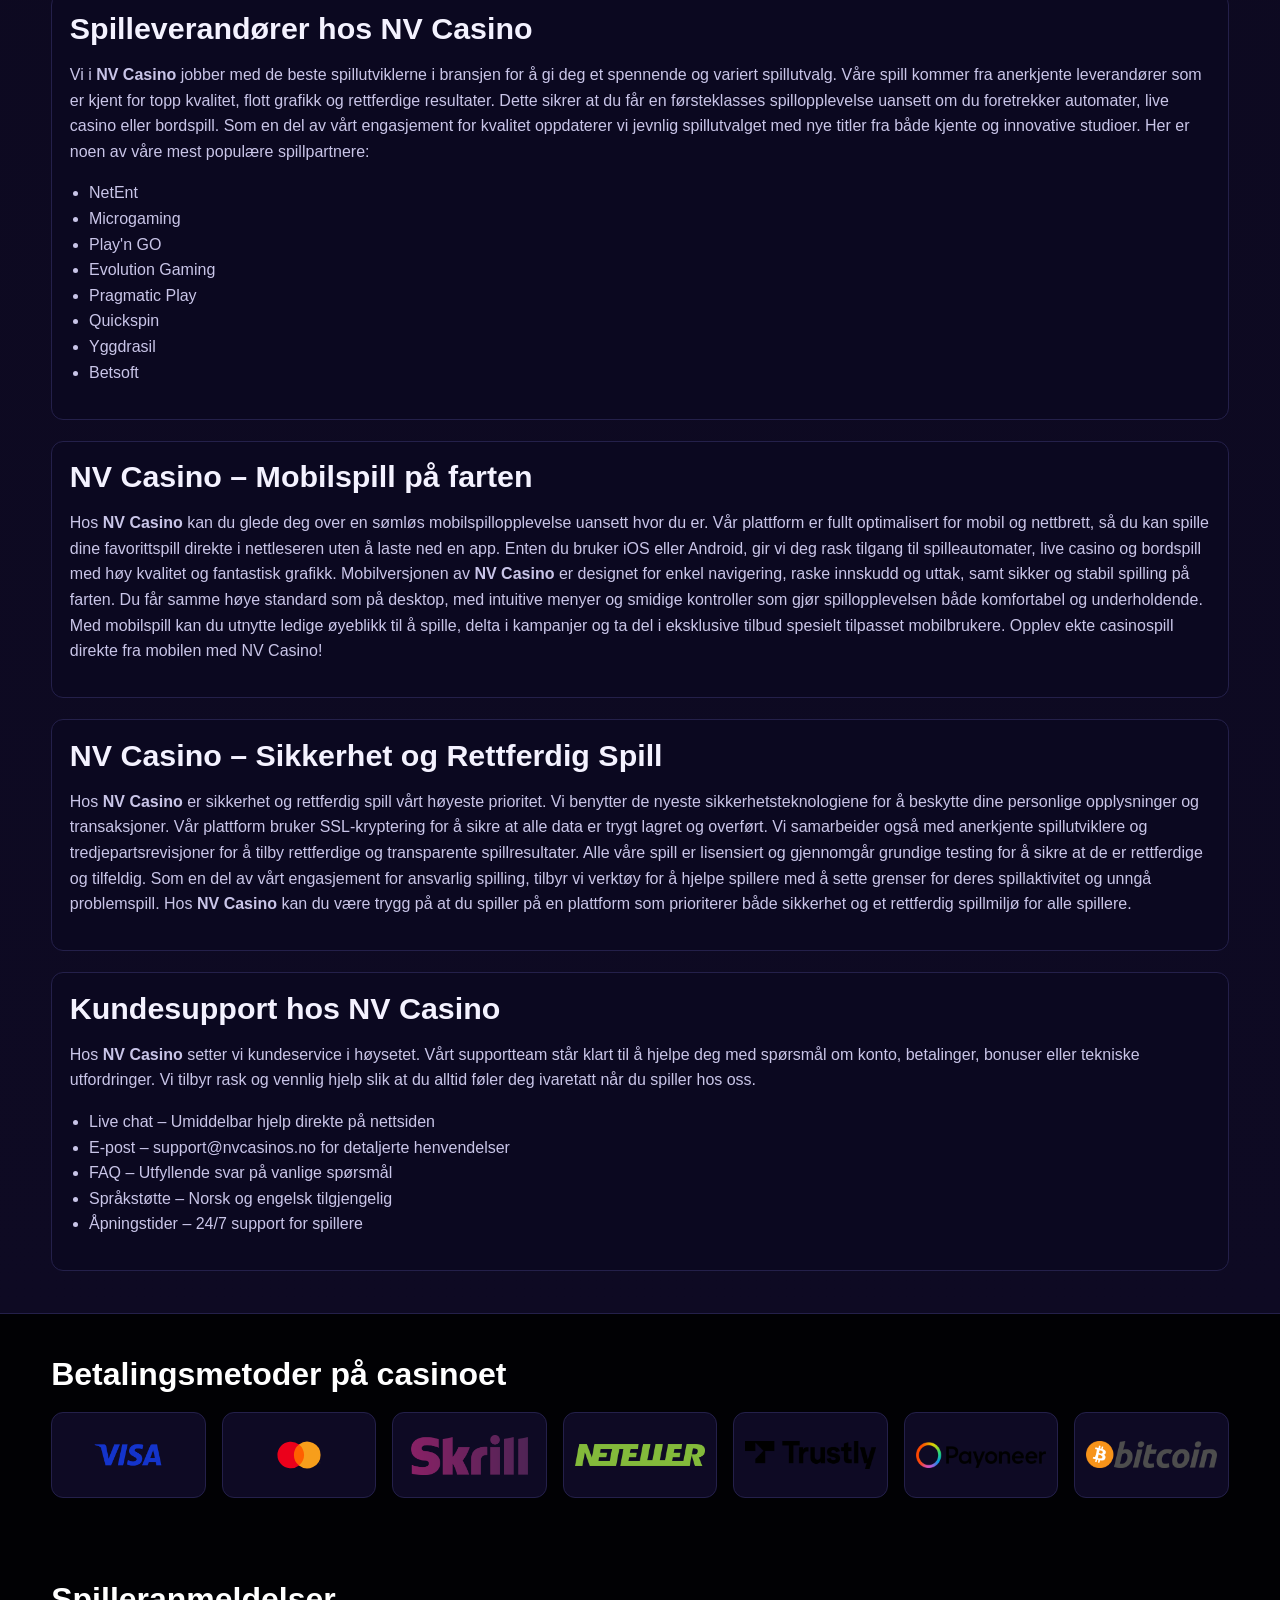
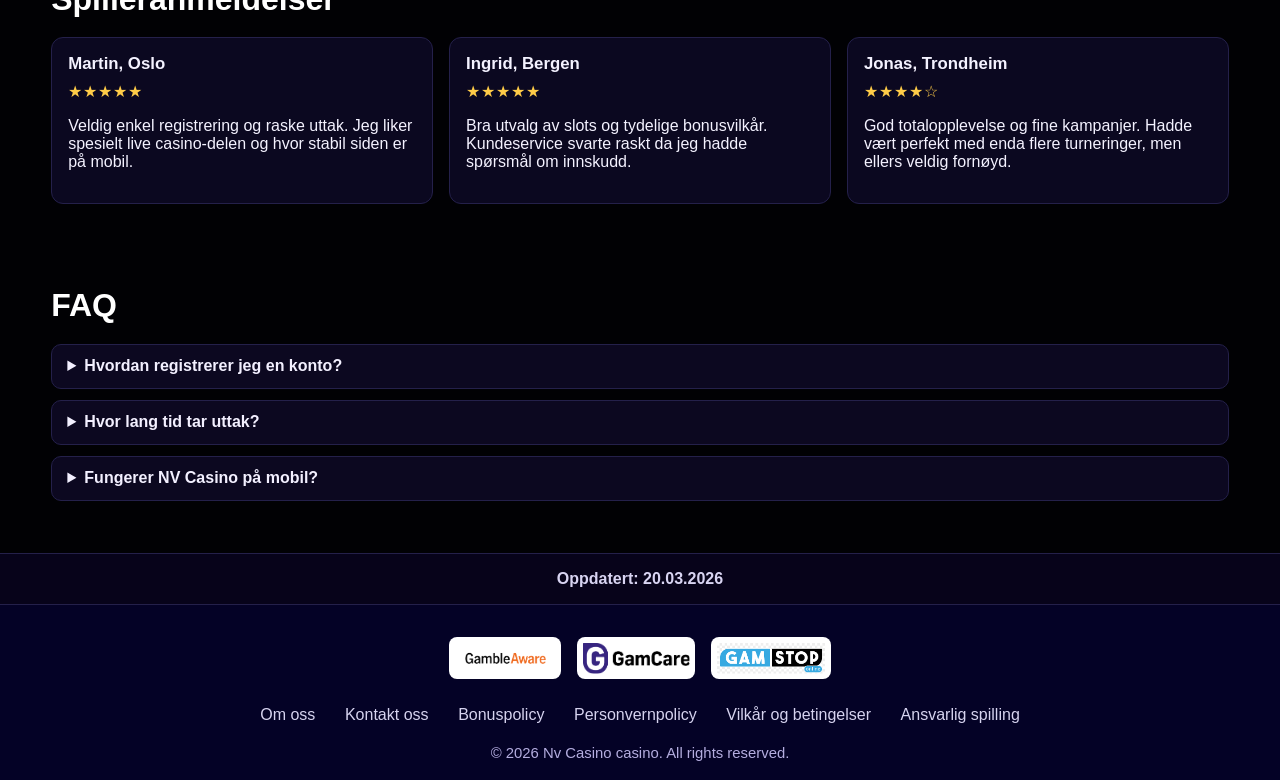
<file: no-no/index.html>
<!doctype html>
<html lang="nb">
<head>
  <meta charset="UTF-8" />
  <meta name="viewport" content="width=device-width, initial-scale=1.0" />
  <meta name="description" content="Velkommen til NV Casino! Oppdag et stort utvalg av casinospill og eksklusive bonuser. Registrer deg i dag og nyt en sikker og spennende spillopplevelse med topp kundeservice!" />
  <title>NV Casino - NOK 20,000 + 225 FS</title>
  <base href="/" />
  <link rel="icon" type="image/svg+xml" href="icon.svg" />
  <link rel="canonical" href="/no-no/" />
  <link rel="alternate" hreflang="x-default" href="/" />
  <link rel="alternate" hreflang="nb" href="/" />
  <link rel="alternate" hreflang="nb-NO" href="/no-no/" />
  <style>
    :root {
      --bg-main: #010104;
      --bg-header-footer: #040226;
      --accent-main: #c30154;
      --accent-login: #3c297b;
      --text-main: #f4f2ff;
      --text-muted: #c9c5e8;
      --card-bg: #0b0822;
      --border-soft: #24204a;
      --ok: #5cd4a3;
    }

    * {
      box-sizing: border-box;
    }

    html,
    body {
      margin: 0;
      padding: 0;
      font-family: "Trebuchet MS", "Segoe UI", sans-serif;
      background: radial-gradient(circle at top, #161030 0%, var(--bg-main) 45%);
      color: var(--text-main);
    }

    a {
      color: inherit;
      text-decoration: none;
    }

    img {
      max-width: 100%;
      display: block;
    }

    .container {
      width: min(1200px, 92vw);
      margin: 0 auto;
    }

    header {
      background: var(--bg-header-footer);
      border-bottom: 1px solid var(--border-soft);
      position: sticky;
      top: 0;
      z-index: 20;
    }

    .header-inner {
      min-height: 82px;
      display: flex;
      align-items: center;
      justify-content: space-between;
      gap: 1rem;
      flex-wrap: wrap;
      padding: 0.75rem 0;
    }

    .logo {
      display: flex;
      align-items: center;
      gap: 0.75rem;
    }

    .logo img {
      height: 50px;
      width: auto;
    }

    .main-nav {
      display: flex;
      gap: 0.9rem;
      align-items: center;
      flex-wrap: wrap;
      font-weight: 700;
      color: #ddd8ff;
    }

    .main-nav a {
      padding: 0.4rem 0.7rem;
      border-radius: 8px;
      transition: background-color 0.2s ease;
    }

    .main-nav a:hover {
      background: #18133d;
    }

    .auth-buttons {
      display: flex;
      gap: 0.65rem;
      align-items: center;
      flex-wrap: wrap;
    }

    .btn {
      border: 0;
      border-radius: 10px;
      padding: 0.65rem 1.1rem;
      color: #fff;
      font-weight: 800;
      cursor: pointer;
      letter-spacing: 0.2px;
      display: inline-block;
    }

    .btn-register {
      background: var(--accent-main);
    }

    .btn-login {
      background: var(--accent-login);
    }

    main {
      background: var(--bg-main);
    }

    .hero {
      padding: 2rem 0 1.8rem;
      text-align: center;
    }

    .hero h1 {
      margin: 0 0 1rem;
      font-size: clamp(2rem, 5vw, 3.25rem);
      letter-spacing: 1px;
      text-transform: uppercase;
    }

    .hero-banner {
      border-radius: 18px;
      overflow: hidden;
      border: 1px solid var(--border-soft);
      box-shadow: 0 20px 40px rgba(0, 0, 0, 0.45);
    }

    .cta-wrap {
      display: flex;
      justify-content: center;
      padding: 1.6rem 0 0.4rem;
    }

    .cta {
      background: var(--accent-main);
      color: #fff;
      border: 0;
      border-radius: 999px;
      padding: 0.95rem 2rem;
      font-size: 1.1rem;
      font-weight: 900;
      cursor: pointer;
      animation: pulse 1.6s infinite;
      box-shadow: 0 0 0 0 rgba(195, 1, 84, 0.8);
    }

    @keyframes pulse {
      0% {
        transform: scale(1);
        box-shadow: 0 0 0 0 rgba(195, 1, 84, 0.75);
      }
      70% {
        transform: scale(1.03);
        box-shadow: 0 0 0 22px rgba(195, 1, 84, 0);
      }
      100% {
        transform: scale(1);
        box-shadow: 0 0 0 0 rgba(195, 1, 84, 0);
      }
    }

    section {
      padding: 2.6rem 0;
    }

    .section-title {
      margin: 0 0 1.2rem;
      font-size: clamp(1.4rem, 3vw, 2rem);
      color: #ffffff;
    }

    .games-grid {
      display: grid;
      grid-template-columns: repeat(5, minmax(0, 1fr));
      gap: 0.85rem;
    }

    .game-card {
      display: block;
      background: var(--card-bg);
      border: 1px solid var(--border-soft);
      border-radius: 12px;
      overflow: hidden;
      aspect-ratio: 1 / 1;
      position: relative;
    }

    .game-card img {
      width: 100%;
      height: 100%;
      object-fit: cover;
    }

    .seo {
      background: linear-gradient(180deg, #090616 0%, #0e0a23 100%);
      border-top: 1px solid var(--border-soft);
      border-bottom: 1px solid var(--border-soft);
    }

    .seo .container {
      display: grid;
      gap: 1.3rem;
    }

    .seo .lead {
      margin: 0;
      font-size: 1.05rem;
      color: #e8e4ff;
      line-height: 1.7;
    }

    .seo-block {
      background: #0b0820;
      border: 1px solid var(--border-soft);
      border-radius: 12px;
      padding: 1.1rem;
    }

    .seo-block h2 {
      margin-top: 0;
      margin-bottom: 0.75rem;
      font-size: clamp(1.3rem, 2.6vw, 1.9rem);
    }

    .seo p,
    .seo li,
    .seo td,
    .seo th {
      color: var(--text-muted);
      line-height: 1.6;
    }

    .seo h3 {
      margin-top: 1.8rem;
      margin-bottom: 0.6rem;
      color: #fff;
    }

    .seo ul,
    .seo ol {
      padding-left: 1.2rem;
    }

    .content-image {
      margin: 0.9rem 0 1rem;
      border: 1px solid var(--border-soft);
      border-radius: 12px;
      overflow: hidden;
      background: #090617;
    }

    .content-image img {
      width: 100%;
      height: auto;
      object-fit: cover;
    }

    table {
      width: 100%;
      border-collapse: collapse;
      margin-top: 1rem;
      background: #0b0820;
      border: 1px solid var(--border-soft);
    }

    th,
    td {
      border: 1px solid var(--border-soft);
      padding: 0.75rem;
      text-align: left;
    }

    th {
      color: #fff;
      background: #120d31;
    }

    .payments {
      display: grid;
      grid-template-columns: repeat(auto-fit, minmax(120px, 1fr));
      gap: 1rem;
      align-items: center;
    }

    .payment-item {
      background: #0e0a24;
      border: 1px solid var(--border-soft);
      border-radius: 12px;
      min-height: 86px;
      display: grid;
      place-items: center;
      padding: 0.7rem;
    }

    .payment-item img {
      max-height: 40px;
      width: auto;
      object-fit: contain;
    }

    .reviews-grid {
      display: grid;
      grid-template-columns: repeat(3, minmax(0, 1fr));
      gap: 1rem;
    }

    .review {
      background: #0b0820;
      border: 1px solid var(--border-soft);
      border-radius: 12px;
      padding: 1rem;
    }

    .review h3 {
      margin-top: 0;
      margin-bottom: 0.5rem;
      font-size: 1.05rem;
    }

    .stars {
      color: #ffcc48;
      margin-bottom: 0.6rem;
      letter-spacing: 1px;
    }

    .faq details {
      background: #0c0820;
      border: 1px solid var(--border-soft);
      border-radius: 10px;
      padding: 0.8rem 0.95rem;
      margin-bottom: 0.65rem;
    }

    .faq summary {
      cursor: pointer;
      font-weight: 700;
      color: #f3f0ff;
    }

    .faq p {
      margin-bottom: 0;
      color: var(--text-muted);
    }

    .updated {
      border-top: 1px solid var(--border-soft);
      border-bottom: 1px solid var(--border-soft);
      background: #07031a;
      text-align: center;
      padding: 1rem 0;
      color: #d8d4f2;
      font-weight: 700;
    }

    footer {
      background: var(--bg-header-footer);
      padding: 2rem 0 1.2rem;
    }

    .trust-logos {
      display: flex;
      gap: 1rem;
      justify-content: center;
      flex-wrap: wrap;
      margin-bottom: 1.4rem;
    }

    .trust-logos img {
      height: 42px;
      width: auto;
      background: #fff;
      border-radius: 8px;
      padding: 0.35rem;
    }

    .footer-links {
      display: flex;
      justify-content: center;
      gap: 0.85rem;
      flex-wrap: wrap;
      margin-bottom: 1rem;
      color: #d6d3ef;
    }

    .footer-links a {
      padding: 0.3rem 0.5rem;
      border-radius: 6px;
    }

    .footer-links a:hover {
      background: #17123f;
    }

    .copyright {
      text-align: center;
      color: #b4addf;
      font-size: 0.93rem;
      margin: 0;
    }

    @media (max-width: 980px) {
      .games-grid {
        grid-template-columns: repeat(3, minmax(0, 1fr));
      }

      .reviews-grid {
        grid-template-columns: 1fr;
      }
    }

    @media (max-width: 640px) {
      .header-inner {
        justify-content: center;
      }

      .games-grid {
        grid-template-columns: repeat(2, minmax(0, 1fr));
      }

      .main-nav,
      .auth-buttons {
        justify-content: center;
      }
    }
  </style>
</head>
<body>
  <header>
    <div class="container header-inner">
      <a class="logo" href="index.html">
        <img src="nvcasino logo.svg" alt="NV Casino logo" />
      </a>

      <nav class="main-nav" aria-label="Main navigation">
        <a href="login/">Login</a>
        <a href="bonus/">Bonus</a>
        <a href="app/">App</a>
        <a href="/">Casino</a>
      </nav>

      <div class="auth-buttons">
        <a class="btn btn-login" href="login/">Logg inn</a>
        <a class="btn btn-register" href="/go/">Registrer</a>
      </div>
    </div>
  </header>

  <main>
    <section class="hero">
      <div class="container">
        <h1>NV Casino</h1>
        <div class="hero-banner">
          <img src="nv casino images/nv casino.webp" alt="NV Casino banner" />
        </div>
        <div class="cta-wrap">
          <a class="cta" href="/go/">Spill nå!</a>
        </div>
      </div>
    </section>

    <section>
      <div class="container">
        <h2 class="section-title">Populære spill</h2>
        <div class="games-grid">
          <a class="game-card" href="/go/"><img src="game images/aviatorlogo.png" alt="Aviator" /></a>
          <a class="game-card" href="/go/"><img src="game images/bookofgold.png" alt="Book of Gold" /></a>
          <a class="game-card" href="/go/"><img src="game images/poker arena.jpeg" alt="Poker Arena" /></a>
          <a class="game-card" href="/go/"><img src="game images/blackjackpro.png" alt="Blackjack Pro" /></a>
          <a class="game-card" href="/go/"><img src="game images/roulette live.avif" alt="Roulette Live" /></a>
          <a class="game-card" href="/go/"><img src="game images/lightning dice.jpg" alt="Lightning Dice" /></a>
          <a class="game-card" href="/go/"><img src="game images/crazytime.webp" alt="Crazy Time" /></a>
          <a class="game-card" href="/go/"><img src="game images/jackpotcity.webp" alt="Jackpot City" /></a>
          <a class="game-card" href="/go/"><img src="game images/megaslots.jpeg" alt="Mega Slots" /></a>
          <a class="game-card" href="/go/"><img src="game images/baccaratvip.jpg" alt="Baccarat VIP" /></a>
        </div>
      </div>
    </section>

    <section class="seo">
      <div class="container">
        <p class="lead">
          Velkommen til <strong>NV Casino</strong>, ditt ultimate mål for spennende casinospill og uforglemmelige opplevelser!
          Hos oss finner du et stort utvalg av spill, fra klassiske bordspill til de nyeste spilleautomatene. Vi tilbyr et
          brukervennlig grensesnitt og førsteklasses kundeservice for å sikre at din opplevelse blir både trygg og underholdende.
          Utforsk vårt utvalg, og bli med på den spennende reisen med <strong>casino NV</strong> i dag!
        </p>

        <article class="seo-block">
          <h2>Om NV Casino – Spillerens Valg</h2>
          <figure class="content-image">
            <img src="nv casino images/welcome to nv casino.webp" alt="Welcome to NV Casino" />
          </figure>
          <p>
            Vi hos NV Casino tilbyr en trygg og engasjerende spilleopplevelse med et bredt spillutvalg for alle nivåer.
            Vårt fokus er på kvalitet, rettferdighet og kundenes tilfredshet. Med moderne sikkerhet og raske transaksjoner
            sørger vi for at du kan spille med trygghet og glede hver gang.
          </p>
          <table>
            <tr><th>Hovedinfo</th><th>Detaljer</th></tr>
            <tr><td>Lisens</td><td>Malta Gaming Authority</td></tr>
            <tr><td>Eier</td><td>NV Gaming Ltd.</td></tr>
            <tr><td>Lansert</td><td>2020</td></tr>
            <tr><td>Nettside</td><td><a href="https://nvcasinos.no">nvcasinos.no</a></td></tr>
            <tr><td>Valutaer</td><td>NOK, EUR, USD</td></tr>
            <tr><td>Språk</td><td>Norsk, Engelsk</td></tr>
            <tr><td>Spilltyper</td><td>Slots, Live Casino, Bordspill</td></tr>
            <tr><td>Min. Innskudd</td><td>100 NOK</td></tr>
          </table>
        </article>

        <article class="seo-block" id="register">
          <h2>Hvordan registrere deg på NV Casino</h2>
          <p>
            Å registrere deg på <strong>NV Casino</strong> er enkelt og raskt. Følg trinnene under for å komme i gang og
            begynne å spille på ditt favorittcasino i dag. Vi sørger for en enkel prosess, slik at du kan fokusere på den
            spennende spillopplevelsen hos <strong>casino NV</strong>.
          </p>
          <ol>
            <li>Besøk <a href="https://nvcasinos.no">nvcasinos.no</a> og klikk på "Registrer deg".</li>
            <li>Fyll ut dine personlige opplysninger som navn, e-post og passord.</li>
            <li>Velg ønsket betalingsmetode og legg til betalingsinformasjon.</li>
            <li>Bekreft e-postadressen din via den sendte bekreftelsesmailen.</li>
            <li>Logg inn og begynn å utforske spillutvalget!</li>
          </ol>
        </article>

        <article class="seo-block">
          <h2>Bonuser og kampanjer på NV Casino</h2>
          <p>
            Hos <strong>NV Casino</strong> får du tilgang til spennende bonuser og kampanjer som gir mer verdi for
            spillopplevelsen din. Vi tilbyr alt fra velkomstbonuser til eksklusive fordeler for lojale spillere. Utforsk
            våre tilbud og dra nytte av ekstra fordeler hver gang du spiller.
          </p>
          <h3>Velkomstbonus</h3>
          <figure class="content-image">
            <img src="nv casino images/nv casino welcome bonus.webp" alt="NV Casino velkomstbonus" />
          </figure>
          <p>
            Som ny spiller hos <strong>NV Casino</strong> får du en fantastisk velkomstbonus på ditt første innskudd. Denne
            bonusen gir deg både bonuspenger og gratisspinn som kan brukes på våre populære spilleautomater. Med vår velkomstbonus
            får du en fantastisk start på din casinoreise og muligheten til å vinne stort med en ekstra boost til spillekontoen din.
            Husk at du kan benytte velkomstbonusen på flere spill, og vår brukervennlige plattform gjør det enkelt å komme i gang.
            Få den beste spillopplevelsen fra starten av med vår generøse velkomstpakke!
          </p>
          <h3>Cashback-bonus</h3>
          <figure class="content-image">
            <img src="nv casino images/nv casino cashback.webp" alt="NV Casino cashback-bonus" />
          </figure>
          <p>
            For å gjøre spillopplevelsen enda bedre, tilbyr <strong>NV Casino</strong> en cashback-bonus som gir deg tilbake en
            prosentandel av tapene dine. Hver uke kan du motta cashback på pengene du har tapt, slik at du får en ny sjanse til å
            vinne uten å bekymre deg for tapene. Dette er en flott måte å forlenge spillingen og samtidig få litt ekstra hjelp når
            lykken ikke er på din side. Cashback-bonusen gjelder for en rekke spill, og vi sørger for at du alltid får den beste
            opplevelsen selv når det ikke går helt som planlagt.
          </p>
          <h3>777x multiplikatorbonus</h3>
          <figure class="content-image">
            <img src="nv casino images/nv casino 777x bonus.webp" alt="NV Casino 777x bonus" />
          </figure>
          <p>
            Vår 777x multiplikatorbonus gir deg muligheten til å vinne opptil 777 ganger innsatsen din på utvalgte spilleautomater.
            Dette er en utrolig spennende bonus for spillere som elsker store gevinster og høy spenning. Med multiplikatorbonusen kan
            du øke gevinstene dine raskt, og med riktig flaks kan du virkelig vinne stort. Denne bonusen er tilgjengelig for et
            begrenset utvalg spill, og den gir en uforglemmelig opplevelse for dem som er på jakt etter en ekstra utfordring.
            Hos <strong>NV Casino</strong> elsker vi å gi våre spillere sjansen til å oppleve den ultimate spenningen og belønningen.
          </p>
          <h3>Highroller-bonus</h3>
          <figure class="content-image">
            <img src="nv casino images/nv casino highroller bonus .webp" alt="NV Casino highroller-bonus" />
          </figure>
          <p>
            For våre storspillere tilbyr vi en eksklusiv highroller-bonus. Denne bonusen er laget for de som liker å satse større
            beløp og ønsker ekstra belønninger for sin spillestil. Som highroller får du høyere innskuddsgrenser, spesialtilpassede
            kampanjer og ekstra fordeler som gjør spillopplevelsen enda mer luksuriøs. Hos <strong>NV Casino</strong> ønsker vi å
            belønne våre mest dedikerte spillere, og med highroller-bonusen kan du få tilgang til flere eksklusive tilbud og økte
            gevinstmuligheter. Hvis du er klar for en mer intens spillopplevelse, er dette bonusen for deg!
          </p>
        </article>

        <article class="seo-block">
          <h2>Spillutvalg på NV Casino</h2>
          <figure class="content-image">
            <img src="nv casino images/nv casino game selection.webp" alt="NV Casino spillutvalg" />
          </figure>
          <p>
            Hos <strong>NV Casino</strong> tilbyr vi et omfattende spillutvalg som passer alle typer spillere, enten du foretrekker
            klassiske spilleautomater, live bordspill eller skrapelodd. Vi samarbeider med ledende spillutviklere for å gi deg de
            mest populære og nyeste titlene på markedet. Vår spillmeny er enkel å navigere, så du raskt kan finne favorittene dine
            eller oppdage nye spill. Enten du er ute etter høye gevinster, spennende bonusfunksjoner eller realistisk live-action,
            har vi noe for deg. Spillopplevelsen vår er optimalisert for både desktop og mobil.
          </p>
          <table>
            <tr><th>Spillkategori</th><th>Eksempler</th></tr>
            <tr><td>Spilleautomater</td><td>Starburst, Book of Dead, Gonzo's Quest</td></tr>
            <tr><td>Live Casino</td><td>Live Roulette, Live Blackjack, Live Baccarat</td></tr>
            <tr><td>Bordspill</td><td>Poker, Roulette, Blackjack</td></tr>
            <tr><td>Jackpotspill</td><td>Mega Moolah, Divine Fortune</td></tr>
          </table>
        </article>

        <article class="seo-block">
          <h2>Spilleverandører hos NV Casino</h2>
          <p>
            Vi i <strong>NV Casino</strong> jobber med de beste spillutviklerne i bransjen for å gi deg et spennende og variert
            spillutvalg. Våre spill kommer fra anerkjente leverandører som er kjent for topp kvalitet, flott grafikk og rettferdige
            resultater. Dette sikrer at du får en førsteklasses spillopplevelse uansett om du foretrekker automater, live casino
            eller bordspill. Som en del av vårt engasjement for kvalitet oppdaterer vi jevnlig spillutvalget med nye titler fra
            både kjente og innovative studioer. Her er noen av våre mest populære spillpartnere:
          </p>
          <ul>
            <li>NetEnt</li>
            <li>Microgaming</li>
            <li>Play'n GO</li>
            <li>Evolution Gaming</li>
            <li>Pragmatic Play</li>
            <li>Quickspin</li>
            <li>Yggdrasil</li>
            <li>Betsoft</li>
          </ul>
        </article>

        <article class="seo-block">
          <h2>NV Casino – Mobilspill på farten</h2>
          <p>
            Hos <strong>NV Casino</strong> kan du glede deg over en sømløs mobilspillopplevelse uansett hvor du er. Vår plattform
            er fullt optimalisert for mobil og nettbrett, så du kan spille dine favorittspill direkte i nettleseren uten å laste ned
            en app. Enten du bruker iOS eller Android, gir vi deg rask tilgang til spilleautomater, live casino og bordspill med høy
            kvalitet og fantastisk grafikk. Mobilversjonen av <strong>NV Casino</strong> er designet for enkel navigering, raske
            innskudd og uttak, samt sikker og stabil spilling på farten. Du får samme høye standard som på desktop, med intuitive
            menyer og smidige kontroller som gjør spillopplevelsen både komfortabel og underholdende. Med mobilspill kan du utnytte
            ledige øyeblikk til å spille, delta i kampanjer og ta del i eksklusive tilbud spesielt tilpasset mobilbrukere. Opplev
            ekte casinospill direkte fra mobilen med NV Casino!
          </p>
        </article>

        <article class="seo-block">
          <h2>NV Casino – Sikkerhet og Rettferdig Spill</h2>
          <p>
            Hos <strong>NV Casino</strong> er sikkerhet og rettferdig spill vårt høyeste prioritet. Vi benytter de nyeste
            sikkerhetsteknologiene for å beskytte dine personlige opplysninger og transaksjoner. Vår plattform bruker SSL-kryptering
            for å sikre at alle data er trygt lagret og overført. Vi samarbeider også med anerkjente spillutviklere og
            tredjepartsrevisjoner for å tilby rettferdige og transparente spillresultater. Alle våre spill er lisensiert og gjennomgår
            grundige testing for å sikre at de er rettferdige og tilfeldig. Som en del av vårt engasjement for ansvarlig spilling,
            tilbyr vi verktøy for å hjelpe spillere med å sette grenser for deres spillaktivitet og unngå problemspill.
            Hos <strong>NV Casino</strong> kan du være trygg på at du spiller på en plattform som prioriterer både sikkerhet og
            et rettferdig spillmiljø for alle spillere.
          </p>
        </article>

        <article class="seo-block">
          <h2>Kundesupport hos NV Casino</h2>
          <p>
            Hos <strong>NV Casino</strong> setter vi kundeservice i høysetet. Vårt supportteam står klart til å hjelpe deg med
            spørsmål om konto, betalinger, bonuser eller tekniske utfordringer. Vi tilbyr rask og vennlig hjelp slik at du alltid
            føler deg ivaretatt når du spiller hos oss.
          </p>
          <ul>
            <li>Live chat – Umiddelbar hjelp direkte på nettsiden</li>
            <li>E-post – support@nvcasinos.no for detaljerte henvendelser</li>
            <li>FAQ – Utfyllende svar på vanlige spørsmål</li>
            <li>Språkstøtte – Norsk og engelsk tilgjengelig</li>
            <li>Åpningstider – 24/7 support for spillere</li>
          </ul>
        </article>
      </div>
    </section>

    <section>
      <div class="container">
        <h2 class="section-title">Betalingsmetoder på casinoet</h2>
        <div class="payments">
          <div class="payment-item"><img src="payment methods/visa-method.png" alt="Visa" /></div>
          <div class="payment-item"><img src="payment methods/mastercard-method.svg" alt="Mastercard" /></div>
          <div class="payment-item"><img src="payment methods/skrill-method.png" alt="Skrill" /></div>
          <div class="payment-item"><img src="payment methods/neteller-method.png" alt="Neteller" /></div>
          <div class="payment-item"><img src="payment methods/trustly-method.webp" alt="Trustly" /></div>
          <div class="payment-item"><img src="payment methods/payoneer-method.png" alt="Payoneer" /></div>
          <div class="payment-item"><img src="payment methods/bitcoin-method.png" alt="Bitcoin" /></div>
        </div>
      </div>
    </section>

    <section>
      <div class="container">
        <h2 class="section-title">Spilleranmeldelser</h2>
        <div class="reviews-grid">
          <article class="review">
            <h3>Martin, Oslo</h3>
            <div class="stars" aria-label="5 av 5">★★★★★</div>
            <p>
              Veldig enkel registrering og raske uttak. Jeg liker spesielt live casino-delen og hvor stabil siden er på mobil.
            </p>
          </article>
          <article class="review">
            <h3>Ingrid, Bergen</h3>
            <div class="stars" aria-label="5 av 5">★★★★★</div>
            <p>
              Bra utvalg av slots og tydelige bonusvilkår. Kundeservice svarte raskt da jeg hadde spørsmål om innskudd.
            </p>
          </article>
          <article class="review">
            <h3>Jonas, Trondheim</h3>
            <div class="stars" aria-label="4 av 5">★★★★☆</div>
            <p>
              God totalopplevelse og fine kampanjer. Hadde vært perfekt med enda flere turneringer, men ellers veldig fornøyd.
            </p>
          </article>
        </div>
      </div>
    </section>

    <section class="faq">
      <div class="container">
        <h2 class="section-title">FAQ</h2>
        <details>
          <summary>Hvordan registrerer jeg en konto?</summary>
          <p>Klikk på «Registrer» i headeren, fyll inn informasjonen din og fullfør bekreftelsen.</p>
        </details>
        <details>
          <summary>Hvor lang tid tar uttak?</summary>
          <p>De fleste uttak behandles samme dag, men bankmetoder kan ta litt lengre tid.</p>
        </details>
        <details>
          <summary>Fungerer NV Casino på mobil?</summary>
          <p>Ja, nettsiden er fullt responsiv og fungerer godt på både iOS- og Android-enheter.</p>
        </details>
      </div>
    </section>

    <section class="updated" aria-label="updated-date">
      Oppdatert: 20.03.2026
    </section>
  </main>

  <footer>
    <div class="container">
      <div class="trust-logos" aria-label="Trust badges">
        <a href="https://www.begambleaware.org/" target="_blank" rel="noopener noreferrer nofollow"><img src="trust badges/gambleaware.png" alt="GambleAware" /></a>
        <a href="https://www.gamcare.org.uk/" target="_blank" rel="noopener noreferrer nofollow"><img src="trust badges/GamCare.png" alt="GamCare" /></a>
        <a href="https://www.gamstop.co.uk/" target="_blank" rel="noopener noreferrer nofollow"><img src="trust badges/gamstop.png" alt="GAMSTOP" /></a>
      </div>

      <nav class="footer-links" aria-label="Footer links">
        <a href="about-us/">Om oss</a>
        <a href="contact-us/">Kontakt oss</a>
        <a href="bonus-policy/">Bonuspolicy</a>
        <a href="privacy-policy/">Personvernpolicy</a>
        <a href="terms-and-conditions/">Vilkår og betingelser</a>
        <a href="responsible-gambling/">Ansvarlig spilling</a>
      </nav>

      <p class="copyright">© 2026 Nv Casino casino. All rights reserved.</p>
    </div>
  </footer>
</body>
</html>
</file>
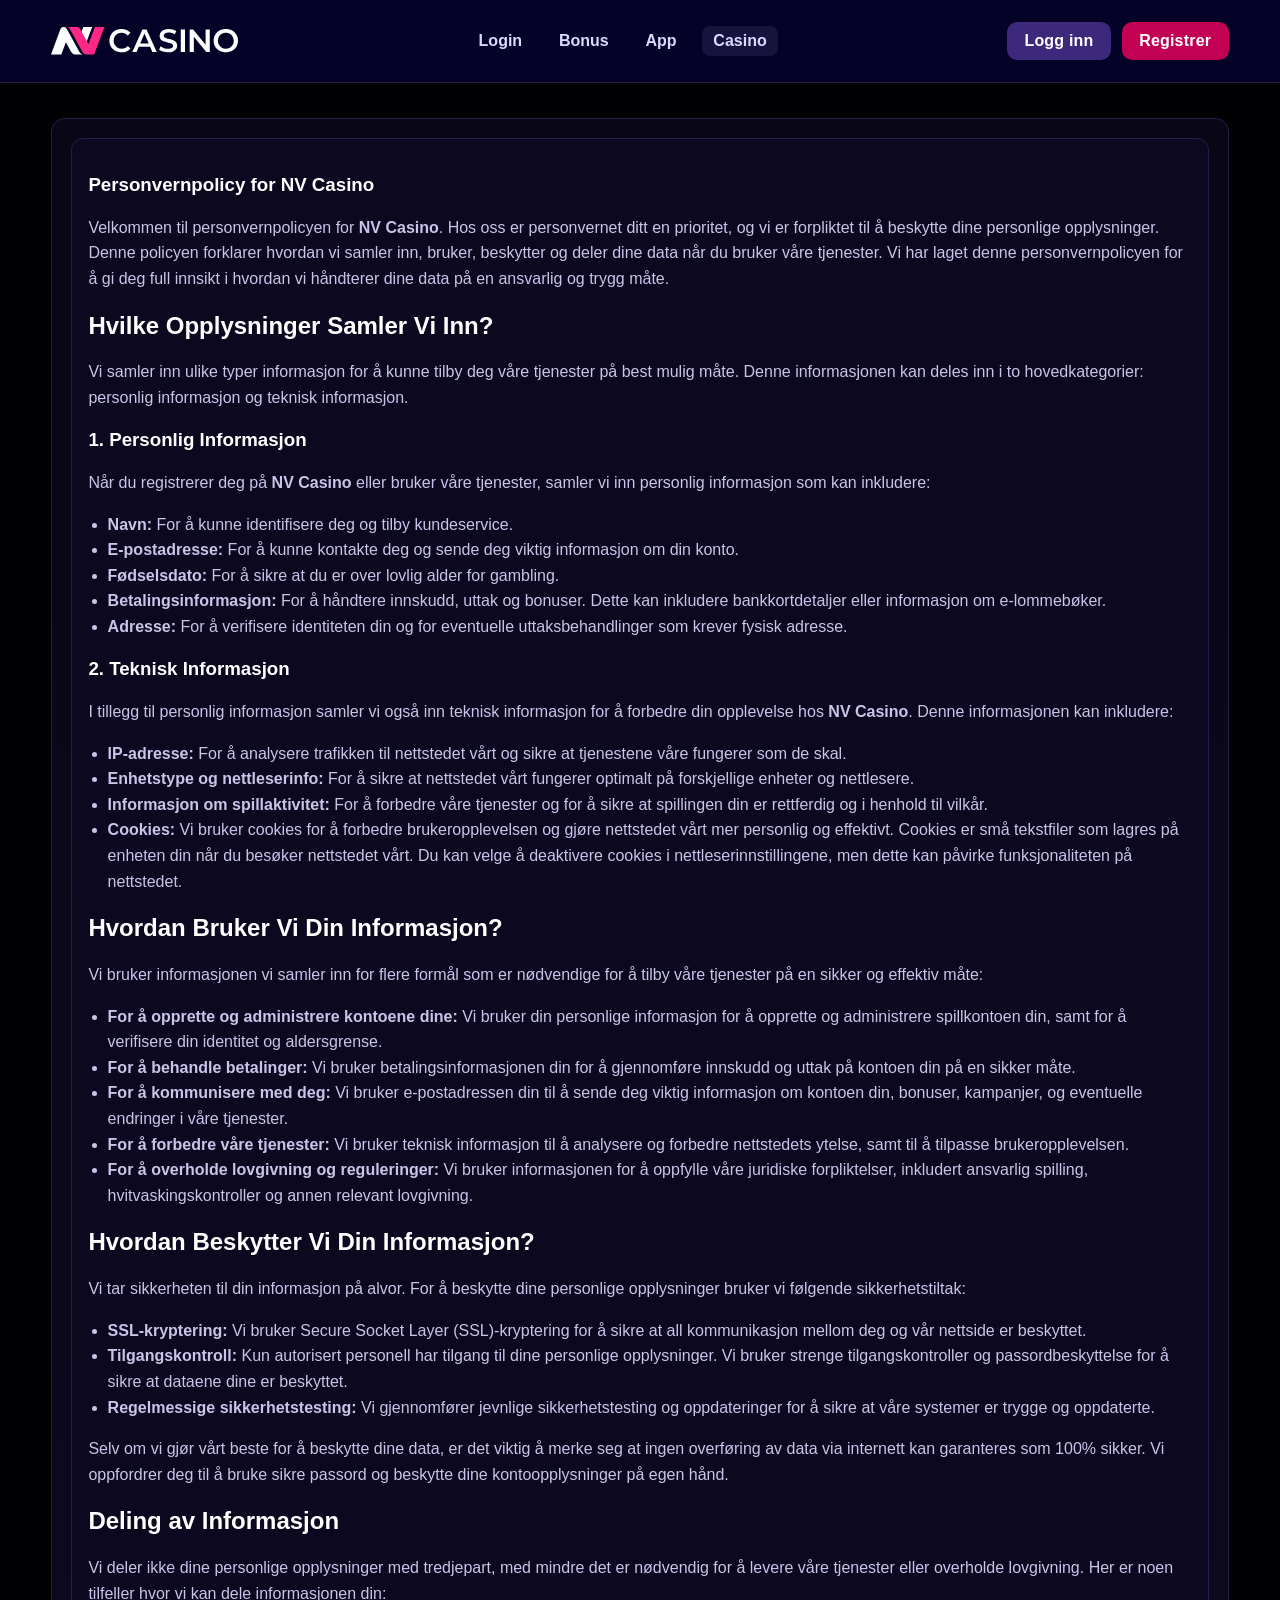
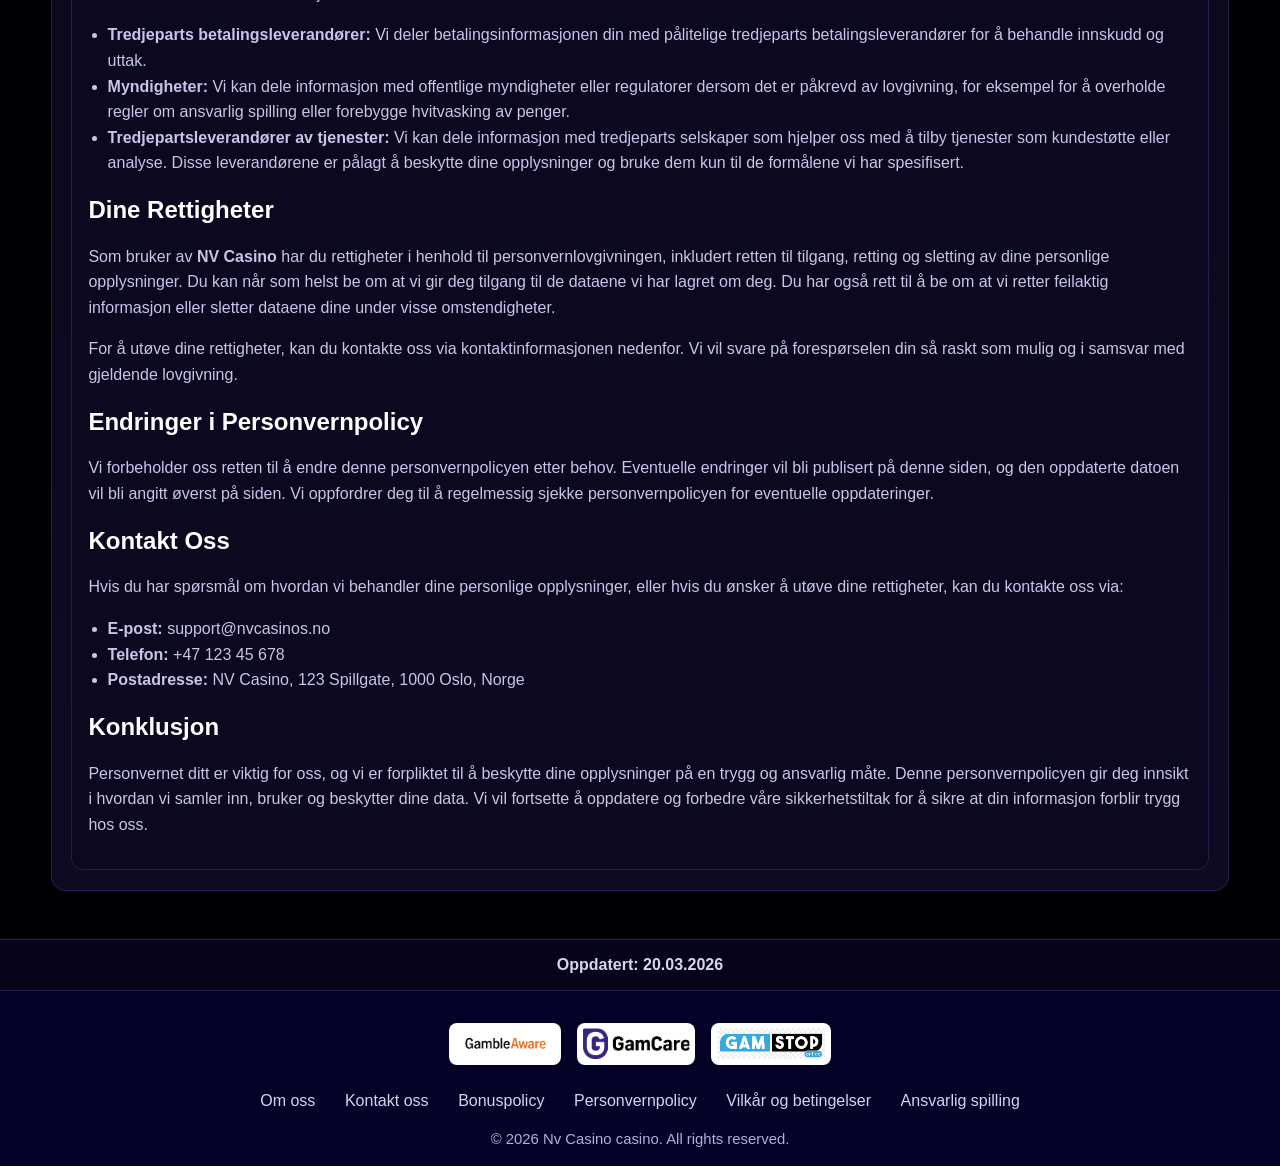
<file: privacy-policy/index.html>
<!doctype html>
<html lang="nb">
<head>
  <meta charset="UTF-8" />
  <meta name="viewport" content="width=device-width, initial-scale=1.0" />
  <meta name="description" content="Les vår personvernpolicy for å forstå hvordan vi samler inn, bruker og beskytter dine personlige data hos NV Casino. Din sikkerhet og personvern er vår høyeste prioritet." />
  <title>Personvernpolicy - NV Casino</title>
  <link rel="icon" type="image/svg+xml" href="../icon.svg" />
  <link rel="stylesheet" href="../internal-pages.css" />
</head>
<body>
  <header>
    <div class="container header-inner">
      <a class="logo" href="../">
        <img src="../nvcasino logo.svg" alt="NV Casino logo" />
      </a>

      <nav class="main-nav" aria-label="Main navigation">
        <a href="../login/">Login</a>
        <a href="../bonus/">Bonus</a>
        <a href="../app/">App</a>
        <a href="/" class="active">Casino</a>
      </nav>

      <div class="auth-buttons">
        <a class="btn btn-login" href="../login/">Logg inn</a>
        <a class="btn btn-register" href="/go/">Registrer</a>
      </div>
    </div>
  </header>

  <main>
    <section class="page-content">
      <div class="container">
        <div class="rich-content">
<section>
  <h1>Personvernpolicy for NV Casino</h1>
  <p>Velkommen til personvernpolicyen for <strong>NV Casino</strong>. Hos oss er personvernet ditt en prioritet, og vi er forpliktet til å beskytte dine personlige opplysninger. Denne policyen forklarer hvordan vi samler inn, bruker, beskytter og deler dine data når du bruker våre tjenester. Vi har laget denne personvernpolicyen for å gi deg full innsikt i hvordan vi håndterer dine data på en ansvarlig og trygg måte.</p>
  <h2>Hvilke Opplysninger Samler Vi Inn?</h2>
  <p>Vi samler inn ulike typer informasjon for å kunne tilby deg våre tjenester på best mulig måte. Denne informasjonen kan deles inn i to hovedkategorier: personlig informasjon og teknisk informasjon.</p>
  <h3>1. Personlig Informasjon</h3>
  <p>Når du registrerer deg på <strong>NV Casino</strong> eller bruker våre tjenester, samler vi inn personlig informasjon som kan inkludere:</p>
  <ul>
    <li><strong>Navn:</strong> For å kunne identifisere deg og tilby kundeservice.</li>
    <li><strong>E-postadresse:</strong> For å kunne kontakte deg og sende deg viktig informasjon om din konto.</li>
    <li><strong>Fødselsdato:</strong> For å sikre at du er over lovlig alder for gambling.</li>
    <li><strong>Betalingsinformasjon:</strong> For å håndtere innskudd, uttak og bonuser. Dette kan inkludere bankkortdetaljer eller informasjon om e-lommebøker.</li>
    <li><strong>Adresse:</strong> For å verifisere identiteten din og for eventuelle uttaksbehandlinger som krever fysisk adresse.</li>
  </ul>
  <h3>2. Teknisk Informasjon</h3>
  <p>I tillegg til personlig informasjon samler vi også inn teknisk informasjon for å forbedre din opplevelse hos <strong>NV Casino</strong>. Denne informasjonen kan inkludere:</p>
  <ul>
    <li><strong>IP-adresse:</strong> For å analysere trafikken til nettstedet vårt og sikre at tjenestene våre fungerer som de skal.</li>
    <li><strong>Enhetstype og nettleserinfo:</strong> For å sikre at nettstedet vårt fungerer optimalt på forskjellige enheter og nettlesere.</li>
    <li><strong>Informasjon om spillaktivitet:</strong> For å forbedre våre tjenester og for å sikre at spillingen din er rettferdig og i henhold til vilkår.</li>
    <li><strong>Cookies:</strong> Vi bruker cookies for å forbedre brukeropplevelsen og gjøre nettstedet vårt mer personlig og effektivt. Cookies er små tekstfiler som lagres på enheten din når du besøker nettstedet vårt. Du kan velge å deaktivere cookies i nettleserinnstillingene, men dette kan påvirke funksjonaliteten på nettstedet.</li>
  </ul>
  <h2>Hvordan Bruker Vi Din Informasjon?</h2>
  <p>Vi bruker informasjonen vi samler inn for flere formål som er nødvendige for å tilby våre tjenester på en sikker og effektiv måte:</p>
  <ul>
    <li><strong>For å opprette og administrere kontoene dine:</strong> Vi bruker din personlige informasjon for å opprette og administrere spillkontoen din, samt for å verifisere din identitet og aldersgrense.</li>
    <li><strong>For å behandle betalinger:</strong> Vi bruker betalingsinformasjonen din for å gjennomføre innskudd og uttak på kontoen din på en sikker måte.</li>
    <li><strong>For å kommunisere med deg:</strong> Vi bruker e-postadressen din til å sende deg viktig informasjon om kontoen din, bonuser, kampanjer, og eventuelle endringer i våre tjenester.</li>
    <li><strong>For å forbedre våre tjenester:</strong> Vi bruker teknisk informasjon til å analysere og forbedre nettstedets ytelse, samt til å tilpasse brukeropplevelsen.</li>
    <li><strong>For å overholde lovgivning og reguleringer:</strong> Vi bruker informasjonen for å oppfylle våre juridiske forpliktelser, inkludert ansvarlig spilling, hvitvaskingskontroller og annen relevant lovgivning.</li>
  </ul>
  <h2>Hvordan Beskytter Vi Din Informasjon?</h2>
  <p>Vi tar sikkerheten til din informasjon på alvor. For å beskytte dine personlige opplysninger bruker vi følgende sikkerhetstiltak:</p>
  <ul>
    <li><strong>SSL-kryptering:</strong> Vi bruker Secure Socket Layer (SSL)-kryptering for å sikre at all kommunikasjon mellom deg og vår nettside er beskyttet.</li>
    <li><strong>Tilgangskontroll:</strong> Kun autorisert personell har tilgang til dine personlige opplysninger. Vi bruker strenge tilgangskontroller og passordbeskyttelse for å sikre at dataene dine er beskyttet.</li>
    <li><strong>Regelmessige sikkerhetstesting:</strong> Vi gjennomfører jevnlige sikkerhetstesting og oppdateringer for å sikre at våre systemer er trygge og oppdaterte.</li>
  </ul>
  <p>Selv om vi gjør vårt beste for å beskytte dine data, er det viktig å merke seg at ingen overføring av data via internett kan garanteres som 100% sikker. Vi oppfordrer deg til å bruke sikre passord og beskytte dine kontoopplysninger på egen hånd.</p>
  <h2>Deling av Informasjon</h2>
  <p>Vi deler ikke dine personlige opplysninger med tredjepart, med mindre det er nødvendig for å levere våre tjenester eller overholde lovgivning. Her er noen tilfeller hvor vi kan dele informasjonen din:</p>
  <ul>
    <li><strong>Tredjeparts betalingsleverandører:</strong> Vi deler betalingsinformasjonen din med pålitelige tredjeparts betalingsleverandører for å behandle innskudd og uttak.</li>
    <li><strong>Myndigheter:</strong> Vi kan dele informasjon med offentlige myndigheter eller regulatorer dersom det er påkrevd av lovgivning, for eksempel for å overholde regler om ansvarlig spilling eller forebygge hvitvasking av penger.</li>
    <li><strong>Tredjepartsleverandører av tjenester:</strong> Vi kan dele informasjon med tredjeparts selskaper som hjelper oss med å tilby tjenester som kundestøtte eller analyse. Disse leverandørene er pålagt å beskytte dine opplysninger og bruke dem kun til de formålene vi har spesifisert.</li>
  </ul>
  <h2>Dine Rettigheter</h2>
  <p>Som bruker av <strong>NV Casino</strong> har du rettigheter i henhold til personvernlovgivningen, inkludert retten til tilgang, retting og sletting av dine personlige opplysninger. Du kan når som helst be om at vi gir deg tilgang til de dataene vi har lagret om deg. Du har også rett til å be om at vi retter feilaktig informasjon eller sletter dataene dine under visse omstendigheter.</p>
  <p>For å utøve dine rettigheter, kan du kontakte oss via kontaktinformasjonen nedenfor. Vi vil svare på forespørselen din så raskt som mulig og i samsvar med gjeldende lovgivning.</p>
  <h2>Endringer i Personvernpolicy</h2>
  <p>Vi forbeholder oss retten til å endre denne personvernpolicyen etter behov. Eventuelle endringer vil bli publisert på denne siden, og den oppdaterte datoen vil bli angitt øverst på siden. Vi oppfordrer deg til å regelmessig sjekke personvernpolicyen for eventuelle oppdateringer.</p>
  <h2>Kontakt Oss</h2>
  <p>Hvis du har spørsmål om hvordan vi behandler dine personlige opplysninger, eller hvis du ønsker å utøve dine rettigheter, kan du kontakte oss via:</p>
  <ul>
    <li><strong>E-post:</strong> <a href="mailto:support@nvcasinos.no">support@nvcasinos.no</a></li>
    <li><strong>Telefon:</strong> +47 123 45 678</li>
    <li><strong>Postadresse:</strong> NV Casino, 123 Spillgate, 1000 Oslo, Norge</li>
  </ul>
  <h2>Konklusjon</h2>
  <p>Personvernet ditt er viktig for oss, og vi er forpliktet til å beskytte dine opplysninger på en trygg og ansvarlig måte. Denne personvernpolicyen gir deg innsikt i hvordan vi samler inn, bruker og beskytter dine data. Vi vil fortsette å oppdatere og forbedre våre sikkerhetstiltak for å sikre at din informasjon forblir trygg hos oss.</p>
</section>
        </div>
      </div>
    </section>

    <section class="updated" aria-label="updated-date">
      Oppdatert: 20.03.2026
    </section>
  </main>

  <footer>
    <div class="container">
      <div class="trust-logos" aria-label="Trust badges">
        <a href="https://www.begambleaware.org/" target="_blank" rel="noopener noreferrer nofollow"><img src="../trust badges/gambleaware.png" alt="GambleAware" /></a>
        <a href="https://www.gamcare.org.uk/" target="_blank" rel="noopener noreferrer nofollow"><img src="../trust badges/GamCare.png" alt="GamCare" /></a>
        <a href="https://www.gamstop.co.uk/" target="_blank" rel="noopener noreferrer nofollow"><img src="../trust badges/gamstop.png" alt="GAMSTOP" /></a>
      </div>

      <nav class="footer-links" aria-label="Footer links">
        <a href="../about-us/">Om oss</a>
        <a href="../contact-us/">Kontakt oss</a>
        <a href="../bonus-policy/">Bonuspolicy</a>
        <a href="../privacy-policy/">Personvernpolicy</a>
        <a href="../terms-and-conditions/">Vilkår og betingelser</a>
        <a href="../responsible-gambling/">Ansvarlig spilling</a>
      </nav>

      <p class="copyright">© 2026 Nv Casino casino. All rights reserved.</p>
    </div>
  </footer>
</body>
</html>
</file>
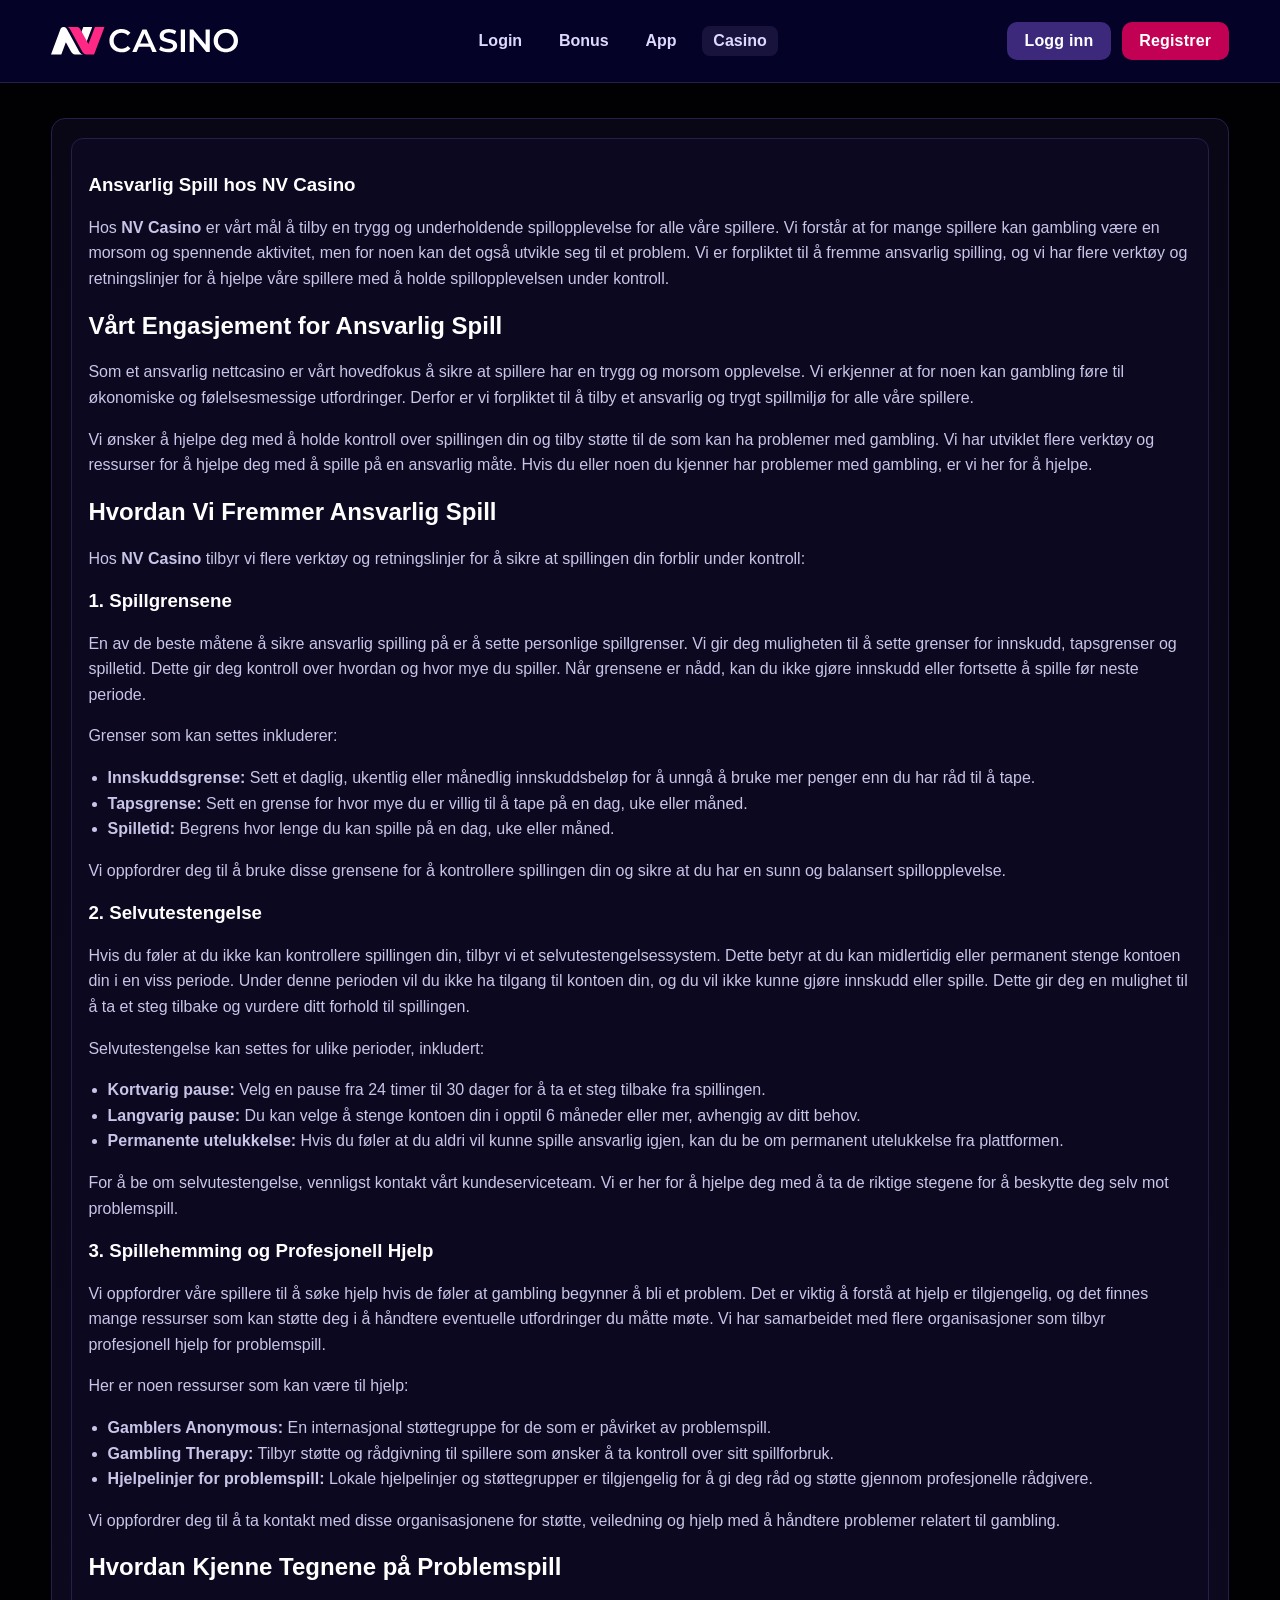
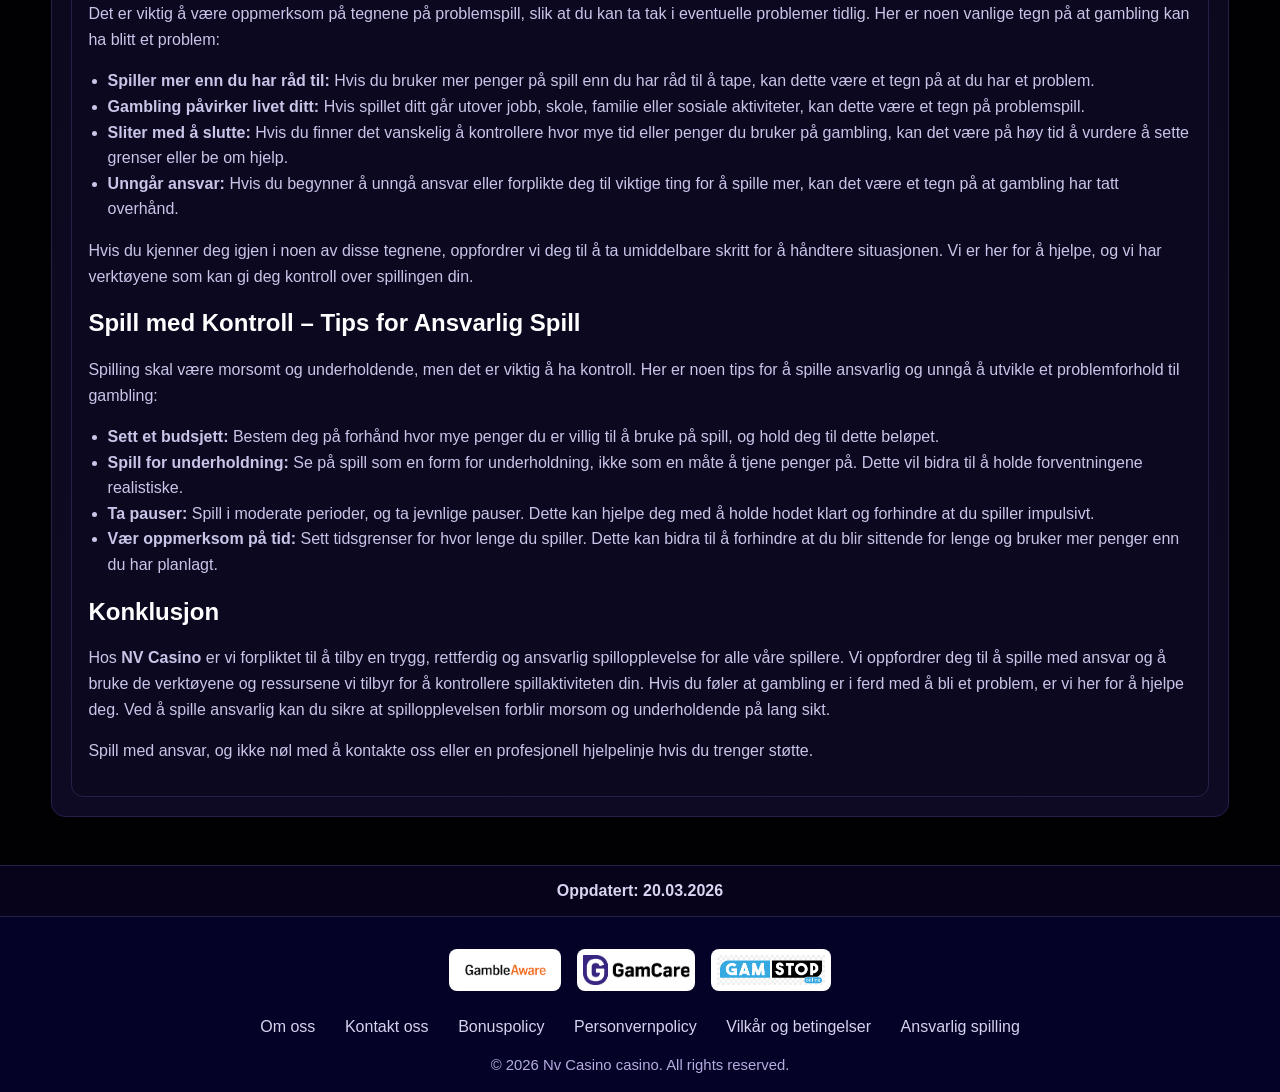
<file: responsible-gambling/index.html>
<!doctype html>
<html lang="nb">
<head>
  <meta charset="UTF-8" />
  <meta name="viewport" content="width=device-width, initial-scale=1.0" />
  <meta name="description" content="Les vår ansvarlige spillpolicy hos NV Casino. Vi tilbyr verktøy og ressurser for å hjelpe spillere med å kontrollere spillaktiviteten. Spill ansvarlig og trygt." />
  <title>Ansvarlig Spill – NV Casino</title>
  <link rel="icon" type="image/svg+xml" href="../icon.svg" />
  <link rel="stylesheet" href="../internal-pages.css" />
</head>
<body>
  <header>
    <div class="container header-inner">
      <a class="logo" href="../">
        <img src="../nvcasino logo.svg" alt="NV Casino logo" />
      </a>

      <nav class="main-nav" aria-label="Main navigation">
        <a href="../login/">Login</a>
        <a href="../bonus/">Bonus</a>
        <a href="../app/">App</a>
        <a href="/" class="active">Casino</a>
      </nav>

      <div class="auth-buttons">
        <a class="btn btn-login" href="../login/">Logg inn</a>
        <a class="btn btn-register" href="/go/">Registrer</a>
      </div>
    </div>
  </header>

  <main>
    <section class="page-content">
      <div class="container">
        <div class="rich-content">
<section>
  <h1>Ansvarlig Spill hos NV Casino</h1>
  <p>Hos <strong>NV Casino</strong> er vårt mål å tilby en trygg og underholdende spillopplevelse for alle våre spillere. Vi forstår at for mange spillere kan gambling være en morsom og spennende aktivitet, men for noen kan det også utvikle seg til et problem. Vi er forpliktet til å fremme ansvarlig spilling, og vi har flere verktøy og retningslinjer for å hjelpe våre spillere med å holde spillopplevelsen under kontroll.</p>
  <h2>Vårt Engasjement for Ansvarlig Spill</h2>
  <p>Som et ansvarlig nettcasino er vårt hovedfokus å sikre at spillere har en trygg og morsom opplevelse. Vi erkjenner at for noen kan gambling føre til økonomiske og følelsesmessige utfordringer. Derfor er vi forpliktet til å tilby et ansvarlig og trygt spillmiljø for alle våre spillere.</p>
  <p>Vi ønsker å hjelpe deg med å holde kontroll over spillingen din og tilby støtte til de som kan ha problemer med gambling. Vi har utviklet flere verktøy og ressurser for å hjelpe deg med å spille på en ansvarlig måte. Hvis du eller noen du kjenner har problemer med gambling, er vi her for å hjelpe.</p>
  <h2>Hvordan Vi Fremmer Ansvarlig Spill</h2>
  <p>Hos <strong>NV Casino</strong> tilbyr vi flere verktøy og retningslinjer for å sikre at spillingen din forblir under kontroll:</p>
  <h3>1. Spillgrensene</h3>
  <p>En av de beste måtene å sikre ansvarlig spilling på er å sette personlige spillgrenser. Vi gir deg muligheten til å sette grenser for innskudd, tapsgrenser og spilletid. Dette gir deg kontroll over hvordan og hvor mye du spiller. Når grensene er nådd, kan du ikke gjøre innskudd eller fortsette å spille før neste periode.</p>
  <p>Grenser som kan settes inkluderer:</p>
  <ul>
    <li><strong>Innskuddsgrense:</strong> Sett et daglig, ukentlig eller månedlig innskuddsbeløp for å unngå å bruke mer penger enn du har råd til å tape.</li>
    <li><strong>Tapsgrense:</strong> Sett en grense for hvor mye du er villig til å tape på en dag, uke eller måned.</li>
    <li><strong>Spilletid:</strong> Begrens hvor lenge du kan spille på en dag, uke eller måned.</li>
  </ul>
  <p>Vi oppfordrer deg til å bruke disse grensene for å kontrollere spillingen din og sikre at du har en sunn og balansert spillopplevelse.</p>
  <h3>2. Selvutestengelse</h3>
  <p>Hvis du føler at du ikke kan kontrollere spillingen din, tilbyr vi et selvutestengelsessystem. Dette betyr at du kan midlertidig eller permanent stenge kontoen din i en viss periode. Under denne perioden vil du ikke ha tilgang til kontoen din, og du vil ikke kunne gjøre innskudd eller spille. Dette gir deg en mulighet til å ta et steg tilbake og vurdere ditt forhold til spillingen.</p>
  <p>Selvutestengelse kan settes for ulike perioder, inkludert:</p>
  <ul>
    <li><strong>Kortvarig pause:</strong> Velg en pause fra 24 timer til 30 dager for å ta et steg tilbake fra spillingen.</li>
    <li><strong>Langvarig pause:</strong> Du kan velge å stenge kontoen din i opptil 6 måneder eller mer, avhengig av ditt behov.</li>
    <li><strong>Permanente utelukkelse:</strong> Hvis du føler at du aldri vil kunne spille ansvarlig igjen, kan du be om permanent utelukkelse fra plattformen.</li>
  </ul>
  <p>For å be om selvutestengelse, vennligst kontakt vårt kundeserviceteam. Vi er her for å hjelpe deg med å ta de riktige stegene for å beskytte deg selv mot problemspill.</p>
  <h3>3. Spillehemming og Profesjonell Hjelp</h3>
  <p>Vi oppfordrer våre spillere til å søke hjelp hvis de føler at gambling begynner å bli et problem. Det er viktig å forstå at hjelp er tilgjengelig, og det finnes mange ressurser som kan støtte deg i å håndtere eventuelle utfordringer du måtte møte. Vi har samarbeidet med flere organisasjoner som tilbyr profesjonell hjelp for problemspill.</p>
  <p>Her er noen ressurser som kan være til hjelp:</p>
  <ul>
    <li><strong>Gamblers Anonymous:</strong> En internasjonal støttegruppe for de som er påvirket av problemspill.</li>
    <li><strong>Gambling Therapy:</strong> Tilbyr støtte og rådgivning til spillere som ønsker å ta kontroll over sitt spillforbruk.</li>
    <li><strong>Hjelpelinjer for problemspill:</strong> Lokale hjelpelinjer og støttegrupper er tilgjengelig for å gi deg råd og støtte gjennom profesjonelle rådgivere.</li>
  </ul>
  <p>Vi oppfordrer deg til å ta kontakt med disse organisasjonene for støtte, veiledning og hjelp med å håndtere problemer relatert til gambling.</p>
  <h2>Hvordan Kjenne Tegnene på Problemspill</h2>
  <p>Det er viktig å være oppmerksom på tegnene på problemspill, slik at du kan ta tak i eventuelle problemer tidlig. Her er noen vanlige tegn på at gambling kan ha blitt et problem:</p>
  <ul>
    <li><strong>Spiller mer enn du har råd til:</strong> Hvis du bruker mer penger på spill enn du har råd til å tape, kan dette være et tegn på at du har et problem.</li>
    <li><strong>Gambling påvirker livet ditt:</strong> Hvis spillet ditt går utover jobb, skole, familie eller sosiale aktiviteter, kan dette være et tegn på problemspill.</li>
    <li><strong>Sliter med å slutte:</strong> Hvis du finner det vanskelig å kontrollere hvor mye tid eller penger du bruker på gambling, kan det være på høy tid å vurdere å sette grenser eller be om hjelp.</li>
    <li><strong>Unngår ansvar:</strong> Hvis du begynner å unngå ansvar eller forplikte deg til viktige ting for å spille mer, kan det være et tegn på at gambling har tatt overhånd.</li>
  </ul>
  <p>Hvis du kjenner deg igjen i noen av disse tegnene, oppfordrer vi deg til å ta umiddelbare skritt for å håndtere situasjonen. Vi er her for å hjelpe, og vi har verktøyene som kan gi deg kontroll over spillingen din.</p>
  <h2>Spill med Kontroll – Tips for Ansvarlig Spill</h2>
  <p>Spilling skal være morsomt og underholdende, men det er viktig å ha kontroll. Her er noen tips for å spille ansvarlig og unngå å utvikle et problemforhold til gambling:</p>
  <ul>
    <li><strong>Sett et budsjett:</strong> Bestem deg på forhånd hvor mye penger du er villig til å bruke på spill, og hold deg til dette beløpet.</li>
    <li><strong>Spill for underholdning:</strong> Se på spill som en form for underholdning, ikke som en måte å tjene penger på. Dette vil bidra til å holde forventningene realistiske.</li>
    <li><strong>Ta pauser:</strong> Spill i moderate perioder, og ta jevnlige pauser. Dette kan hjelpe deg med å holde hodet klart og forhindre at du spiller impulsivt.</li>
    <li><strong>Vær oppmerksom på tid:</strong> Sett tidsgrenser for hvor lenge du spiller. Dette kan bidra til å forhindre at du blir sittende for lenge og bruker mer penger enn du har planlagt.</li>
  </ul>
  <h2>Konklusjon</h2>
  <p>Hos <strong>NV Casino</strong> er vi forpliktet til å tilby en trygg, rettferdig og ansvarlig spillopplevelse for alle våre spillere. Vi oppfordrer deg til å spille med ansvar og å bruke de verktøyene og ressursene vi tilbyr for å kontrollere spillaktiviteten din. Hvis du føler at gambling er i ferd med å bli et problem, er vi her for å hjelpe deg. Ved å spille ansvarlig kan du sikre at spillopplevelsen forblir morsom og underholdende på lang sikt.</p>
  <p>Spill med ansvar, og ikke nøl med å kontakte oss eller en profesjonell hjelpelinje hvis du trenger støtte.</p>
</section>
        </div>
      </div>
    </section>

    <section class="updated" aria-label="updated-date">
      Oppdatert: 20.03.2026
    </section>
  </main>

  <footer>
    <div class="container">
      <div class="trust-logos" aria-label="Trust badges">
        <a href="https://www.begambleaware.org/" target="_blank" rel="noopener noreferrer nofollow"><img src="../trust badges/gambleaware.png" alt="GambleAware" /></a>
        <a href="https://www.gamcare.org.uk/" target="_blank" rel="noopener noreferrer nofollow"><img src="../trust badges/GamCare.png" alt="GamCare" /></a>
        <a href="https://www.gamstop.co.uk/" target="_blank" rel="noopener noreferrer nofollow"><img src="../trust badges/gamstop.png" alt="GAMSTOP" /></a>
      </div>

      <nav class="footer-links" aria-label="Footer links">
        <a href="../about-us/">Om oss</a>
        <a href="../contact-us/">Kontakt oss</a>
        <a href="../bonus-policy/">Bonuspolicy</a>
        <a href="../privacy-policy/">Personvernpolicy</a>
        <a href="../terms-and-conditions/">Vilkår og betingelser</a>
        <a href="../responsible-gambling/">Ansvarlig spilling</a>
      </nav>

      <p class="copyright">© 2026 Nv Casino casino. All rights reserved.</p>
    </div>
  </footer>
</body>
</html>
</file>
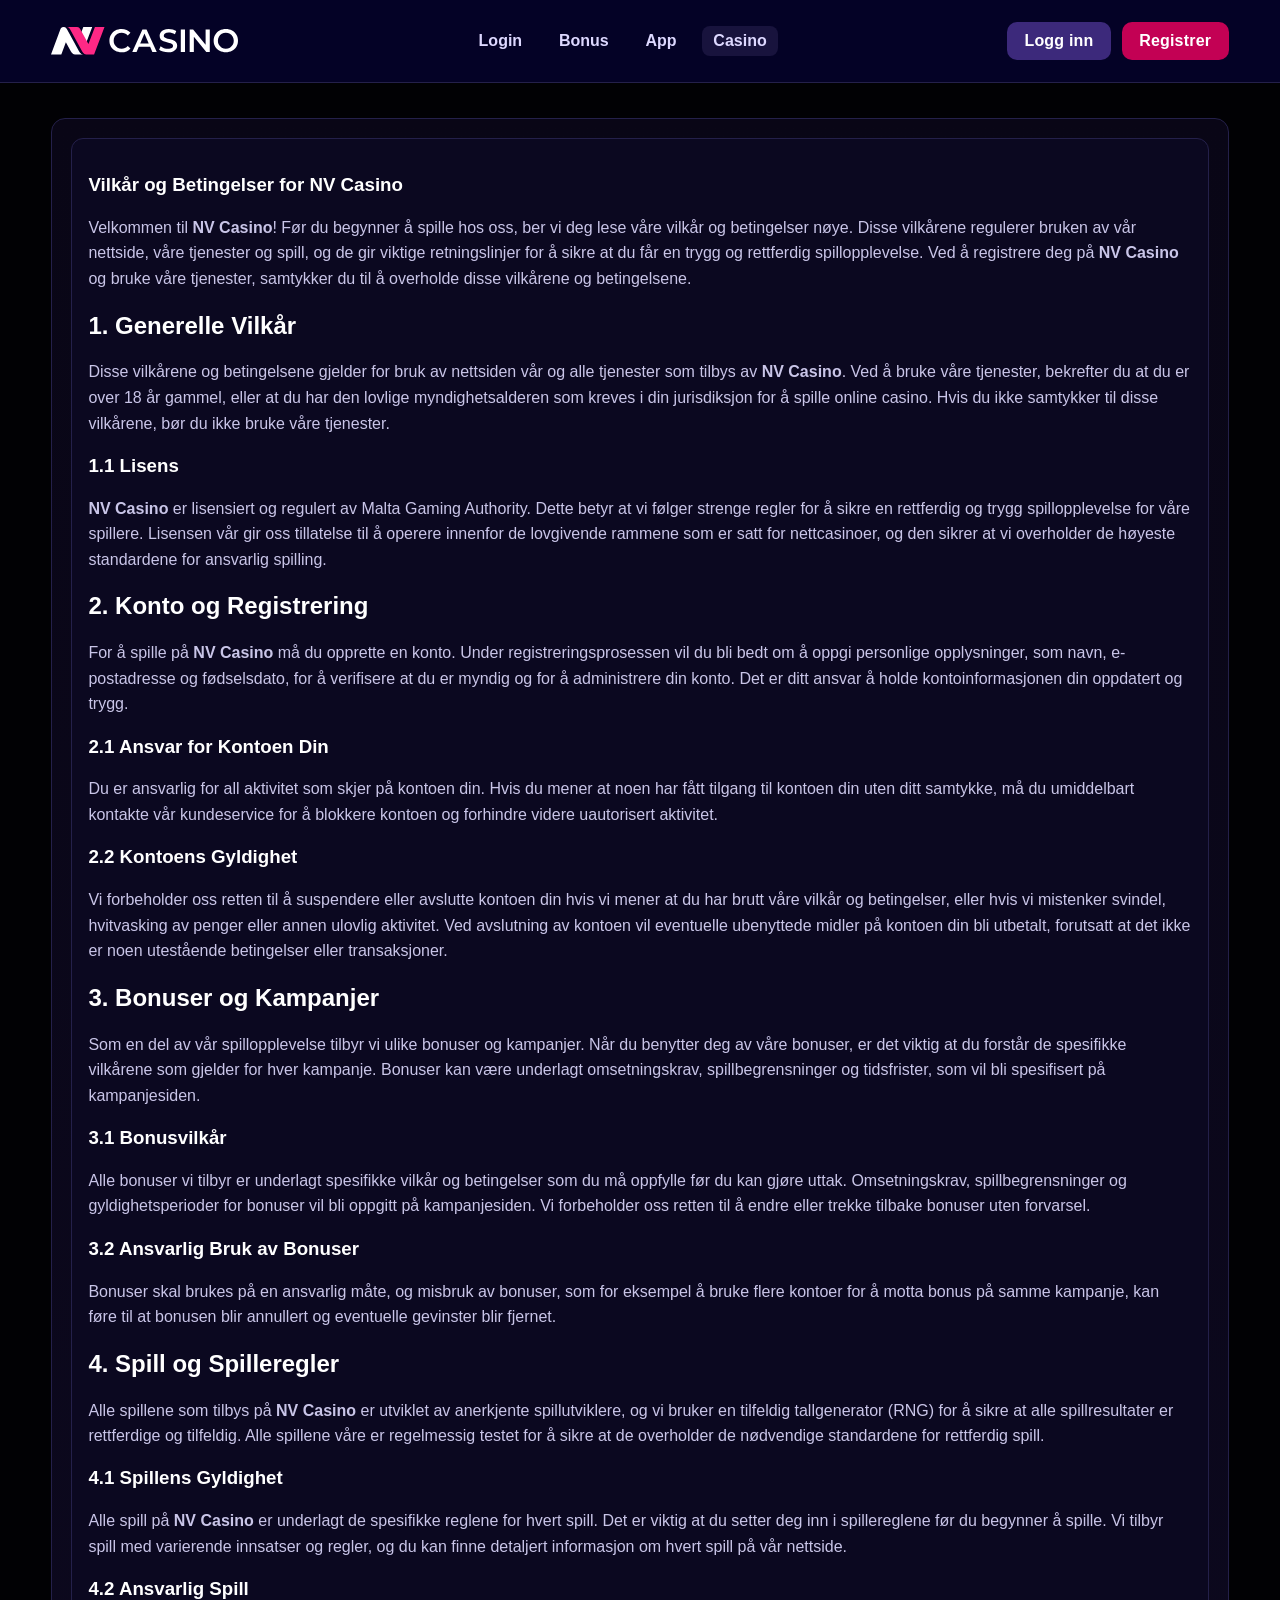
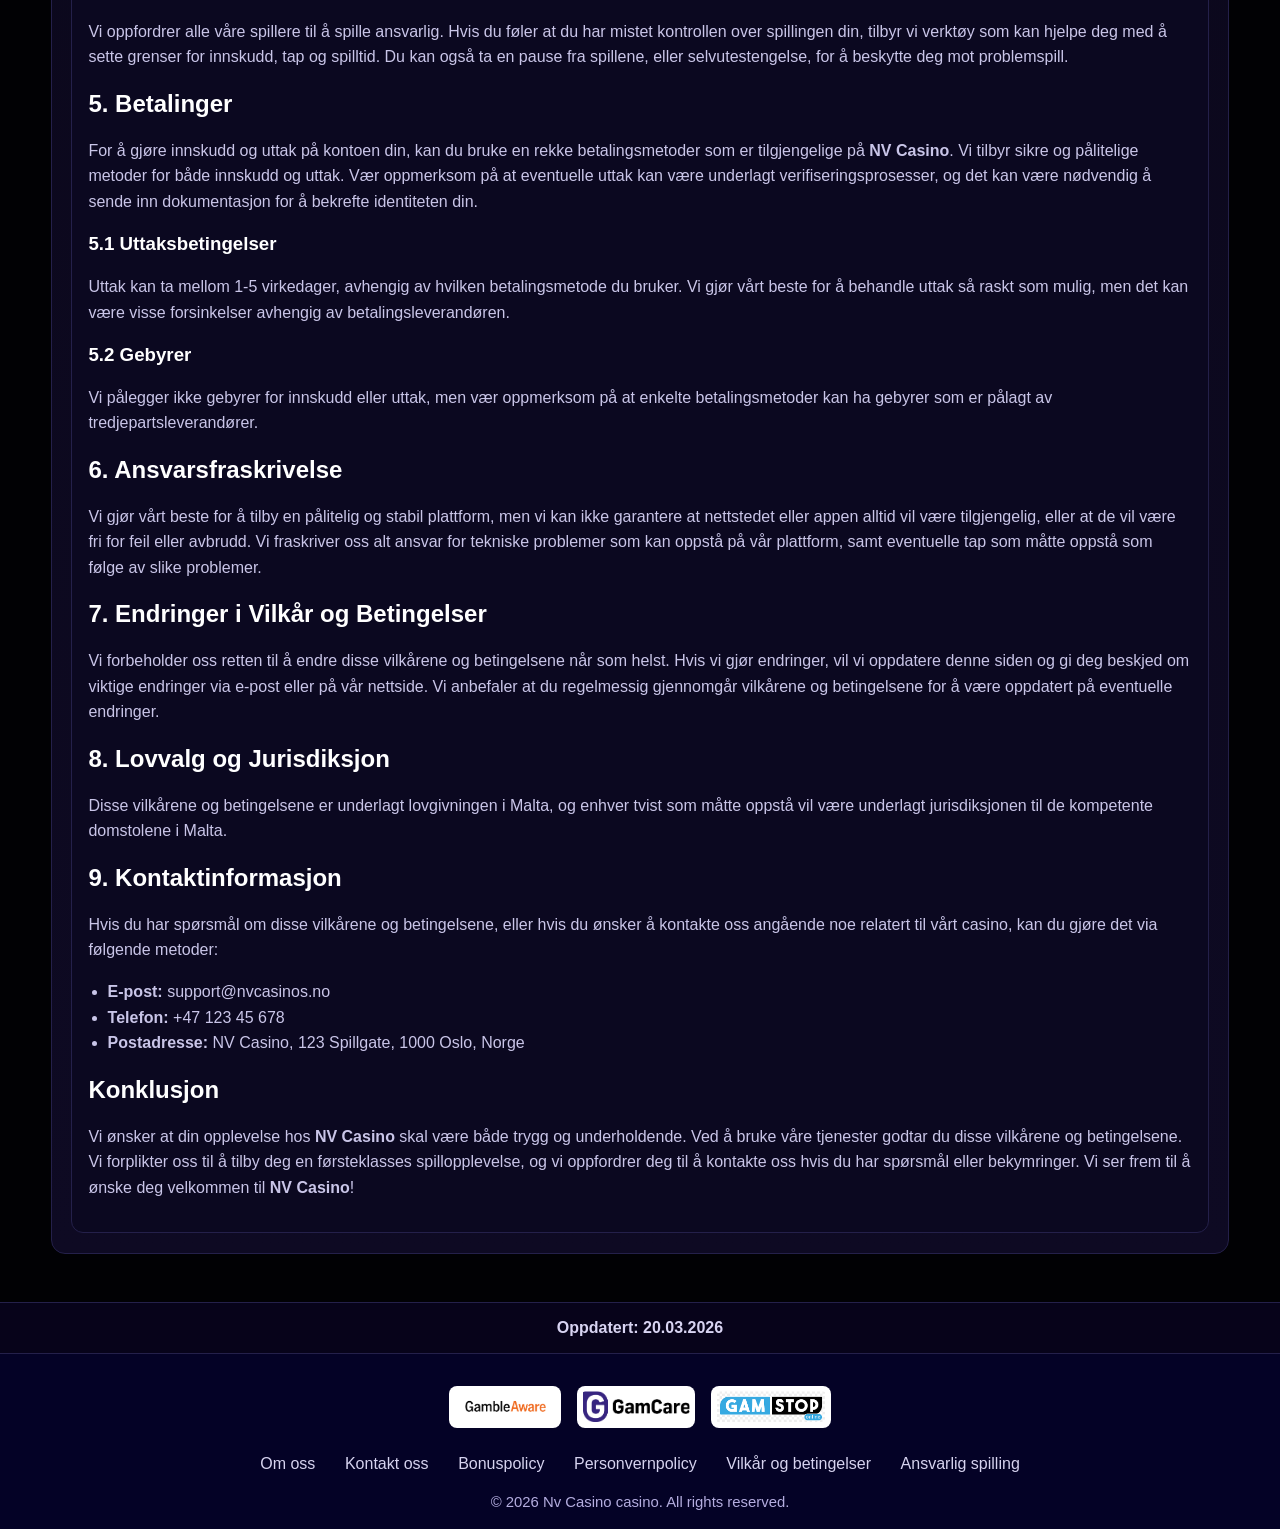
<file: terms-and-conditions/index.html>
<!doctype html>
<html lang="nb">
<head>
  <meta charset="UTF-8" />
  <meta name="viewport" content="width=device-width, initial-scale=1.0" />
  <meta name="description" content="Les våre vilkår og betingelser for å forstå hvordan vi tilbyr våre tjenester hos NV Casino. Finn ut hvordan vi sikrer en trygg og rettferdig spillopplevelse for våre spillere." />
  <title>Vilkår og Betingelser - NV Casino</title>
  <link rel="icon" type="image/svg+xml" href="../icon.svg" />
  <link rel="stylesheet" href="../internal-pages.css" />
</head>
<body>
  <header>
    <div class="container header-inner">
      <a class="logo" href="../">
        <img src="../nvcasino logo.svg" alt="NV Casino logo" />
      </a>

      <nav class="main-nav" aria-label="Main navigation">
        <a href="../login/">Login</a>
        <a href="../bonus/">Bonus</a>
        <a href="../app/">App</a>
        <a href="/" class="active">Casino</a>
      </nav>

      <div class="auth-buttons">
        <a class="btn btn-login" href="../login/">Logg inn</a>
        <a class="btn btn-register" href="/go/">Registrer</a>
      </div>
    </div>
  </header>

  <main>
    <section class="page-content">
      <div class="container">
        <div class="rich-content">
<section>
  <h1>Vilkår og Betingelser for NV Casino</h1>
  <p>Velkommen til <strong>NV Casino</strong>! Før du begynner å spille hos oss, ber vi deg lese våre vilkår og betingelser nøye. Disse vilkårene regulerer bruken av vår nettside, våre tjenester og spill, og de gir viktige retningslinjer for å sikre at du får en trygg og rettferdig spillopplevelse. Ved å registrere deg på <strong>NV Casino</strong> og bruke våre tjenester, samtykker du til å overholde disse vilkårene og betingelsene.</p>
  <h2>1. Generelle Vilkår</h2>
  <p>Disse vilkårene og betingelsene gjelder for bruk av nettsiden vår og alle tjenester som tilbys av <strong>NV Casino</strong>. Ved å bruke våre tjenester, bekrefter du at du er over 18 år gammel, eller at du har den lovlige myndighetsalderen som kreves i din jurisdiksjon for å spille online casino. Hvis du ikke samtykker til disse vilkårene, bør du ikke bruke våre tjenester.</p>
  <h3>1.1 Lisens</h3>
  <p><strong>NV Casino</strong> er lisensiert og regulert av Malta Gaming Authority. Dette betyr at vi følger strenge regler for å sikre en rettferdig og trygg spillopplevelse for våre spillere. Lisensen vår gir oss tillatelse til å operere innenfor de lovgivende rammene som er satt for nettcasinoer, og den sikrer at vi overholder de høyeste standardene for ansvarlig spilling.</p>
  <h2>2. Konto og Registrering</h2>
  <p>For å spille på <strong>NV Casino</strong> må du opprette en konto. Under registreringsprosessen vil du bli bedt om å oppgi personlige opplysninger, som navn, e-postadresse og fødselsdato, for å verifisere at du er myndig og for å administrere din konto. Det er ditt ansvar å holde kontoinformasjonen din oppdatert og trygg.</p>
  <h3>2.1 Ansvar for Kontoen Din</h3>
  <p>Du er ansvarlig for all aktivitet som skjer på kontoen din. Hvis du mener at noen har fått tilgang til kontoen din uten ditt samtykke, må du umiddelbart kontakte vår kundeservice for å blokkere kontoen og forhindre videre uautorisert aktivitet.</p>
  <h3>2.2 Kontoens Gyldighet</h3>
  <p>Vi forbeholder oss retten til å suspendere eller avslutte kontoen din hvis vi mener at du har brutt våre vilkår og betingelser, eller hvis vi mistenker svindel, hvitvasking av penger eller annen ulovlig aktivitet. Ved avslutning av kontoen vil eventuelle ubenyttede midler på kontoen din bli utbetalt, forutsatt at det ikke er noen utestående betingelser eller transaksjoner.</p>
  <h2>3. Bonuser og Kampanjer</h2>
  <p>Som en del av vår spillopplevelse tilbyr vi ulike bonuser og kampanjer. Når du benytter deg av våre bonuser, er det viktig at du forstår de spesifikke vilkårene som gjelder for hver kampanje. Bonuser kan være underlagt omsetningskrav, spillbegrensninger og tidsfrister, som vil bli spesifisert på kampanjesiden.</p>
  <h3>3.1 Bonusvilkår</h3>
  <p>Alle bonuser vi tilbyr er underlagt spesifikke vilkår og betingelser som du må oppfylle før du kan gjøre uttak. Omsetningskrav, spillbegrensninger og gyldighetsperioder for bonuser vil bli oppgitt på kampanjesiden. Vi forbeholder oss retten til å endre eller trekke tilbake bonuser uten forvarsel.</p>
  <h3>3.2 Ansvarlig Bruk av Bonuser</h3>
  <p>Bonuser skal brukes på en ansvarlig måte, og misbruk av bonuser, som for eksempel å bruke flere kontoer for å motta bonus på samme kampanje, kan føre til at bonusen blir annullert og eventuelle gevinster blir fjernet.</p>
  <h2>4. Spill og Spilleregler</h2>
  <p>Alle spillene som tilbys på <strong>NV Casino</strong> er utviklet av anerkjente spillutviklere, og vi bruker en tilfeldig tallgenerator (RNG) for å sikre at alle spillresultater er rettferdige og tilfeldig. Alle spillene våre er regelmessig testet for å sikre at de overholder de nødvendige standardene for rettferdig spill.</p>
  <h3>4.1 Spillens Gyldighet</h3>
  <p>Alle spill på <strong>NV Casino</strong> er underlagt de spesifikke reglene for hvert spill. Det er viktig at du setter deg inn i spillereglene før du begynner å spille. Vi tilbyr spill med varierende innsatser og regler, og du kan finne detaljert informasjon om hvert spill på vår nettside.</p>
  <h3>4.2 Ansvarlig Spill</h3>
  <p>Vi oppfordrer alle våre spillere til å spille ansvarlig. Hvis du føler at du har mistet kontrollen over spillingen din, tilbyr vi verktøy som kan hjelpe deg med å sette grenser for innskudd, tap og spilltid. Du kan også ta en pause fra spillene, eller selvutestengelse, for å beskytte deg mot problemspill.</p>
  <h2>5. Betalinger</h2>
  <p>For å gjøre innskudd og uttak på kontoen din, kan du bruke en rekke betalingsmetoder som er tilgjengelige på <strong>NV Casino</strong>. Vi tilbyr sikre og pålitelige metoder for både innskudd og uttak. Vær oppmerksom på at eventuelle uttak kan være underlagt verifiseringsprosesser, og det kan være nødvendig å sende inn dokumentasjon for å bekrefte identiteten din.</p>
  <h3>5.1 Uttaksbetingelser</h3>
  <p>Uttak kan ta mellom 1-5 virkedager, avhengig av hvilken betalingsmetode du bruker. Vi gjør vårt beste for å behandle uttak så raskt som mulig, men det kan være visse forsinkelser avhengig av betalingsleverandøren.</p>
  <h3>5.2 Gebyrer</h3>
  <p>Vi pålegger ikke gebyrer for innskudd eller uttak, men vær oppmerksom på at enkelte betalingsmetoder kan ha gebyrer som er pålagt av tredjepartsleverandører.</p>
  <h2>6. Ansvarsfraskrivelse</h2>
  <p>Vi gjør vårt beste for å tilby en pålitelig og stabil plattform, men vi kan ikke garantere at nettstedet eller appen alltid vil være tilgjengelig, eller at de vil være fri for feil eller avbrudd. Vi fraskriver oss alt ansvar for tekniske problemer som kan oppstå på vår plattform, samt eventuelle tap som måtte oppstå som følge av slike problemer.</p>
  <h2>7. Endringer i Vilkår og Betingelser</h2>
  <p>Vi forbeholder oss retten til å endre disse vilkårene og betingelsene når som helst. Hvis vi gjør endringer, vil vi oppdatere denne siden og gi deg beskjed om viktige endringer via e-post eller på vår nettside. Vi anbefaler at du regelmessig gjennomgår vilkårene og betingelsene for å være oppdatert på eventuelle endringer.</p>
  <h2>8. Lovvalg og Jurisdiksjon</h2>
  <p>Disse vilkårene og betingelsene er underlagt lovgivningen i Malta, og enhver tvist som måtte oppstå vil være underlagt jurisdiksjonen til de kompetente domstolene i Malta.</p>
  <h2>9. Kontaktinformasjon</h2>
  <p>Hvis du har spørsmål om disse vilkårene og betingelsene, eller hvis du ønsker å kontakte oss angående noe relatert til vårt casino, kan du gjøre det via følgende metoder:</p>
  <ul>
    <li><strong>E-post:</strong> <a href="mailto:support@nvcasinos.no">support@nvcasinos.no</a></li>
    <li><strong>Telefon:</strong> +47 123 45 678</li>
    <li><strong>Postadresse:</strong> NV Casino, 123 Spillgate, 1000 Oslo, Norge</li>
  </ul>
  <h2>Konklusjon</h2>
  <p>Vi ønsker at din opplevelse hos <strong>NV Casino</strong> skal være både trygg og underholdende. Ved å bruke våre tjenester godtar du disse vilkårene og betingelsene. Vi forplikter oss til å tilby deg en førsteklasses spillopplevelse, og vi oppfordrer deg til å kontakte oss hvis du har spørsmål eller bekymringer. Vi ser frem til å ønske deg velkommen til <strong>NV Casino</strong>!</p>
</section>
        </div>
      </div>
    </section>

    <section class="updated" aria-label="updated-date">
      Oppdatert: 20.03.2026
    </section>
  </main>

  <footer>
    <div class="container">
      <div class="trust-logos" aria-label="Trust badges">
        <a href="https://www.begambleaware.org/" target="_blank" rel="noopener noreferrer nofollow"><img src="../trust badges/gambleaware.png" alt="GambleAware" /></a>
        <a href="https://www.gamcare.org.uk/" target="_blank" rel="noopener noreferrer nofollow"><img src="../trust badges/GamCare.png" alt="GamCare" /></a>
        <a href="https://www.gamstop.co.uk/" target="_blank" rel="noopener noreferrer nofollow"><img src="../trust badges/gamstop.png" alt="GAMSTOP" /></a>
      </div>

      <nav class="footer-links" aria-label="Footer links">
        <a href="../about-us/">Om oss</a>
        <a href="../contact-us/">Kontakt oss</a>
        <a href="../bonus-policy/">Bonuspolicy</a>
        <a href="../privacy-policy/">Personvernpolicy</a>
        <a href="../terms-and-conditions/">Vilkår og betingelser</a>
        <a href="../responsible-gambling/">Ansvarlig spilling</a>
      </nav>

      <p class="copyright">© 2026 Nv Casino casino. All rights reserved.</p>
    </div>
  </footer>
</body>
</html>
</file>
<file: internal-pages.css>
:root {
  --bg-main: #010104;
  --bg-header-footer: #040226;
  --accent-main: #c30154;
  --accent-login: #3c297b;
  --text-main: #f4f2ff;
  --text-muted: #c9c5e8;
  --card-bg: #0b0822;
  --border-soft: #24204a;
}

* {
  box-sizing: border-box;
}

html,
body {
  margin: 0;
  padding: 0;
  font-family: "Trebuchet MS", "Segoe UI", sans-serif;
  background: radial-gradient(circle at top, #161030 0%, var(--bg-main) 45%);
  color: var(--text-main);
}

a {
  color: inherit;
  text-decoration: none;
}

img {
  max-width: 100%;
  display: block;
}

.container {
  width: min(1200px, 92vw);
  margin: 0 auto;
}

header {
  background: var(--bg-header-footer);
  border-bottom: 1px solid var(--border-soft);
  position: sticky;
  top: 0;
  z-index: 20;
}

.header-inner {
  min-height: 82px;
  display: flex;
  align-items: center;
  justify-content: space-between;
  gap: 1rem;
  flex-wrap: wrap;
  padding: 0.75rem 0;
}

.logo {
  display: flex;
  align-items: center;
}

.logo img {
  height: 50px;
  width: auto;
}

.main-nav {
  display: flex;
  gap: 0.9rem;
  align-items: center;
  flex-wrap: wrap;
  font-weight: 700;
  color: #ddd8ff;
}

.main-nav a {
  padding: 0.4rem 0.7rem;
  border-radius: 8px;
  transition: background-color 0.2s ease;
}

.main-nav a:hover,
.main-nav a.active {
  background: #18133d;
}

.auth-buttons {
  display: flex;
  gap: 0.65rem;
  align-items: center;
  flex-wrap: wrap;
}

.btn {
  border: 0;
  border-radius: 10px;
  padding: 0.65rem 1.1rem;
  color: #fff;
  font-weight: 800;
  cursor: pointer;
  letter-spacing: 0.2px;
  display: inline-block;
}

.btn-register {
  background: var(--accent-main);
}

.btn-login {
  background: var(--accent-login);
}

main {
  background: var(--bg-main);
  min-height: 62vh;
}

.page-content {
  padding: 2.2rem 0 3rem;
}

.bonus-hero {
  background: #0b0820;
  border: 1px solid var(--border-soft);
  border-radius: 12px;
  padding: 1rem;
  margin-bottom: 1rem;
  text-align: center;
}

.bonus-hero h1 {
  margin: 0 0 1rem;
  font-size: clamp(1.8rem, 4.5vw, 2.8rem);
  letter-spacing: 1px;
  text-transform: uppercase;
  color: #fff;
}

.bonus-hero-banner {
  border-radius: 18px;
  overflow: hidden;
  border: 1px solid var(--border-soft);
  box-shadow: 0 20px 40px rgba(0, 0, 0, 0.45);
}

.bonus-cta-wrap {
  display: flex;
  justify-content: center;
  padding: 1.2rem 0 0.2rem;
}

.bonus-cta {
  background: var(--accent-main);
  color: #fff;
  border: 0;
  border-radius: 999px;
  padding: 0.95rem 2rem;
  font-size: 1.1rem;
  font-weight: 900;
  cursor: pointer;
  animation: pulse-cta 1.6s infinite;
  box-shadow: 0 0 0 0 rgba(195, 1, 84, 0.8);
}

@keyframes pulse-cta {
  0% {
    transform: scale(1);
    box-shadow: 0 0 0 0 rgba(195, 1, 84, 0.75);
  }
  70% {
    transform: scale(1.03);
    box-shadow: 0 0 0 22px rgba(195, 1, 84, 0);
  }
  100% {
    transform: scale(1);
    box-shadow: 0 0 0 0 rgba(195, 1, 84, 0);
  }
}

.rich-content {
  background: linear-gradient(180deg, #090616 0%, #0e0a23 100%);
  border: 1px solid var(--border-soft);
  border-radius: 14px;
  padding: 1.2rem;
}

.login-form-section {
  background: #0b0820;
  border: 1px solid var(--border-soft);
  border-radius: 12px;
  padding: 1rem;
  margin-bottom: 1rem;
}

.login-form-title {
  margin: 0 0 0.35rem;
  color: #fff;
}

.login-form-subtitle {
  margin: 0 0 1rem;
  color: var(--text-muted);
}

.login-form {
  max-width: 540px;
  display: grid;
  gap: 0.85rem;
}

.login-field {
  display: grid;
  gap: 0.35rem;
}

.login-field label {
  font-weight: 700;
  color: #fff;
}

.login-field input {
  width: 100%;
  border: 1px solid var(--border-soft);
  border-radius: 10px;
  background: #141036;
  color: #fff;
  padding: 0.7rem 0.85rem;
}

.login-field input:focus {
  outline: 2px solid #3c297b;
  outline-offset: 1px;
}

.login-form-meta {
  display: flex;
  align-items: center;
  justify-content: space-between;
  gap: 0.8rem;
  flex-wrap: wrap;
}

.login-remember {
  display: inline-flex;
  align-items: center;
  gap: 0.35rem;
  color: var(--text-muted);
  font-size: 0.95rem;
}

.forgot-link {
  color: #d7d1ff;
  font-weight: 700;
}

.forgot-link:hover {
  color: #ffffff;
}

.login-submit {
  background: var(--accent-main);
  color: #fff;
  border: 0;
  border-radius: 10px;
  padding: 0.75rem 1rem;
  font-weight: 800;
  cursor: pointer;
}

.app-download-card {
  background: #0b0820;
  border: 1px solid var(--border-soft);
  border-radius: 12px;
  padding: 1rem;
  margin-bottom: 1rem;
}

.app-download-image {
  border: 1px solid var(--border-soft);
  border-radius: 12px;
  overflow: hidden;
  margin-bottom: 0.9rem;
}

.app-download-image img {
  width: 100%;
  height: auto;
  object-fit: cover;
}

.app-download-buttons {
  display: flex;
  gap: 0.75rem;
  flex-wrap: wrap;
}

.store-btn {
  border: 0;
  border-radius: 10px;
  padding: 0.7rem 1rem;
  font-weight: 800;
  color: #fff;
  display: inline-block;
}

.store-btn.android {
  background: #2e8b57;
}

.store-btn.ios {
  background: #3c297b;
}

.contact-form-card {
  background: #0b0820;
  border: 1px solid var(--border-soft);
  border-radius: 12px;
  padding: 1rem;
  margin-bottom: 1rem;
}

.contact-form-title {
  margin: 0 0 0.35rem;
  color: #fff;
}

.contact-form-subtitle {
  margin: 0 0 1rem;
  color: var(--text-muted);
}

.contact-form {
  max-width: 640px;
  display: grid;
  gap: 0.85rem;
}

.contact-field {
  display: grid;
  gap: 0.35rem;
}

.contact-field label {
  font-weight: 700;
  color: #fff;
}

.contact-field input,
.contact-field textarea,
.contact-field select {
  width: 100%;
  border: 1px solid var(--border-soft);
  border-radius: 10px;
  background: #141036;
  color: #fff;
  padding: 0.7rem 0.85rem;
}

.contact-field textarea {
  min-height: 130px;
  resize: vertical;
}

.contact-field input:focus,
.contact-field textarea:focus,
.contact-field select:focus {
  outline: 2px solid #3c297b;
  outline-offset: 1px;
}

.contact-submit {
  background: var(--accent-main);
  color: #fff;
  border: 0;
  border-radius: 10px;
  padding: 0.75rem 1rem;
  font-weight: 800;
  cursor: pointer;
}

.rich-content section {
  background: #0b0820;
  border: 1px solid var(--border-soft);
  border-radius: 12px;
  padding: 1rem;
  margin-bottom: 1rem;
}

.rich-content section:last-child {
  margin-bottom: 0;
}

.rich-content h1,
.rich-content h2,
.rich-content h3 {
  color: #fff;
}

.rich-content p,
.rich-content li,
.rich-content td,
.rich-content th {
  color: var(--text-muted);
  line-height: 1.6;
}

.rich-content ul,
.rich-content ol {
  padding-left: 1.2rem;
}

.rich-content table {
  width: 100%;
  border-collapse: collapse;
  margin-top: 1rem;
  background: #0b0820;
  border: 1px solid var(--border-soft);
}

.rich-content th,
.rich-content td {
  border: 1px solid var(--border-soft);
  padding: 0.7rem;
  text-align: left;
}

.rich-content th {
  background: #120d31;
  color: #fff;
}

.updated {
  border-top: 1px solid var(--border-soft);
  border-bottom: 1px solid var(--border-soft);
  background: #07031a;
  text-align: center;
  padding: 1rem 0;
  color: #d8d4f2;
  font-weight: 700;
}

footer {
  background: var(--bg-header-footer);
  padding: 2rem 0 1.2rem;
}

.trust-logos {
  display: flex;
  gap: 1rem;
  justify-content: center;
  flex-wrap: wrap;
  margin-bottom: 1.4rem;
}

.trust-logos img {
  height: 42px;
  width: auto;
  background: #fff;
  border-radius: 8px;
  padding: 0.35rem;
}

.footer-links {
  display: flex;
  justify-content: center;
  gap: 0.85rem;
  flex-wrap: wrap;
  margin-bottom: 1rem;
  color: #d6d3ef;
}

.footer-links a {
  padding: 0.3rem 0.5rem;
  border-radius: 6px;
}

.footer-links a:hover {
  background: #17123f;
}

.copyright {
  text-align: center;
  color: #b4addf;
  font-size: 0.93rem;
  margin: 0;
}

@media (max-width: 760px) {
  .header-inner {
    justify-content: center;
  }

  .main-nav,
  .auth-buttons,
  .footer-links {
    justify-content: center;
  }
}
</file>
